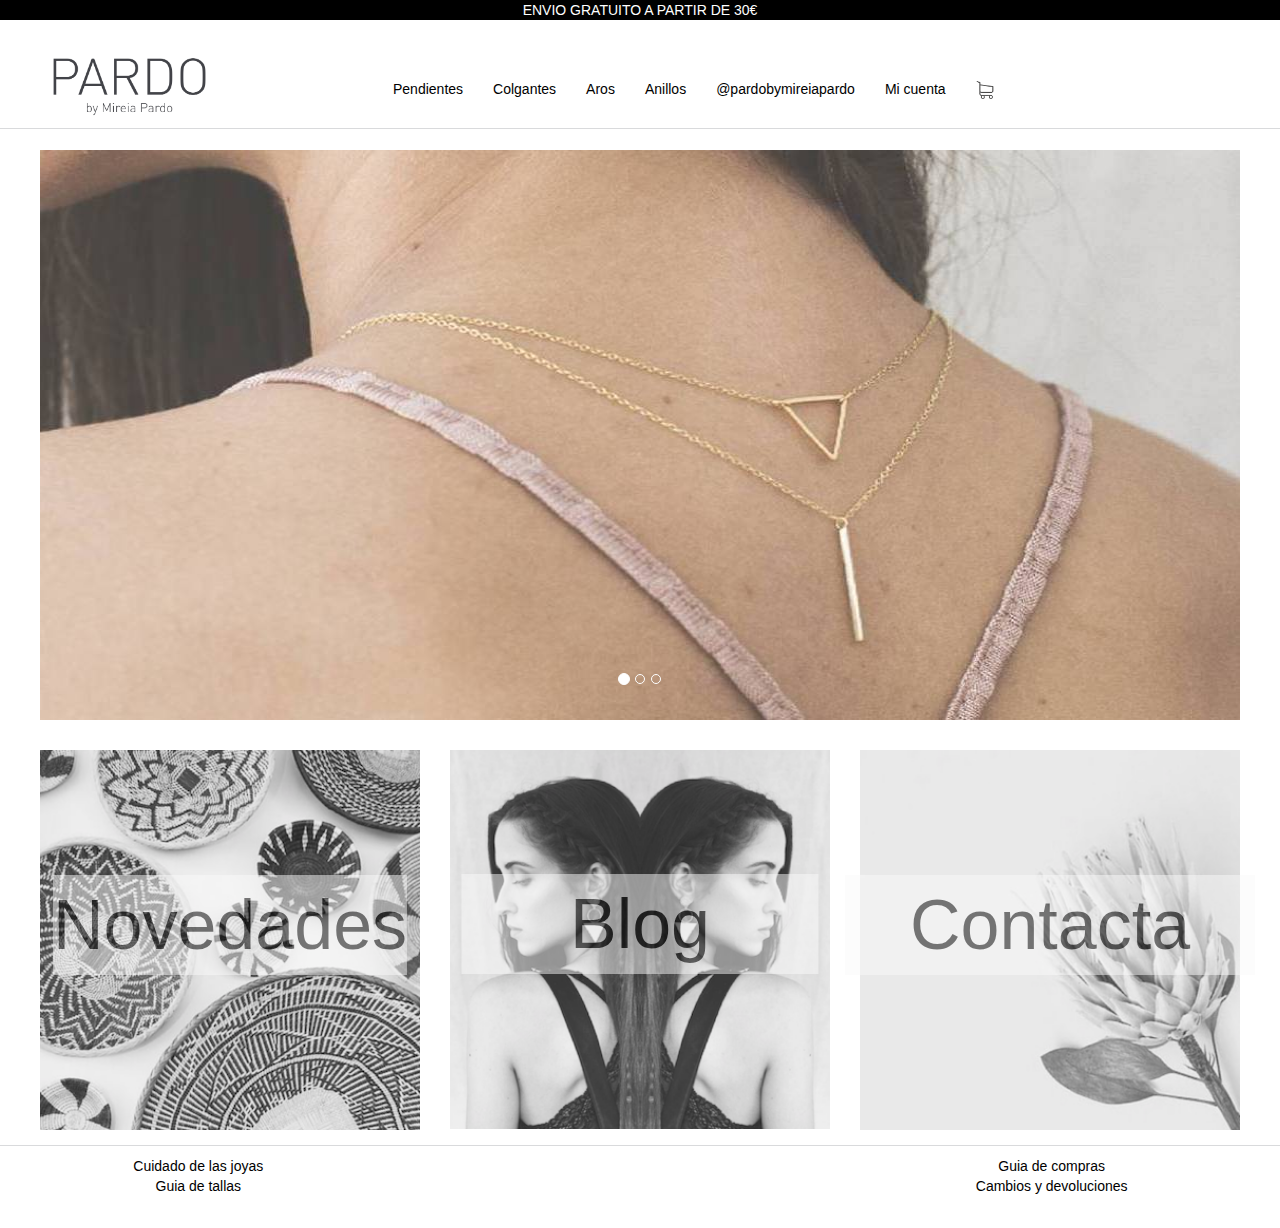
<file: index.html>
<!DOCTYPE html>
<html lang="en-us">

<head>
    <meta charset="UTF-8">
    <meta name="viewport" content="width=device-width, initial-scale=1.0">
    <meta http-equiv="X-UA-Compatible" content="ie=edge">
    <title>Pardo by Mireia</title>
    <link rel="stylesheet" href="dwcdn/css/bootstrap.min.css">
    <link rel="stylesheet" href="dwcdn/css/bootstrap-theme.min.css"> 
    <link rel="stylesheet" href="https://use.fontawesome.com/releases/v5.1.0/css/all.css" integrity="sha384-lKuwvrZot6UHsBSfcMvOkWwlCMgc0TaWr+30HWe3a4ltaBwTZhyTEggF5tJv8tbt" crossorigin="anonymous">
    <link rel="stylesheet" href="css/custom.css" type="text/css" />
</head>

<body>
    <div class="container body">
    <header id="header" class="navbar-fixed-top">
        <div class="banner ">
            <span>ENVIO GRATUITO A PARTIR DE 30€</span>
        </div>
        
        <div class="landing_navbar">
            <div class="row">
                <div class="col-sm-3 col-xs-3">
                    <div id="header_logo">
                            <a href="index.html" target="_self" class="has-category"><img class="logo img-responsive" src="images/logo/logo.png" alt="Pardo by Mireia Pardo" width="200" height="50"></a>
                    </div>
                </div>
                <ul class="nav navbar-nav megamenu">
                    <li class="part"><a href="pendientes.html" target="_self" class="has-category"><span class="menu-title">Pendientes</span></a></li>
                    <li class="part"><a href="colgantes.html" target="_self" class="has-category"><span class="menu-title">Colgantes</span></a></li>
                    <li class="part"><a href="aros.html" target="_self" class="has-category"><span class="menu-title">Aros</span></a></li>
                    <li class="part"><a href="anillos.html" target="_self" class="has-category"><span class="menu-title">Anillos</span></a></li>
                    <li class="part"><a href="shopinsta.html" target="_self" class="has-category"><span class="menu-title">@pardobymireiapardo</span></a></li>
                    <li class="part"><a href="micuenta.html" target="_self" class="has-category"><span class="menu-title"><i class="fas fa-user"></i> Mi cuenta</span></a></li>
                    <li class="part"><a href="cartex.html" target="_self" class="has-category"><span class="menu-title"><img class='cartmenu' src="images/cart/cart2.png" class='cartmenu' alt="carrito"></span></a></li>

                </ul>
                <div class="dropdown">
                    <button onclick="myFunction()" type="button" class="dropbtn navbar-toggle collapsed"
                    data-toggle="collapse"
                    data-target="#myCollapsingList">
                    <!--creates collapsed menu icon appearance-->
                    <span class="icon-bar"></span>
                    <span class="icon-bar"></span>
                    <span class="icon-bar"></span>
                </button>
                    <div id="myDropdown" class="dropdown-content">
                        <ul class="nav navbar-nav">
                                <li class="part"><a href="pendientes.html" target="_self" class="has-category"><span class="menu-title">Pendientes</span></a></li>
                                <li class="part"><a href="colgantes.html" target="_self" class="has-category"><span class="menu-title">Colgantes</span></a></li>
                                <li class="part"><a href="aros.html" target="_self" class="has-category"><span class="menu-title">Aros</span></a></li>
                                <li class="part"><a href="anillos.html" target="_self" class="has-category"><span class="menu-title">Anillos</span></a></li>
                                <li class="part"><a href="shopinsta.html" target="_self" class="has-category"><span class="menu-title">@pardobymireiapardo</span></a></li>
                                <li class="part"><a href="micuenta.html" target="_self" class="has-category"><span class="menu-title"><i class="fas fa-user"></i> Mi cuenta</span></a></li>
                                <li class="part"><a href="cartex.html" target="_self" class="has-category"><span class="menu-title"><img class='cartmenu' src="images/cart/cart2.png" alt="carrito"></span></a></li>

                        </ul>
                    </div>
                </div>
                <script>
                    /* When the user clicks on the button, 
                    toggle between hiding and showing the dropdown content */
                    function myFunction() {
                        document.getElementById("myDropdown").classList.toggle("show");
                    }
                    // Close the dropdown if the user clicks outside of it
                    window.onclick = function(event) {
                        if (!event.target.matches('.dropbtn')) {

                            var dropdowns = document.getElementsByClassName("dropdown-content");
                            var i;
                            for (i = 0; i < dropdowns.length; i++) {
                                var openDropdown = dropdowns[i];
                                if (openDropdown.classList.contains('show')) {
                                    openDropdown.classList.remove('show');
                                }
                            }
                        }
                    }
                </script>
            </div>
            <hr>
        </div>
    </header>
    <div class='navbar_adjust'></div>
    <div class="container main_content">
        <div class="row carousel_container">
            <div class="col-md-12">
                <!--SLIDING IMAGES-->
                <div id="carousel_id" class="carousel slide" data-ride="carousel">
                <!-- Indicators -->
                <ol class="carousel-indicators">
                    <li data-target="#carousel_id" data-slide-to="0" class="active"></li>
                    <li data-target="#carousel_id" data-slide-to="1"></li>
                    <li data-target="#carousel_id" data-slide-to="2"></li>
                </ol>
                <div class="carousel-inner" role="listbox">
                    <div class="item active">
                        <img src="images/carousel/carr1.jpg">
                    </div>
                    <div class="item">
                        <img src="images/carousel/carr2.jpg">
                    </div>
                    <div class="item">
                        <img src="images/carousel/carr3.jpg">
                    </div>
                </div>
            </div>
        </div>
        
        <div class="container b_w_img">
                <div class="row">
                    <div class="col-sm-4 bw" ><a href="novedades.html"><img id='bw1' src="images/bw_img/bw1.png" width='100%' alt=""><div class="bwtext">Novedades</div></a></div>
                    <div class="col-sm-4 bw" ><a href="blog.html"><img id='bw2' src="images/bw_img/bw2.png" width='100%' alt=""><div style='padding: 0px 1.55em;'class="bwtext">Blog</div></a></div>
                    <div class="col-sm-4 bw" ><a class='contact' href="#contactForm" target="_self" class="has-category"><img id='bw3' src="images/bw_img/bw3.png" width='100%' alt=""><div style='padding: 0px 1em;'class="bwtext">Contacta</div></a></div>
                </div>
        </div>
    </div>
    
</div>

<!--CONTACT FORM POP UP-->
<div class="container contactformbg">
    <div id="contactForm">
        <h1 class='cftitle'>¿Alguna duda?</h1>
        <h4 class='cftitle'>¡Escribenos!</h4>
            <form action='https://formspree.io/mboladop@gmail.com' method="POST">
                <input name="name" placeholder="Nombre" type="text" required />
                <input name="_replyto" placeholder="Email" type="email" required />
                <input name="message" placeholder="Tema" type="text" required />
                <textarea placeholder="Consulta"></textarea>
                <input class="btn btn-success formbtn" type="submit" />
                <input class="btn btn-success formbtn" type="reset" />
            </form>
    </div>
</div>
<!--END CONTACT FORM POP UP-->
    <footer>
        <div class="container footer">
                <hr>
        <div class="inside_footer row">
            <div class="col-sm-4">
                <a target="_blank" href="files/cuidado.pdf">Cuidado de las joyas</a> <br>
                <a target="_blank" href="files/tallas.pdf"> Guia de tallas</a>
            </div>
            <div class="col-sm-4">
                <a target="_blank" href="https://www.instagram.com/pardobymireiapardo" target="_self"><i class="fab fa-instagram fa-1x"></i></a>
                <a target="_blank" href="https://www.facebook.com/mireiapardo" target="_self"><i class="fab fa-facebook-f fa-1x"></i></a>
            </div>
            <div class="col-sm-4">
                <a target="_blank" href="files/compra.pdf"> Guia de compras</a> <br>
                <a target="_blank" href="files/cambios.pdf"> Cambios y devoluciones</a>
            </div>
        </div>
        </div>

    </footer>
</div>
<script type="text/javascript" src="dwcdn/js/jquery-3.3.1.min.js"></script>
<script type="text/javascript" src="dwcdn/js/bootstrap.min.js"></script>
<script>
$(document).ready(function(){
    $("#bw1").hover(
        function() {$(this).attr("src","images/bw_img/c1.png");},
        function() {$(this).attr("src","images/bw_img/bw1.png");
    });
    $("#bw2").hover(
        function() {$(this).attr("src","images/bw_img/c2.png");},
        function() {$(this).attr("src","images/bw_img/bw2.png");
    });
    $("#bw3").hover(
        function() {$(this).attr("src","images/bw_img/c3.png");},
        function() {$(this).attr("src","images/bw_img/bw3.png");
    });
    });

$(function() {

// contact form animations
$('.contact').click(function() {
    $('#contactForm').fadeToggle();
})
$(document).mouseup(function(e) {
    var container = $("#contactForm");

    if (!container.is(e.target) // if the target of the click isn't the container...
        &&
        container.has(e.target).length === 0) // ... nor a descendant of the container
    {
        container.fadeOut();
    }
});

});
</script>
</body>

</html>
</file>
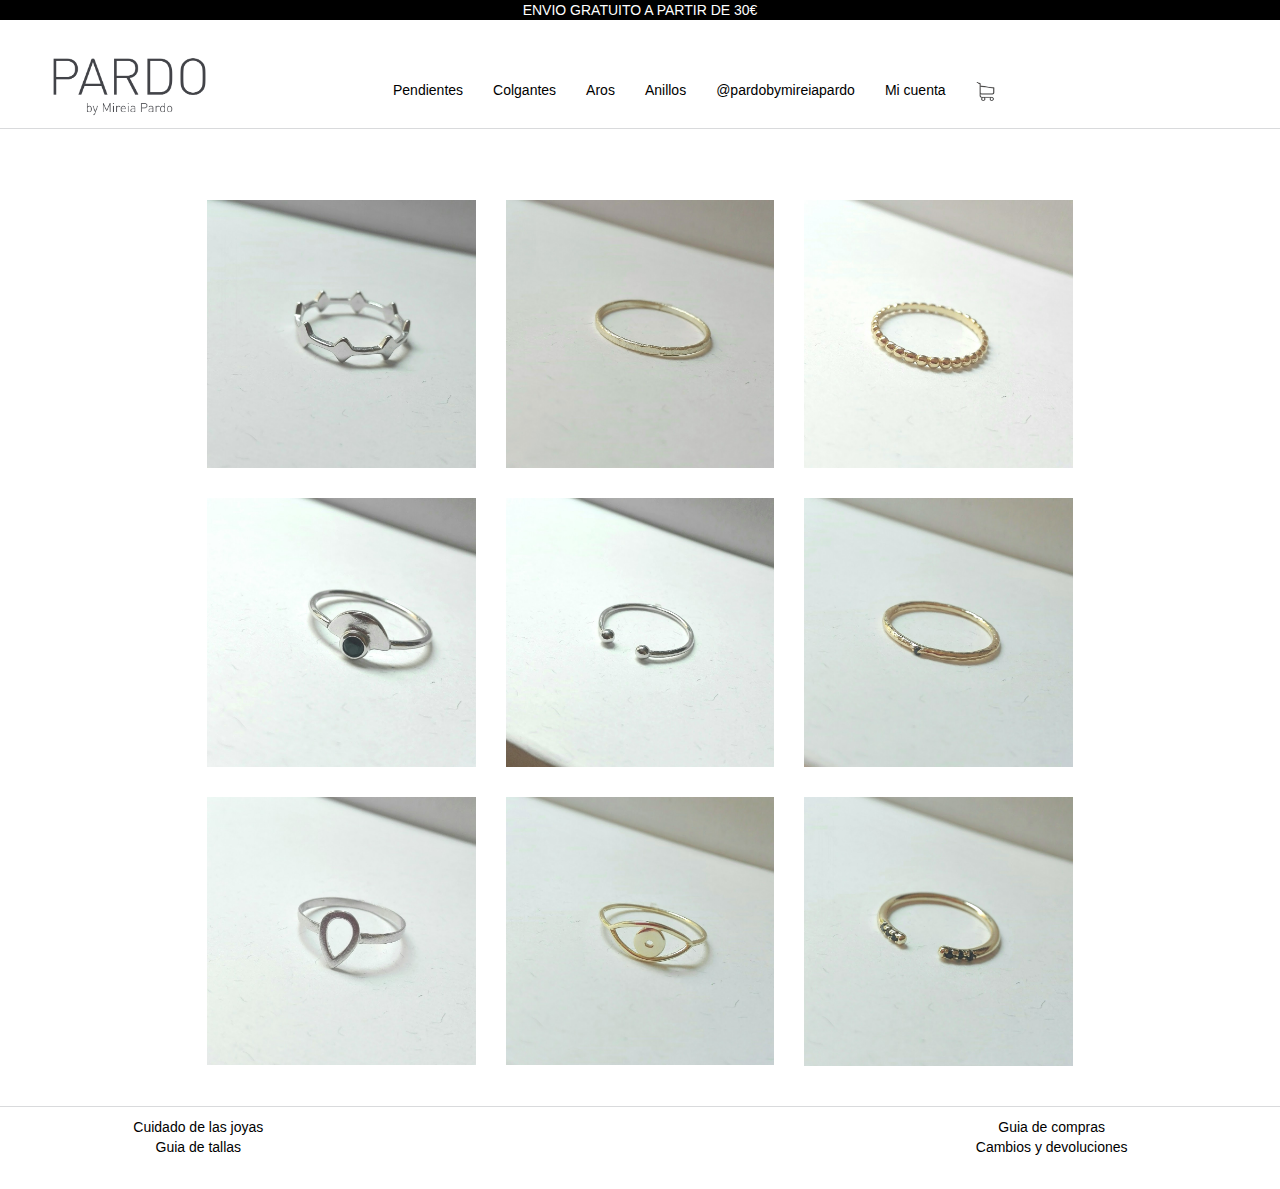
<file: anillos.html>
<!DOCTYPE html>
<html lang="en-us">

<head>
    <meta charset="UTF-8">
    <meta name="viewport" content="width=device-width, initial-scale=1.0">
    <meta http-equiv="X-UA-Compatible" content="ie=edge">
    <title>Pardo by Mireia</title>
    <link rel="stylesheet" href="dwcdn/css/bootstrap.min.css">
    <link rel="stylesheet" href="dwcdn/css/bootstrap-theme.min.css"> 
    <link rel="stylesheet" href="https://use.fontawesome.com/releases/v5.1.0/css/all.css" integrity="sha384-lKuwvrZot6UHsBSfcMvOkWwlCMgc0TaWr+30HWe3a4ltaBwTZhyTEggF5tJv8tbt" crossorigin="anonymous">
    <link rel="stylesheet" href="css/custom.css" type="text/css" />
</head>

<body>
    <div class="container body">
        <header id="header" class="navbar-fixed-top">
            <div class="banner hidden-xs hidden-sm">
                <span>ENVIO GRATUITO A PARTIR DE 30€</span>
            </div>
            <div class="landing_navbar">
                <div class="row">
                    <div class="col-sm-3 col-xs-3">
                        <div id="header_logo">
                            <a href="index.html" target="_self" class="has-category"><img class="logo img-responsive" src="images/logo/logo.png" alt="Pardo by Mireia Pardo" width="200" height="50"></a>
                        </div>
                        </div>
                    <ul class="nav navbar-nav megamenu">
                            <li class="part"><a href="pendientes.html" target="_self" class="has-category"><span class="menu-title">Pendientes</span></a></li>
                            <li class="part"><a href="colgantes.html" target="_self" class="has-category"><span class="menu-title">Colgantes</span></a></li>
                            <li class="part"><a href="aros.html" target="_self" class="has-category"><span class="menu-title">Aros</span></a></li>
                            <li class="part"><a href="anillos.html" target="_self" class="has-category"><span class="menu-title">Anillos</span></a></li>
                            <li class="part"><a href="shopinsta.html" target="_self" class="has-category"><span class="menu-title">@pardobymireiapardo</span></a></li>
                            <li class="part"><a href="micuenta.html" target="_self" class="has-category"><span class="menu-title"><i class="fas fa-user"></i> Mi cuenta</span></a></li>
                            <li class="part"><a href="cartex.html" target="_self" class="has-category"><span class="menu-title"><img   width="60%" src="images/cart/cart2.png" alt="carrito"></span></a></li>

                    </ul>
                    <div class="dropdown">
                        <button onclick="myFunction()" type="button" class="dropbtn navbar-toggle collapsed"
                        data-toggle="collapse"
                        data-target="#myCollapsingList">
                        <!--creates collapsed menu icon appearance-->
                        <span class="icon-bar"></span>
                        <span class="icon-bar"></span>
                        <span class="icon-bar"></span>
                    </button>
                        <div id="myDropdown" class="dropdown-content">
                            <ul class="nav navbar-nav">
                                    <li class="part"><a href="pendientes.html" target="_self" class="has-category"><span class="menu-title">Pendientes</span></a></li>
                                    <li class="part"><a href="colgantes.html" target="_self" class="has-category"><span class="menu-title">Colgantes</span></a></li>
                                    <li class="part"><a href="aros.html" target="_self" class="has-category"><span class="menu-title">Aros</span></a></li>
                                    <li class="part"><a href="anillos.html" target="_self" class="has-category"><span class="menu-title">Anillos</span></a></li>
                                    <li class="part"><a href="shopinsta.html" target="_self" class="has-category"><span class="menu-title">@pardobymireiapardo</span></a></li>
                                    <li class="part"><a href="micuenta.html" target="_self" class="has-category"><span class="menu-title"><i class="fas icons"></i> Mi cuenta</span></a></li>
                                    <li class="part"><a href="cartex.html" target="_self" class="has-category"><span class="menu-title"><img   width="60%" src="images/cart/cart2.png" alt="carrito"></span></a></li>

                            </ul>
                        </div>
                    </div>
                    <script>
                        /* When the user clicks on the button, 
                        toggle between hiding and showing the dropdown content */
                        function myFunction() {
                            document.getElementById("myDropdown").classList.toggle("show");
                        }
                        // Close the dropdown if the user clicks outside of it
                        window.onclick = function(event) {
                            if (!event.target.matches('.dropbtn')) {

                                var dropdowns = document.getElementsByClassName("dropdown-content");
                                var i;
                                for (i = 0; i < dropdowns.length; i++) {
                                    var openDropdown = dropdowns[i];
                                    if (openDropdown.classList.contains('show')) {
                                        openDropdown.classList.remove('show');
                                    }
                                }
                            }
                        }
                    </script>
                </div>
                <hr>
            </div>
        </header>
        <div class='navbar_adjust'></div>
        <div class="container instagram_layout">

        <div class="row top pend">
            <div class="col-sm-4 ig" >
                <div class="container yes">
                    <img src="images/anillos/1.jpg" width='100%' alt="">
                    <div class="overlay2">
                        <div class="icon">
                        <a href="#" title="Add to cart">
                            <img src="images/cart/prodcart2.png"  class="fa icons add" alt="Añadir al carrito">
                        </a>
                        <a href="product.html" title="Product Profile">
                            <img src="images/cart/note2.png"  class="fa icons" alt="">
                        </a>
                    </div>
                    </div>
                </div>
            </div>

            <div class="col-sm-4 ig">
                    <div class="container yes">
                        <img src="images/anillos/10.jpg" width='100%' alt="">
                        <div class="overlay2">
                            <div class="icon">
                            <a href="#" title="Add to cart">
                                <img src="images/cart/prodcart2.png"  class="fa icons add" alt="Añadir al carrito">
                            </a>
                            <a href="product.html" title="Product Profile">
                                <img src="images/cart/note2.png"  class="fa icons" alt="">
                            </a>
                        </div>
                        </div>
                    </div>
                </div>
        
            <div class="col-sm-4 ig">
                <div class="container yes">
                    <img src="images/anillos/3.jpg" width='100%' alt="">
                    <div class="overlay2">
                        <div class="icon">
                            <a href="#" title="Add to cart">
                                <img src="images/cart/prodcart2.png"  class="fa icons add" alt="Añadir al carrito">
                            </a>
                            <a href="product.html" title="Product Profile">
                                <img src="images/cart/note2.png"  class="fa icons" alt="">
                            </a>
                        </div>
                    </div>
                </div>
            </div>
        </div>

    <div class="row 2 pend">
            <div class="col-sm-4 ig">
                    <div class="container yes">
                        <img src="images/anillos/4.jpg" width='100%' alt="">
                        <div class="overlay2">
                            <div class="icon">
                            <a href="#" title="Add to cart">
                                <img src="images/cart/prodcart2.png"  class="fa icons add" alt="Añadir al carrito">
                            </a>
                            <a href="product.html" title="Product Profile">
                                <img src="images/cart/note2.png"  class="fa icons" alt="">
                            </a>
                        </div>
                        </div>
                    </div>
                </div>
            
        <div class="col-sm-4 ig">
                <div class="container yes">
                    <img src="images/anillos/5.jpg" width='100%' alt="">
                    <div class="overlay2">
                        <div class="icon">
                        <a href="#" title="Add to cart">
                            <img src="images/cart/prodcart2.png"  class="fa icons add" alt="Añadir al carrito">
                        </a>
                        <a href="product.html" title="Product Profile">
                            <img src="images/cart/note2.png"  class="fa icons" alt="">
                        </a>
                    </div>
                    </div>
                </div>
            </div>        
        <div class="col-sm-4 ig" >
            <div class="container yes">
                <img src="images/anillos/6.jpg" width='100%' alt="">
                <div class="overlay2">
                    <div class="icon">
                    <a href="#" title="Add to cart">
                        <img src="images/cart/prodcart2.png"  class="fa icons add" alt="Añadir al carrito">
                    </a>
                    <a href="product.html" title="Product Profile">
                        <img src="images/cart/note2.png"  class="fa icons" alt="">
                    </a>
                </div>
                </div>
            </div>
        </div>
    </div>
    
    <div class="row bottom pend">
            <div class="col-sm-4 ig">
                    <div class="container yes">
                        <img src="images/anillos/7.jpg" width='100%' alt="">
                        <div class="overlay2">
                            <div class="icon">
                            <a href="#" title="Add to cart">
                                <img src="images/cart/prodcart2.png"  class="fa icons add" alt="Añadir al carrito">
                            </a>
                            <a href="product.html" title="Product Profile">
                                <img src="images/cart/note2.png"  class="fa icons" alt="">
                            </a>
                        </div>
                        </div>
                    </div>
                </div>                
            <div class="col-sm-4 ig">
                <div class="container yes">
                    <img src="images/anillos/8.jpg" width='100%' alt="">
                    <div class="overlay2">
                        <div class="icon">
                        <a href="#" title="Add to cart">
                            <img src="images/cart/prodcart2.png"  class="fa icons add" alt="Añadir al carrito">
                        </a>
                        <a href="product.html" title="Product Profile">
                            <img src="images/cart/note2.png"  class="fa icons" alt="">
                        </a>
                    </div>
                    </div>
                </div>
            </div>
    
            <div class="col-sm-4 ig">
                    <div class="container yes">
                        <img src="images/anillos/9.jpg" width='100%' alt="">
                        <div class="overlay2">
                            <div class="icon">
                            <a href="#" title="Add to cart">
                                <img src="images/cart/prodcart2.png"  class="fa icons add" alt="Añadir al carrito">
                            </a>
                            <a href="product.html" title="Product Profile">
                                <img src="images/cart/note2.png"  class="fa icons" alt="">
                            </a>
                        </div>
                        </div>
                    </div>
                </div>    
            </div>
        </div>
        <footer>
        <div class="container footer">
                <hr>
        <div class="inside_footer row">
            <div class="col-sm-4">
                <a target="_blank" href="files/cuidado.pdf">Cuidado de las joyas</a> <br>
                <a target="_blank" href="files/tallas.pdf"> Guia de tallas</a>
            </div>
            <div class="col-sm-4">
                <a target="_blank" href="https://www.instagram.com/pardobymireiapardo" target="_self"><i class="fab fa-instagram fa-1x"></i></a>
                <a target="_blank" href="https://www.facebook.com/mireiapardo" target="_self"><i class="fab fa-facebook-f fa-1x"></i></a>
            </div>
            <div class="col-sm-4">
                <a target="_blank" href="files/compra.pdf"> Guia de compras</a> <br>
                <a target="_blank" href="files/cambios.pdf"> Cambios y devoluciones</a>
            </div>
        </div>
        </div>
    
        </footer>       
        
</div>
<script type="text/javascript" src="dwcdn/js/jquery-3.3.1.min.js"></script>
<script type="text/javascript" src="dwcdn/js/bootstrap.min.js"></script>
<script>
    $(document).ready(function(){
        $(".add").click(
            function() {$(this).attr("src","images/cart/prodcart2.png");},
            function() {$(this).attr("src","images/cart/cartadd2.png");
        });
    });
</script>
</body>
</html>
</file>
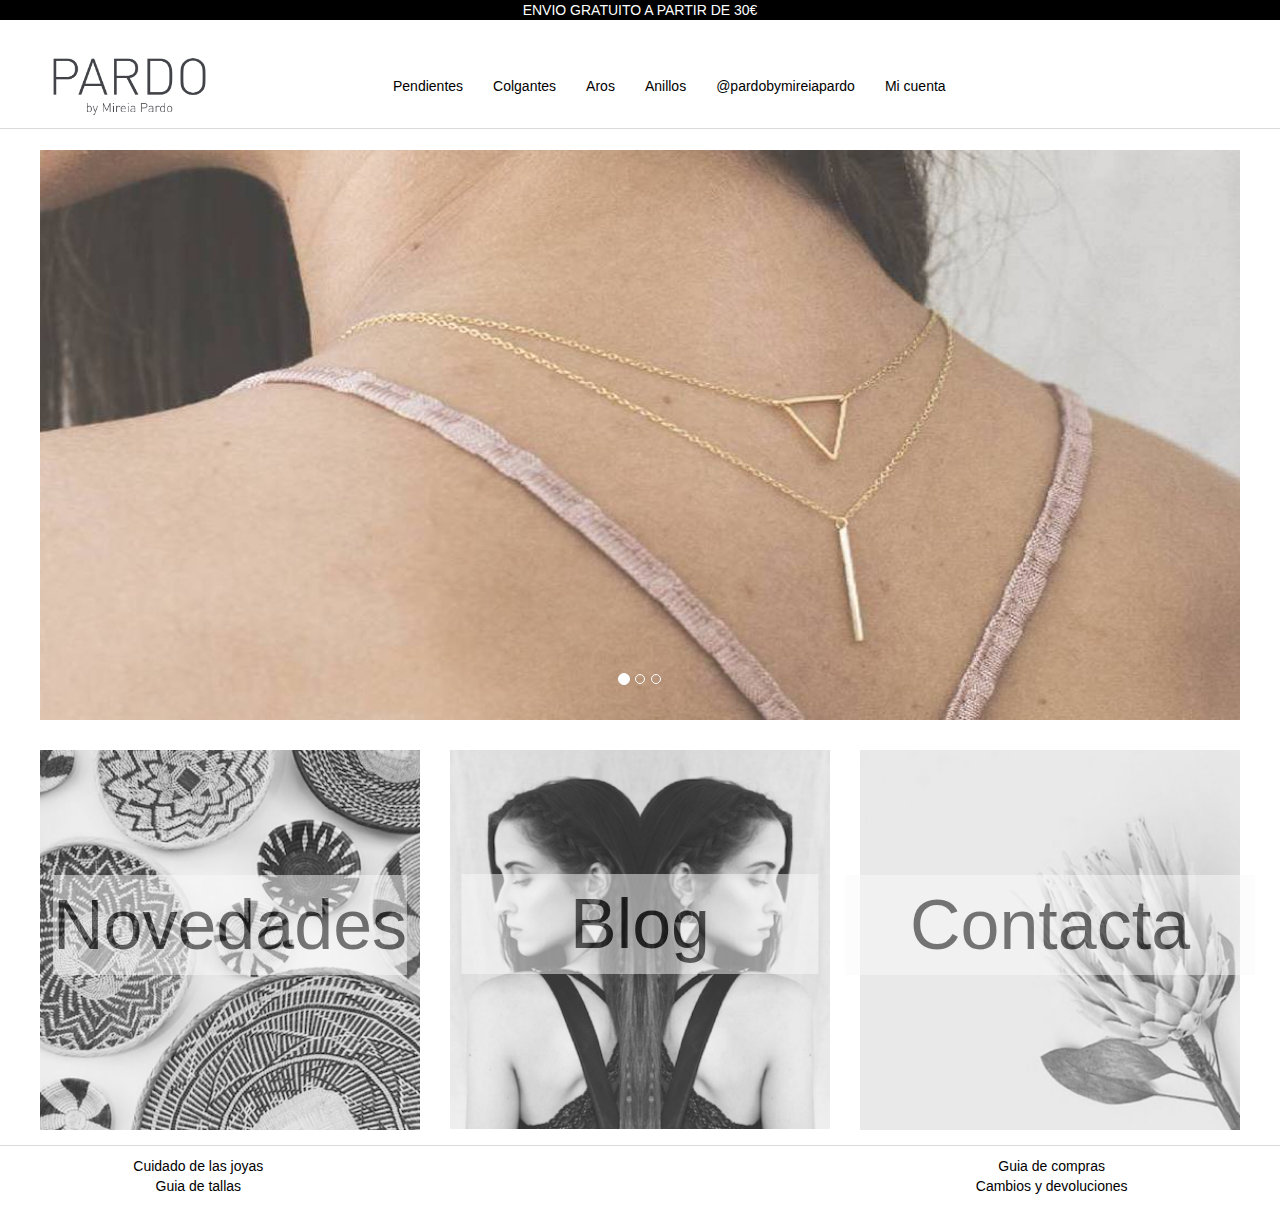
<file: base.html>
<!DOCTYPE html>
<html lang="en-us">

<head>
    <meta charset="UTF-8">
    <meta name="viewport" content="width=device-width, initial-scale=1.0">
    <meta http-equiv="X-UA-Compatible" content="ie=edge">
    <title>Pardo by Mireia</title>
    <link rel="stylesheet" href="dwcdn/css/bootstrap.min.css">
    <link rel="stylesheet" href="dwcdn/css/bootstrap-theme.min.css"> 
    <link rel="stylesheet" href="https://use.fontawesome.com/releases/v5.1.0/css/all.css" integrity="sha384-lKuwvrZot6UHsBSfcMvOkWwlCMgc0TaWr+30HWe3a4ltaBwTZhyTEggF5tJv8tbt" crossorigin="anonymous">
    <link rel="stylesheet" href="css/custom.css" type="text/css" />
</head>

<body>
    <div class="container body">
    <header id="header" class="navbar-fixed-top">
        <div class="banner ">
            <span>ENVIO GRATUITO A PARTIR DE 30€</span>
        </div>
        
        <div class="landing_navbar">
            <div class="row">
                <div class="col-sm-3 col-xs-3">
                    <div id="header_logo">
                            <a href="base.html" target="_self" class="has-category"><img class="logo img-responsive" src="images/logo/logo.png" alt="Pardo by Mireia Pardo" width="200" height="50"></a>
                    </div>
                </div>
                <ul class="nav navbar-nav megamenu">
                    <li class="part"><a href="pendientes.html" target="_self" class="has-category"><span class="menu-title">Pendientes</span></a></li>
                    <li class="part"><a href="colgantes.html" target="_self" class="has-category"><span class="menu-title">Colgantes</span></a></li>
                    <li class="part"><a href="aros.html" target="_self" class="has-category"><span class="menu-title">Aros</span></a></li>
                    <li class="part"><a href="anillos.html" target="_self" class="has-category"><span class="menu-title">Anillos</span></a></li>
                    <li class="part"><a href="shopinsta.html" target="_self" class="has-category"><span class="menu-title">@pardobymireiapardo</span></a></li>
                    <li class="part"><a href="micuenta.html" target="_self" class="has-category"><span class="menu-title"><i class="fas fa-user"></i> Mi cuenta</span></a></li>
                </ul>
                <div class="dropdown">
                    <button onclick="myFunction()" type="button" class="dropbtn navbar-toggle collapsed"
                    data-toggle="collapse"
                    data-target="#myCollapsingList">
                    <!--creates collapsed menu icon appearance-->
                    <span class="icon-bar"></span>
                    <span class="icon-bar"></span>
                    <span class="icon-bar"></span>
                </button>
                    <div id="myDropdown" class="dropdown-content">
                        <ul class="nav navbar-nav">
                                <li class="part"><a href="pendientes.html" target="_self" class="has-category"><span class="menu-title">Pendientes</span></a></li>
                                <li class="part"><a href="colgantes.html" target="_self" class="has-category"><span class="menu-title">Colgantes</span></a></li>
                                <li class="part"><a href="aros.html" target="_self" class="has-category"><span class="menu-title">Aros</span></a></li>
                                <li class="part"><a href="anillos.html" target="_self" class="has-category"><span class="menu-title">Anillos</span></a></li>
                                <li class="part"><a href="shopinsta.html" target="_self" class="has-category"><span class="menu-title">@pardobymireiapardo</span></a></li>
                                <li class="part"><a href="micuenta.html" target="_self" class="has-category"><span class="menu-title"><i class="fas fa-user"></i> Mi cuenta</span></a></li>
                        </ul>
                    </div>
                </div>
                <script>
                    /* When the user clicks on the button, 
                    toggle between hiding and showing the dropdown content */
                    function myFunction() {
                        document.getElementById("myDropdown").classList.toggle("show");
                    }
                    // Close the dropdown if the user clicks outside of it
                    window.onclick = function(event) {
                        if (!event.target.matches('.dropbtn')) {

                            var dropdowns = document.getElementsByClassName("dropdown-content");
                            var i;
                            for (i = 0; i < dropdowns.length; i++) {
                                var openDropdown = dropdowns[i];
                                if (openDropdown.classList.contains('show')) {
                                    openDropdown.classList.remove('show');
                                }
                            }
                        }
                    }
                </script>
            </div>
            <hr>
        </div>
    </header>
    <div class='navbar_adjust'></div>
    <div class="container main_content">
        <div class="row carousel_container">
            <div class="col-md-12">
                <!--SLIDING IMAGES-->
                <div id="carousel_id" class="carousel slide" data-ride="carousel">
                <!-- Indicators -->
                <ol class="carousel-indicators">
                    <li data-target="#carousel_id" data-slide-to="0" class="active"></li>
                    <li data-target="#carousel_id" data-slide-to="1"></li>
                    <li data-target="#carousel_id" data-slide-to="2"></li>
                </ol>
                <div class="carousel-inner" role="listbox">
                    <div class="item active">
                        <img src="images/carousel/carr1.jpg">
                    </div>
                    <div class="item">
                        <img src="images/carousel/carr2.jpg">
                    </div>
                    <div class="item">
                        <img src="images/carousel/carr3.jpg">
                    </div>
                </div>
                <!-- Controls -->
                <!-- <a class="left carousel-control" href="#carousel-example-generic" role="button" data-slide="prev">
                    <span class="glyphicon glyphicon-chevron-left" aria-hidden="true"></span>
                    <span class="sr-only">Previous</span>
                </a>
                <a class="right carousel-control" href="#carousel-example-generic" role="button" data-slide="next">
                    <span class="glyphicon glyphicon-chevron-right" aria-hidden="true"></span>
                    <span class="sr-only">Next</span>
                </a> -->
            </div>
        </div>
        
        <div class="container b_w_img">
                <div class="row">
                    <div class="col-sm-4 bw" ><a href="novedades.html"><img id='bw1' src="images/bw_img/bw1.png" width='100%' alt=""><div class="bwtext">Novedades</div></a></div>
                    <div class="col-sm-4 bw" ><a href="blog.html"><img id='bw2' src="images/bw_img/bw2.png" width='100%' alt=""><div style='padding: 0px 1.55em;'class="bwtext">Blog</div></a></div>
                    <div class="col-sm-4 bw" ><a href="#"><img id='bw3' src="images/bw_img/bw3.png" width='100%' alt=""><div style='padding: 0px 1em;'class="bwtext">Contacta</div></a></div>
                </div>
        </div>
    </div>
    
</div>


    <footer>
        <div class="container footer">
                <hr>
        <div class="inside_footer row">
            <div class="col-sm-4">
                <a target="_blank" href="files/cuidado.pdf">Cuidado de las joyas</a> <br>
                <a target="_blank" href="files/tallas.pdf"> Guia de tallas</a>
            </div>
            <div class="col-sm-4">
                <a target="_blank" href="https://www.instagram.com/pardobymireiapardo" target="_self"><i class="fab fa-instagram fa-1x"></i></a>
                <a target="_blank" href="https://www.facebook.com/mireiapardo" target="_self"><i class="fab fa-facebook-f fa-1x"></i></a>
            </div>
            <div class="col-sm-4">
                <a target="_blank" href="files/compra.pdf"> Guia de compras</a> <br>
                <a target="_blank" href="files/cambios.pdf"> Cambios y devoluciones</a>
            </div>
        </div>
        </div>

    </footer>
</div>
<script type="text/javascript" src="dwcdn/js/jquery-3.3.1.min.js"></script>
<script type="text/javascript" src="dwcdn/js/bootstrap.min.js"></script>
<script>
$(document).ready(function(){
    $("#bw1").hover(
        function() {$(this).attr("src","images/bw_img/c1.png");},
        function() {$(this).attr("src","images/bw_img/bw1.png");
    });
    $("#bw2").hover(
        function() {$(this).attr("src","images/bw_img/c2.png");},
        function() {$(this).attr("src","images/bw_img/bw2.png");
    });
    $("#bw3").hover(
        function() {$(this).attr("src","images/bw_img/c3.png");},
        function() {$(this).attr("src","images/bw_img/bw3.png");
    });
    });

</script>
</body>

</html>
</file>
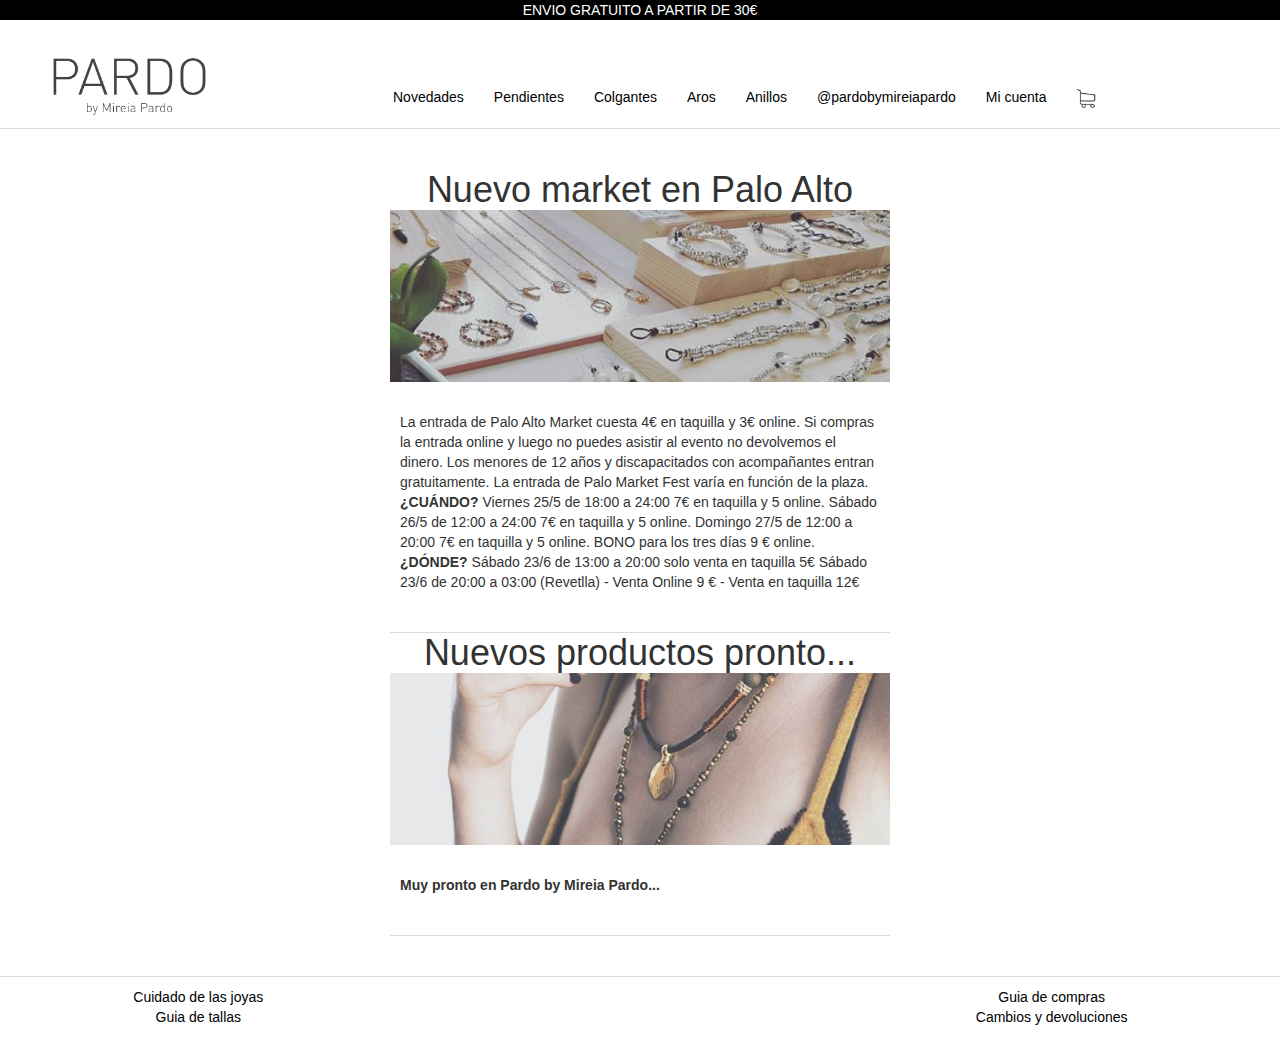
<file: blog.html>
<!DOCTYPE html>
<html lang="en-us">

<head>
    <meta charset="UTF-8">
    <meta name="viewport" content="width=device-width, initial-scale=1.0">
    <meta http-equiv="X-UA-Compatible" content="ie=edge">
    <title>Pardo by Mireia</title>
    <link rel="stylesheet" href="dwcdn/css/bootstrap.min.css">
    <link rel="stylesheet" href="dwcdn/css/bootstrap-theme.min.css"> 
    <link rel="stylesheet" href="https://use.fontawesome.com/releases/v5.1.0/css/all.css" integrity="sha384-lKuwvrZot6UHsBSfcMvOkWwlCMgc0TaWr+30HWe3a4ltaBwTZhyTEggF5tJv8tbt" crossorigin="anonymous">
    <link rel="stylesheet" href="css/custom.css" type="text/css" />
</head>

<body>
    <div class="container body">
    <header id="header" class="navbar-fixed-top">
        <div class="banner hidden-xs hidden-sm">
            <span>ENVIO GRATUITO A PARTIR DE 30€</span>
        </div>
        <div class="landing_navbar">
            <div class="row">
                <div class="col-sm-3 col-xs-3">
                    <div id="header_logo">
                        <a href="index.html" target="_self" class="has-category"><img class="logo img-responsive" src="images/logo/logo.png" alt="Pardo by Mireia Pardo" width="200" height="50"></a>                   
                    </div>
                </div>
                <ul class="nav navbar-nav megamenu">
                        <li class="part"><a href="novedades.html" target="_self" class="has-category"><span class="menu-title">Novedades</span></a></li>
                        <li class="part"><a href="pendientes.html" target="_self" class="has-category"><span class="menu-title">Pendientes</span></a></li>
                        <li class="part"><a href="colgantes.html" target="_self" class="has-category"><span class="menu-title">Colgantes</span></a></li>
                        <li class="part"><a href="aros.html" target="_self" class="has-category"><span class="menu-title">Aros</span></a></li>
                        <li class="part"><a href="anillos.html" target="_self" class="has-category"><span class="menu-title">Anillos</span></a></li>
                        <li class="part"><a href="shopinsta.html" target="_self" class="has-category"><span class="menu-title">@pardobymireiapardo</span></a></li>
                        <li class="part"><a href="micuenta.html" target="_self" class="has-category"><span class="menu-title"><i class="fas fa-user"></i> Mi cuenta</span></a></li>
                        <li class="part"><a href="cartex.html" target="_self" class="has-category"><span class="menu-title"><img   width="60%" src="images/cart/cart2.png" alt="carrito"></span></a></li>
                        
                </ul>
                <div class="dropdown">
                    <button onclick="myFunction()" type="button" class="dropbtn navbar-toggle collapsed"
                    data-toggle="collapse"
                    data-target="#myCollapsingList">
                    <!--creates collapsed menu icon appearance-->
                    <span class="icon-bar"></span>
                    <span class="icon-bar"></span>
                    <span class="icon-bar"></span>
                </button>
                    <div id="myDropdown" class="dropdown-content">
                        <ul class="nav navbar-nav">
                            <li class="part"><a href="novedades.html" target="_self" class="has-category"><span class="menu-title">Novedades</span></a></li>
                            <li class="part"><a href="pendientes.html" target="_self" class="has-category"><span class="menu-title">Pendientes</span></a></li>
                            <li class="part"><a href="colgantes.html" target="_self" class="has-category"><span class="menu-title">Colgantes</span></a></li>
                            <li class="part"><a href="aros.html" target="_self" class="has-category"><span class="menu-title">Aros</span></a></li>
                            <li class="part"><a href="anillos.html" target="_self" class="has-category"><span class="menu-title">Anillos</span></a></li>
                            <li class="part"><a href="shopinsta.html" target="_self" class="has-category"><span class="menu-title">@pardobymireiapardo</span></a></li>
                            <li class="part"><a href="micuenta.html" target="_self" class="has-category"><span class="menu-title"><i class="fas fa-user"></i> Mi cuenta</span></a></li>
                            <li class="part"><a href="cartex.html" target="_self" class="has-category"><span class="menu-title"><img   width="60%" src="images/cart/cart2.png" alt="carrito"></span></a></li>
                        </ul>
                    </div>
                </div>
                <script>
                    /* When the user clicks on the button, 
                    toggle between hiding and showing the dropdown content */
                    function myFunction() {
                        document.getElementById("myDropdown").classList.toggle("show");
                    }
                    // Close the dropdown if the user clicks outside of it
                    window.onclick = function(event) {
                        if (!event.target.matches('.dropbtn')) {

                            var dropdowns = document.getElementsByClassName("dropdown-content");
                            var i;
                            for (i = 0; i < dropdowns.length; i++) {
                                var openDropdown = dropdowns[i];
                                if (openDropdown.classList.contains('show')) {
                                    openDropdown.classList.remove('show');
                                }
                            }
                        }
                    }
                </script>
            </div>
            <hr>
        </div>
    </header>
    <div class='navbar_adjust'></div>
    <div class="container blog top bottom">
            
            <div class="post">
                <h1 class='title_blog'>Nuevo market en Palo Alto</h1>
                <img src="images/blog/market.png" class='postimg' alt="blogpost1">
                <p class='post_text'>
                        La entrada de Palo Alto Market cuesta 4€ en taquilla y 3€ online. Si compras la entrada online y luego no puedes asistir al evento no devolvemos el dinero. Los menores de 12 años y discapacitados con acompañantes entran gratuitamente. 
                        La entrada de Palo Market Fest varía en función de la plaza.
                        <br>
                        <strong>¿CUÁNDO?</strong>
                        Viernes 25/5 de 18:00 a 24:00 7€ en taquilla y 5 online.
                        Sábado 26/5 de 12:00 a 24:00 7€ en taquilla y 5 online.
                        Domingo 27/5 de 12:00 a 20:00 7€ en taquilla y 5 online.
                        BONO para los tres días 9 € online.
                        <br>
                        <strong>¿DÓNDE?</strong>
                        Sábado 23/6 de 13:00 a 20:00 solo venta en taquilla 5€
                        Sábado 23/6 de 20:00 a 03:00 (Revetlla) - Venta Online 9 € - Venta en taquilla 12€
                        </p>
                <hr>
            </div>
            
            <div class="post">
                <h1 class='title_blog'>Nuevos productos pronto...</h1>
                <img src="images/blog/laura.png" class='postimg' alt="blogpost2">
                <p class='post_text'><strong>Muy pronto en Pardo by Mireia Pardo...</strong></p>
                <hr>
            </div>
            
    </div>
    
    <footer>
        <div class="container footer">
                <hr>
        <div class="inside_footer row">
            <div class="col-sm-4">
                <a target="_blank" href="files/cuidado.pdf">Cuidado de las joyas</a> <br>
                <a target="_blank" href="files/tallas.pdf"> Guia de tallas</a>
            </div>
            <div class="col-sm-4">
                <a target="_blank" href="https://www.instagram.com/pardobymireiapardo" target="_self"><i class="fab fa-instagram fa-1x"></i></a>
                <a target="_blank" href="https://www.facebook.com/mireiapardo" target="_self"><i class="fab fa-facebook-f fa-1x"></i></a>
            </div>
            <div class="col-sm-4">
                <a target="_blank" href="files/compra.pdf"> Guia de compras</a> <br>
                <a target="_blank" href="files/cambios.pdf"> Cambios y devoluciones</a>
            </div>
        </div>
        </div>

    </footer>
</div>
<script type="text/javascript" src="dwcdn/js/jquery-3.3.1.min.js"></script>
<script type="text/javascript" src="dwcdn/js/bootstrap.min.js"></script>
</body>

</html>
</file>
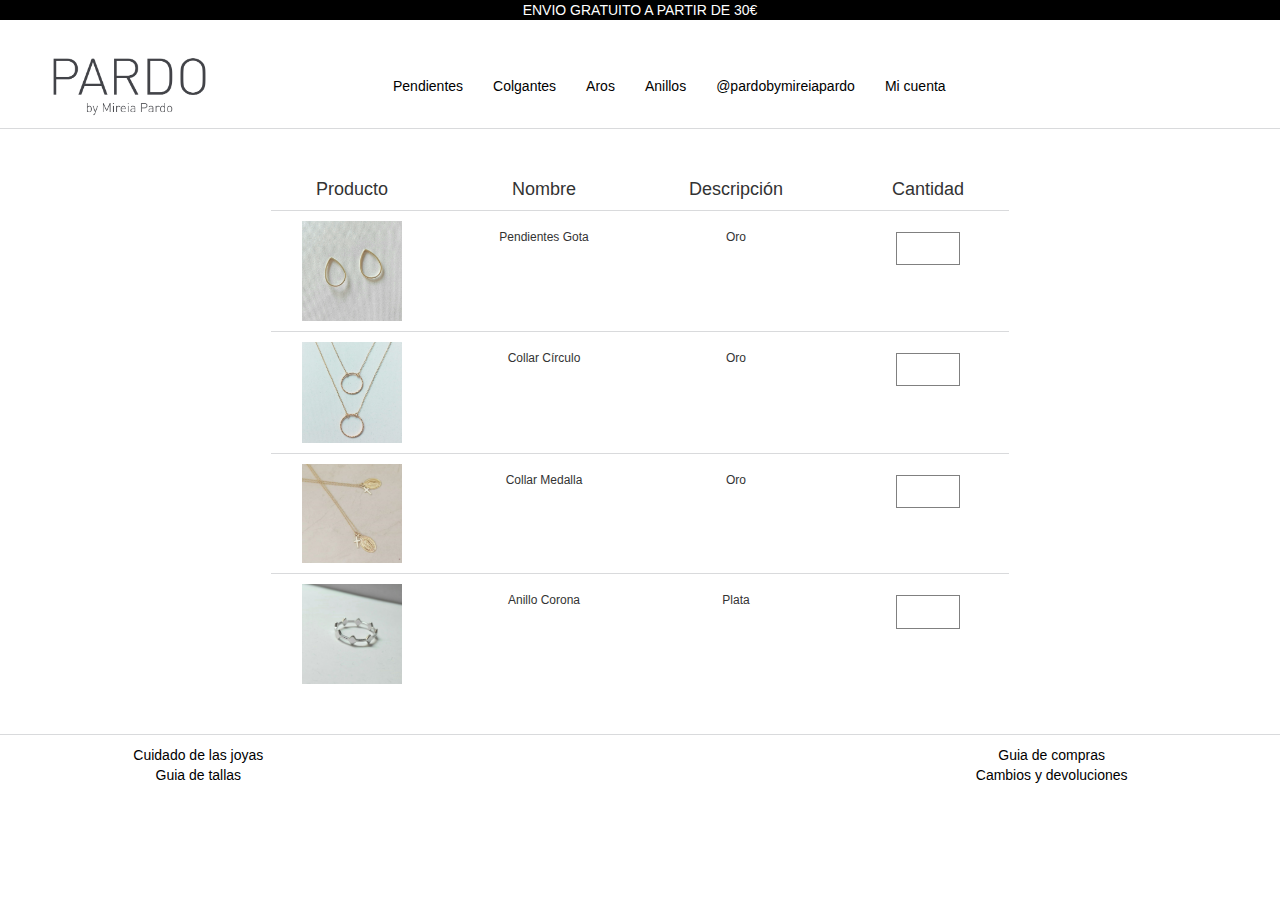
<file: cartex.html>
<!DOCTYPE html>
<html lang="en-us">

<head>
    <meta charset="UTF-8">
    <meta name="viewport" content="width=device-width, initial-scale=1.0">
    <meta http-equiv="X-UA-Compatible" content="ie=edge">
    <title>Pardo by Mireia</title>
    <link rel="stylesheet" href="dwcdn/css/bootstrap.min.css">
    <link rel="stylesheet" href="dwcdn/css/bootstrap-theme.min.css"> 
    <link rel="stylesheet" href="https://use.fontawesome.com/releases/v5.1.0/css/all.css" integrity="sha384-lKuwvrZot6UHsBSfcMvOkWwlCMgc0TaWr+30HWe3a4ltaBwTZhyTEggF5tJv8tbt" crossorigin="anonymous">
    <link rel="stylesheet" href="css/custom.css" type="text/css" />
</head>

<body>
    <div class="container body">
    <header id="header" class="navbar-fixed-top">
        <div class="banner ">
            <span>ENVIO GRATUITO A PARTIR DE 30€</span>
        </div>
        
        <div class="landing_navbar">
            <div class="row">
                <div class="col-sm-3 col-xs-3">
                    <div id="header_logo">
                            <a href="index.html" target="_self" class="has-category"><img class="logo img-responsive" src="images/logo/logo.png" alt="Pardo by Mireia Pardo" width="200" height="50"></a>
                    </div>
                </div>
                <ul class="nav navbar-nav megamenu">
                    <li class="part"><a href="pendientes.html" target="_self" class="has-category"><span class="menu-title">Pendientes</span></a></li>
                    <li class="part"><a href="colgantes.html" target="_self" class="has-category"><span class="menu-title">Colgantes</span></a></li>
                    <li class="part"><a href="aros.html" target="_self" class="has-category"><span class="menu-title">Aros</span></a></li>
                    <li class="part"><a href="anillos.html" target="_self" class="has-category"><span class="menu-title">Anillos</span></a></li>
                    <li class="part"><a href="shopinsta.html" target="_self" class="has-category"><span class="menu-title">@pardobymireiapardo</span></a></li>
                    <li class="part"><a href="micuenta.html" target="_self" class="has-category"><span class="menu-title"><i class="fas fa-user"></i> Mi cuenta</span></a></li>
                </ul>
                <div class="dropdown">
                    <button onclick="myFunction()" type="button" class="dropbtn navbar-toggle collapsed"
                    data-toggle="collapse"
                    data-target="#myCollapsingList">
                    <!--creates collapsed menu icon appearance-->
                    <span class="icon-bar"></span>
                    <span class="icon-bar"></span>
                    <span class="icon-bar"></span>
                </button>
                    <div id="myDropdown" class="dropdown-content">
                        <ul class="nav navbar-nav">
                                <li class="part"><a href="pendientes.html" target="_self" class="has-category"><span class="menu-title">Pendientes</span></a></li>
                                <li class="part"><a href="colgantes.html" target="_self" class="has-category"><span class="menu-title">Colgantes</span></a></li>
                                <li class="part"><a href="aros.html" target="_self" class="has-category"><span class="menu-title">Aros</span></a></li>
                                <li class="part"><a href="anillos.html" target="_self" class="has-category"><span class="menu-title">Anillos</span></a></li>
                                <li class="part"><a href="shopinsta.html" target="_self" class="has-category"><span class="menu-title">@pardobymireiapardo</span></a></li>
                                <li class="part"><a href="micuenta.html" target="_self" class="has-category"><span class="menu-title"><i class="fas fa-user"></i> Mi cuenta</span></a></li>
                        </ul>
                    </div>
                </div>
                <script>
                    /* When the user clicks on the button, 
                    toggle between hiding and showing the dropdown content */
                    function myFunction() {
                        document.getElementById("myDropdown").classList.toggle("show");
                    }
                    // Close the dropdown if the user clicks outside of it
                    window.onclick = function(event) {
                        if (!event.target.matches('.dropbtn')) {

                            var dropdowns = document.getElementsByClassName("dropdown-content");
                            var i;
                            for (i = 0; i < dropdowns.length; i++) {
                                var openDropdown = dropdowns[i];
                                if (openDropdown.classList.contains('show')) {
                                    openDropdown.classList.remove('show');
                                }
                            }
                        }
                    }
                </script>
            </div>
            <hr>
        </div>
    </header>
    <div class='navbar_adjust'></div>
    <div class="container p_in_cart">
           
            <div class="row incart top">
                    <div class="col-sm-3 col-xs-6">
                        <h4>Producto</h4>
                    </div>
                    <div class="col-sm-3 col-xs-3 cart_data">
                        <h4>Nombre</h4>
                    </div>
                    <div class="col-sm-3 col-xs-3 cart_data">
                        <h4>Descripción</h4>
                    </div>
                    <div class="col-sm-3 col-xs-6">
                        <h4>Cantidad</h4>
                    </div>
            </div>
            <hr>
            <div class="row p_in_cart">
                    <div class="col-sm-3 col-xs-6">
                        <img src="images/pendientes/1.jpeg" width='100px'alt="">
                    </div>
                    <div class="col-sm-3 ">
                        <h6 class ='cart_data'>Pendientes Gota</h6>
                    </div>
                    <div class="col-sm-3 ">
                        <h6 class ='cart_data'>Oro</h6>
                    </div>
                    <div class="col-sm-3 col-xs-6">
                        <input type="number" name="cantidad" class="qt_input" min="1" max="100"></input>
                    </div>
            </div>
            <hr>
            <div class="row p_in_cart">
                    <div class="col-sm-3 col-xs-6">
                        <img src="images/collares/1.png" width='100px'alt="">
                    </div>
                    <div class="col-sm-3">
                        <h6 class ='cart_data'>Collar Círculo</h6>
                    </div>
                    <div class="col-sm-3">
                        <h6 class ='cart_data'>Oro</h6>
                    </div>
                    <div class="col-sm-3 col-xs-6">
                        <input type="number" name="cantidad" class="qt_input" min="1" max="100"></input>
                    </div>
            </div>
            <hr>
            <div class="row p_in_cart">
                    <div class="col-sm-3 col-xs-6">
                        <img src="images/collares/5.png" width='100px'alt="">
                    </div>
                    <div class="col-sm-3 ">
                        <h6 class ='cart_data'>Collar Medalla</h6>
                    </div>
                    <div class="col-sm-3 ">
                        <h6 class ='cart_data'>Oro</h6>
                    </div>
                    <div class="col-sm-3 col-xs-6">
                        <input type="number" name="cantidad" class="qt_input" min="1" max="100"></input>
                    </div>
            </div>
            <hr>
            <div class="row p_in_cart bottom">
                    <div class="col-sm-3 col-xs-6">
                        <img src="images/anillos/1.jpg" width='100px'alt="">
                    </div>
                    <div class="col-sm-3 ">
                        <h6 class ='cart_data'>Anillo Corona</h6>
                    </div>
                    <div class="col-sm-3 ">
                        <h6 class ='cart_data'>Plata</h6>
                    </div>
                    <div class="col-sm-3 col-xs-6">
                        <input type="number" name="cantidad" class="qt_input" min="1" max="100"></input>
                    </div>
            </div>
    </div>


    <footer>
        <div class="container footer">
                <hr>
        <div class="inside_footer row">
            <div class="col-sm-4">
                <a target="_blank" href="files/cuidado.pdf">Cuidado de las joyas</a> <br>
                <a target="_blank" href="files/tallas.pdf"> Guia de tallas</a>
            </div>
            <div class="col-sm-4">
                <a target="_blank" href="https://www.instagram.com/pardobymireiapardo" target="_self"><i class="fab fa-instagram fa-1x"></i></a>
                <a target="_blank" href="https://www.facebook.com/mireiapardo" target="_self"><i class="fab fa-facebook-f fa-1x"></i></a>
            </div>
            <div class="col-sm-4">
                <a target="_blank" href="files/compra.pdf"> Guia de compras</a> <br>
                <a target="_blank" href="files/cambios.pdf"> Cambios y devoluciones</a>
            </div>
        </div>
        </div>

    </footer>
</div>
<script type="text/javascript" src="dwcdn/js/jquery-3.3.1.min.js"></script>
<script type="text/javascript" src="dwcdn/js/bootstrap.min.js"></script>
</body>

</html>
</file>
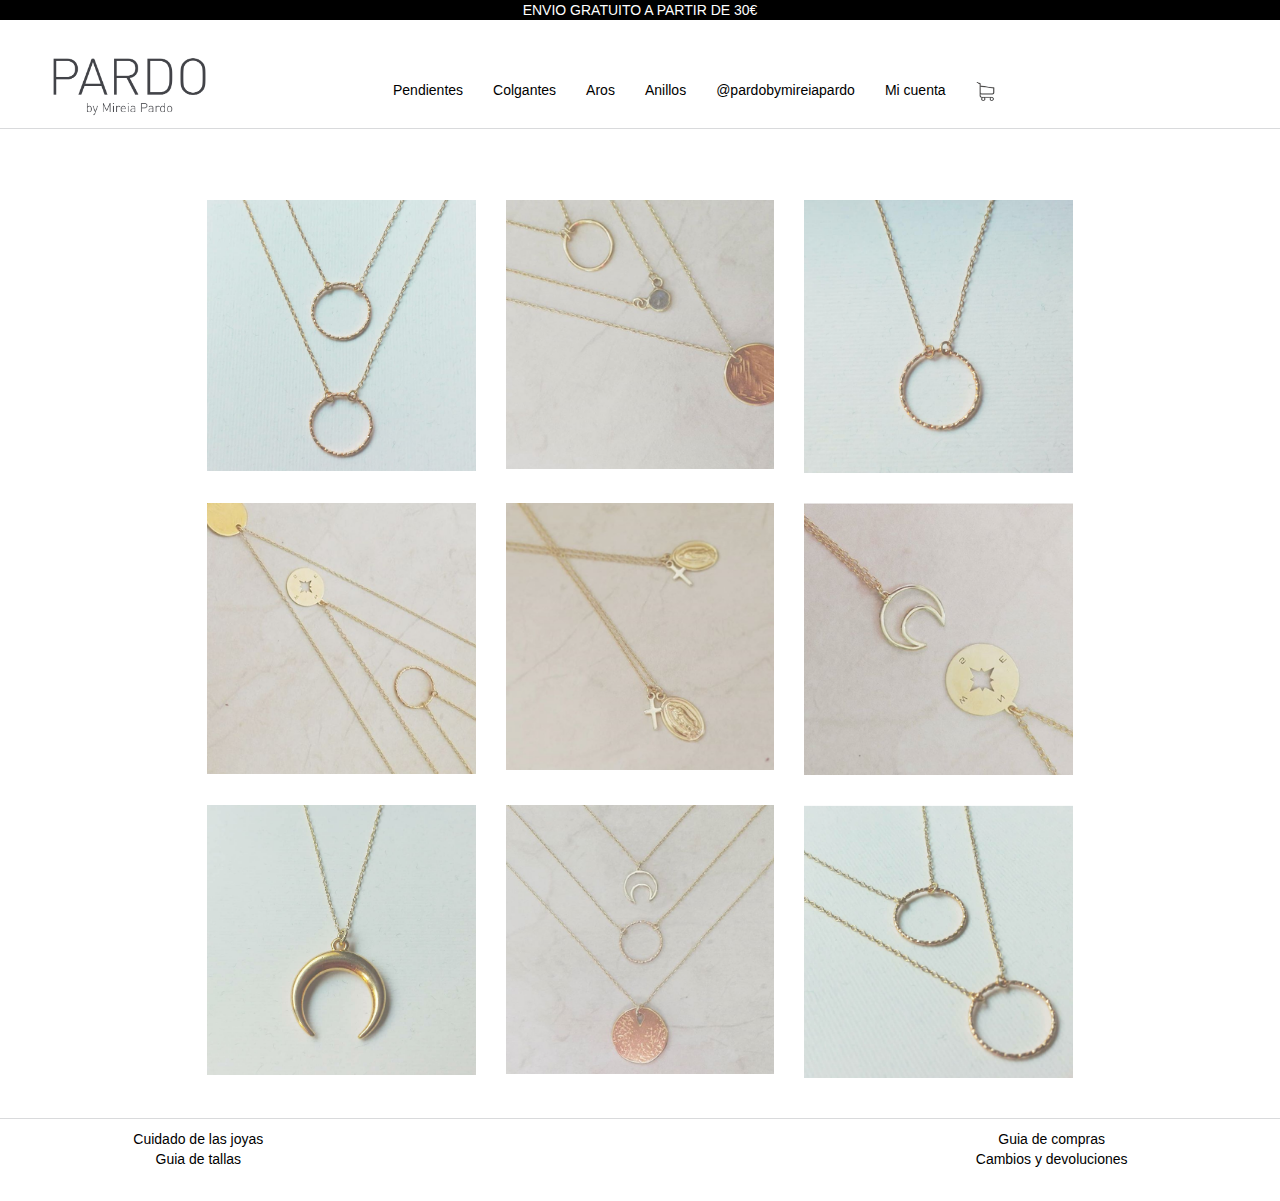
<file: colgantes.html>
<!DOCTYPE html>
<html lang="en-us">

<head>
    <meta charset="UTF-8">
    <meta name="viewport" content="width=device-width, initial-scale=1.0">
    <meta http-equiv="X-UA-Compatible" content="ie=edge">
    <title>Pardo by Mireia</title>
    <link rel="stylesheet" href="dwcdn/css/bootstrap.min.css">
    <link rel="stylesheet" href="dwcdn/css/bootstrap-theme.min.css"> 
    <link rel="stylesheet" href="https://use.fontawesome.com/releases/v5.1.0/css/all.css" integrity="sha384-lKuwvrZot6UHsBSfcMvOkWwlCMgc0TaWr+30HWe3a4ltaBwTZhyTEggF5tJv8tbt" crossorigin="anonymous">
    <link rel="stylesheet" href="css/custom.css" type="text/css" />
</head>

<body>
    <div class="container body">
    <header id="header" class="navbar-fixed-top">
        <div class="banner hidden-xs hidden-sm">
            <span>ENVIO GRATUITO A PARTIR DE 30€</span>
        </div>
        <div class="landing_navbar">
            <div class="row">
                <div class="col-sm-3 col-xs-3">
                    <div id="header_logo">
                        <a href="index.html" target="_self" class="has-category"><img class="logo img-responsive" src="images/logo/logo.png" alt="Pardo by Mireia Pardo" width="200" height="50"></a>                        
                    </div>
                </div>
                <ul class="nav navbar-nav megamenu">
                    <li class="part"><a href="pendientes.html" target="_self" class="has-category"><span class="menu-title">Pendientes</span></a></li>
                    <li class="part active"><a href="colgantes.html" target="_self" class="has-category"><span class="menu-title">Colgantes</span></a></li>
                    <li class="part"><a href="aros.html" target="_self" class="has-category"><span class="menu-title">Aros</span></a></li>
                    <li class="part"><a href="anillos.html" target="_self" class="has-category"><span class="menu-title">Anillos</span></a></li>
                    <li class="part"><a href="shopinsta.html" target="_self" class="has-category"><span class="menu-title">@pardobymireiapardo</span></a></li>
                    <li class="part"><a href="micuenta.html" target="_self" class="has-category"><span class="menu-title"><i class="fas fa-use"></i> Mi cuenta</span></a></li>
                    <li class="part"><a href="cartex.html" target="_self" class="has-category"><span class="menu-title"><img   width="60%" src="images/cart/cart2.png" alt="carrito"></span></a></li>

                </ul>
                <div class="dropdown">
                    <button onclick="myFunction()" type="button" class="dropbtn navbar-toggle collapsed"
                    data-toggle="collapse"
                    data-target="product.htmlmyCollapsingList">
                    <!--creates collapsed menu icon appearance-->
                    <span class="icon-bar"></span>
                    <span class="icon-bar"></span>
                    <span class="icon-bar"></span>
                </button>
                    <div id="myDropdown" class="dropdown-content">
                        <ul class="nav navbar-nav">
                            <li class="part"><a href="pendientes.html" target="_self" class="has-category"><span class="menu-title">Pendientes</span></a></li>
                            <li class="part active"><a href="colgantes.html" target="_self" class="has-category"><span class="menu-title">Colgantes</span></a></li>
                                    <li class="part"><a href="aros.html" target="_self" class="has-category"><span class="menu-title">Aros</span></a></li>
                            <li class="part"><a href="anillos.html" target="_self" class="has-category"><span class="menu-title">Anillos</span></a></li>
                            <li class="part"><a href="shopinsta.html" target="_self" class="has-category"><span class="menu-title">@pardobymireiapardo</span></a></li>
                            <li class="part"><a href="micuenta.html" target="_self" class="has-category"><span class="menu-title"><i class="fas fa-user"></i> Mi cuenta</span></a></li>
                            <li class="part"><a href="cartex.html" target="_self" class="has-category"><span class="menu-title"><img   width="60%" src="images/cart/cart2.png" alt="carrito"></span></a></li>

                        </ul>
                    </div>
                </div>
                <script>
                    /* When the user clicks on the button, 
                    toggle between hiding and showing the dropdown content */
                    function myFunction() {
                        document.getElementById("myDropdown").classList.toggle("show");
                    }
                    // Close the dropdown if the user clicks outside of it
                    window.onclick = function(event) {
                        if (!event.target.matches('.dropbtn')) {

                            var dropdowns = document.getElementsByClassName("dropdown-content");
                            var i;
                            for (i = 0; i < dropdowns.length; i++) {
                                var openDropdown = dropdowns[i];
                                if (openDropdown.classList.contains('show')) {
                                    openDropdown.classList.remove('show');
                                }
                            }
                        }
                    }
                </script>
            </div>
            <hr>
        </div>
    </header>
    <div class='navbar_adjust'></div>
    <div class="container instagram_layout">

        <div class="row top pend">
            <div class="col-sm-4 ig" >
                <div class="container yes">
                    <img src="images/collares/1.png" width='100%' alt="">
                    <div class="overlay2">
                        <div class="icon">
                        
                           <img src="images/cart/prodcart2.png"  class="fa icons add" alt="Añadir al carrito">
                        
                        <a href="product.html" title="Product Profile">
                            <img src="images/cart/note2.png"  class="fa icons" alt="">
                        </a>
                    </div>
                    </div>
                </div>
            </div>

            <div class="col-sm-4 ig">
                    <div class="container yes">
                        <img src="images/collares/2.png" width='100%' alt="">
                        <div class="overlay2">
                            <div class="icon">
                            
                               <img src="images/cart/prodcart2.png"  class="fa icons add" alt="Añadir al carrito">
                            
                            <a href="product.html" title="Product Profile">
                                <img src="images/cart/note2.png"  class="fa icons" alt="">
                            </a>
                            </div>
                        </div>
                    </div>
                </div>
        
            <div class="col-sm-4 ig">
                <div class="container yes">
                    <img src="images/collares/3.png" width='100%' alt="">
                    <div class="overlay2">
                        <div class="icon">
                            
                               <img src="images/cart/prodcart2.png"  class="fa icons add" alt="Añadir al carrito">
                            
                            <a href="product.html" title="Product Profile">
                                <img src="images/cart/note2.png"  class="fa icons" alt="">
                            </a>
                        </div>
                    </div>
                </div>
            </div>
        </div>
        <div class="row 2 pend">
                <div class="col-sm-4 ig" >
                    <div class="container yes">
                        <img src="images/collares/4.png" width='100%' alt="">
                        <div class="overlay2">
                            <div class="icon">
                            
                               <img src="images/cart/prodcart2.png"  class="fa icons add" alt="Añadir al carrito">
                            
                            <a href="product.html" title="Product Profile">
                                <img src="images/cart/note2.png"  class="fa icons" alt="">
                            </a>
                        </div>
                        </div>
                    </div>
                </div>
    
                <div class="col-sm-4 ig">
                        <div class="container yes">
                            <img src="images/collares/5.png" width='100%' alt="">
                            <div class="overlay2">
                                <div class="icon">
                                
                                   <img src="images/cart/prodcart2.png"  class="fa icons add" alt="Añadir al carrito">
                                
                                <a href="product.html" title="Product Profile">
                                    <img src="images/cart/note2.png"  class="fa icons" alt="">
                                </a>
                                </div>
                            </div>
                        </div>
                    </div>
            
                <div class="col-sm-4 ig">
                    <div class="container yes">
                        <img src="images/collares/6.png" width='100%' alt="">
                        <div class="overlay2">
                            <div class="icon">
                                
                                   <img src="images/cart/prodcart2.png"  class="fa icons add" alt="Añadir al carrito">
                                
                                <a href="product.html" title="Product Profile">
                                    <img src="images/cart/note2.png"  class="fa icons" alt="">
                                </a>
                            </div>
                        </div>
                    </div>
                </div>
            </div>
            <div class="row bottom pend">
                    <div class="col-sm-4 ig" >
                        <div class="container yes">
                            <img src="images/collares/7.png" width='100%' alt="">
                            <div class="overlay2">
                                <div class="icon">
                                
                                   <img src="images/cart/prodcart2.png"  class="fa icons add" alt="Añadir al carrito">
                                
                                <a href="product.html" title="Product Profile">
                                    <img src="images/cart/note2.png"  class="fa icons" alt="">
                                </a>
                            </div>
                            </div>
                        </div>
                    </div>
        
                    <div class="col-sm-4 ig">
                            <div class="container yes">
                                <img src="images/collares/8.png" width='100%' alt="">
                                <div class="overlay2">
                                    <div class="icon">
                                    
                                       <img src="images/cart/prodcart2.png"  class="fa icons add" alt="Añadir al carrito">
                                    
                                    <a href="product.html" title="Product Profile">
                                        <img src="images/cart/note2.png"  class="fa icons" alt="">
                                    </a>
                                    </div>
                                </div>
                            </div>
                        </div>
                
                    <div class="col-sm-4 ig">
                        <div class="container yes">
                            <img src="images/collares/9.png" width='100%' alt="">
                            <div class="overlay2">
                                <div class="icon">
                                    
                                       <img src="images/cart/prodcart2.png"  class="fa icons add" alt="Añadir al carrito">
                                    
                                    <a href="product.html" title="Product Profile">
                                        <img src="images/cart/note2.png"  class="fa icons" alt="">
                                    </a>
                                </div>
                            </div>
                        </div>
                    </div>
                </div>
    </div>


    <footer>
    <div class="container footer">
            <hr>
    <div class="inside_footer row">
        <div class="col-sm-4">
            <a target="_blank" href="files/cuidado.pdf">Cuidado de las joyas</a> <br>
            <a target="_blank" href="files/tallas.pdf"> Guia de tallas</a>
        </div>
        <div class="col-sm-4">
            <a target="_blank" href="https://www.instagram.com/pardobymireiapardo" target="_self"><i class="fab fa-instagram fa-1x"></i></a>
            <a target="_blank" href="https://www.facebook.com/mireiapardo" target="_self"><i class="fab fa-facebook-f fa-1x"></i></a>
        </div>
        <div class="col-sm-4">
            <a target="_blank" href="files/compra.pdf"> Guia de compras</a> <br>
            <a target="_blank" href="files/cambios.pdf"> Cambios y devoluciones</a>
        </div>
    </div>
    </div>

    </footer>      
</div>
<script type="text/javascript" src="dwcdn/js/jquery-3.3.1.min.js"></script>
<script type="text/javascript" src="dwcdn/js/bootstrap.min.js"></script>
<script>
        $(document).ready(function(){
            $(".add").click(
                function() {$(this).attr("src","images/cart/prodcart2.png");},
                function() {$(this).attr("src","images/cart/cartadd2.png");
            });
        });
    </script>
</body>

</html>
</file>
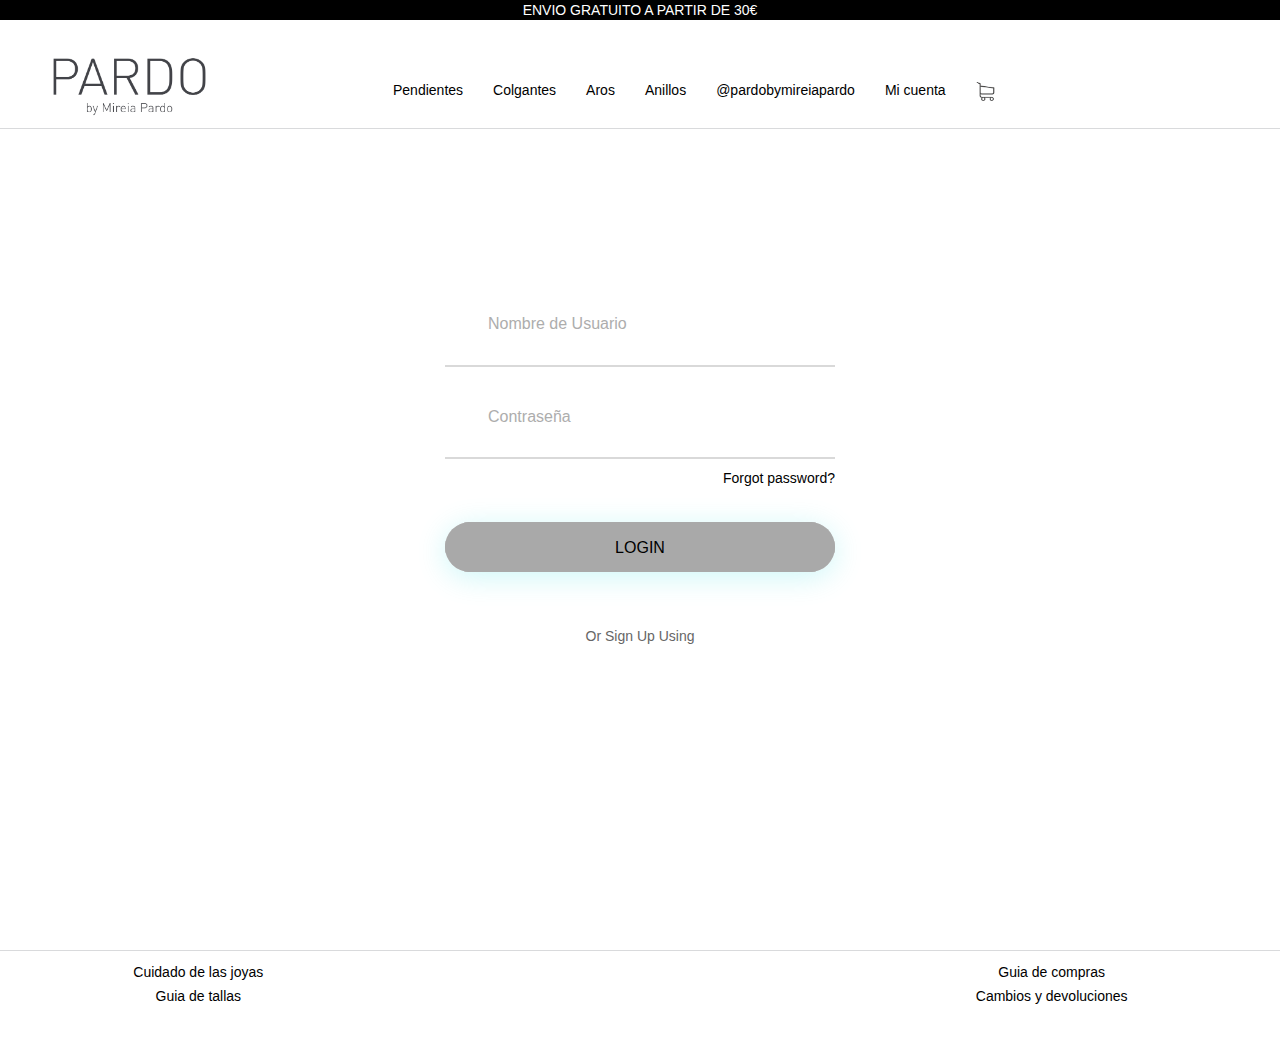
<file: micuenta.html>
<!DOCTYPE html>
<html lang="en-us">

<head>
    <meta charset="UTF-8">
    <meta name="viewport" content="width=device-width, initial-scale=1.0">
    <meta http-equiv="X-UA-Compatible" content="ie=edge">
    <title>Pardo by Mireia</title>
    <link rel="stylesheet" href="dwcdn/css/bootstrap.min.css">
    <link rel="stylesheet" href="dwcdn/css/bootstrap-theme.min.css"> 
    <link rel="stylesheet" href="https://use.fontawesome.com/releases/v5.1.0/css/all.css" integrity="sha384-lKuwvrZot6UHsBSfcMvOkWwlCMgc0TaWr+30HWe3a4ltaBwTZhyTEggF5tJv8tbt" crossorigin="anonymous">
    <link rel="stylesheet" type="text/css" href="css/login/util.css">
    <link rel="stylesheet" type="text/css" href="css/login/main.css">
    <link rel="stylesheet" href="css/custom.css" type="text/css" />
</head>

<body>
    <div class="container body">
    <header id="header" class="navbar-fixed-top">
        <div class="banner hidden-xs hidden-sm">
            <span>ENVIO GRATUITO A PARTIR DE 30€</span>
        </div>
        <div class="landing_navbar">
            <div class="row">
                <div class="col-sm-3 col-xs-3">
                    <div id="header_logo">
                        <a href="index.html" target="_self" class="has-category"><img class="logo img-responsive" src="images/logo/logo.png" alt="Pardo by Mireia Pardo" width="200" height="50"></a>                        
                    </div>
                </div>
                <ul class="nav navbar-nav megamenu micuenta_menu">
                        <li class="part"><a href="pendientes.html" target="_self" class="has-category"><span class="menu-title">Pendientes</span></a></li>
                        <li class="part"><a href="colgantes.html" target="_self" class="has-category"><span class="menu-title">Colgantes</span></a></li>
                        <li class="part"><a href="aros.html" target="_self" class="has-category"><span class="menu-title">Aros</span></a></li>
                        <li class="part"><a href="anillos.html" target="_self" class="has-category"><span class="menu-title">Anillos</span></a></li>
                        <li class="part"><a href="shopinsta.html" target="_self" class="has-category"><span class="menu-title">@pardobymireiapardo</span></a></li>
                        <li class="part active"><a href="micuenta.html" target="_self" class="has-category"><span class="menu-title"><i class="fas fa-user"></i> Mi cuenta</span></a></li>
                        <li class="part"><a href="cartex.html" target="_self" class="has-category"><span class="menu-title"><img   width="60%" src="images/cart/cart2.png" alt="carrito"></span></a></li>

                </ul>
                <div class="dropdown">
                    <button onclick="myFunction()" type="button" class="dropbtn navbar-toggle collapsed"
                    data-toggle="collapse"
                    data-target="#myCollapsingList">
                    <!--creates collapsed menu icon appearance-->
                    <span class="icon-bar"></span>
                    <span class="icon-bar"></span>
                    <span class="icon-bar"></span>
                </button>
                    <div id="myDropdown" class="dropdown-content">
                        <ul class="nav navbar-nav">
                                <li class="part"><a href="pendientes.html" target="_self" class="has-category"><span class="menu-title">Pendientes</span></a></li>
                                <li class="part"><a href="colgantes.html" target="_self" class="has-category"><span class="menu-title">Colgantes</span></a></li>
                                <li class="part"><a href="aros.html" target="_self" class="has-category"><span class="menu-title">Aros</span></a></li>
                                <li class="part"><a href="anillos.html" target="_self" class="has-category"><span class="menu-title">Anillos</span></a></li>
                                <li class="part"><a href="shopinsta.html" target="_self" class="has-category"><span class="menu-title">@pardobymireiapardo</span></a></li>
                                <li class="part active"><a href="micuenta.html" target="_self" class="has-category"><span class="menu-title"><i class="fas fa-user"></i> Mi cuenta</span></a></li>
                                <li class="part"><a href="cartex.html" target="_self" class="has-category"><span class="menu-title"><img   width="60%" src="images/cart/cart2.png" alt="carrito"></span></a></li>

                        </ul>
                    </div>
                </div>
                <script>
                    /* When the user clicks on the button, 
                    toggle between hiding and showing the dropdown content */
                    function myFunction() {
                        document.getElementById("myDropdown").classList.toggle("show");
                    }
                    // Close the dropdown if the user clicks outside of it
                    window.onclick = function(event) {
                        if (!event.target.matches('.dropbtn')) {

                            var dropdowns = document.getElementsByClassName("dropdown-content");
                            var i;
                            for (i = 0; i < dropdowns.length; i++) {
                                var openDropdown = dropdowns[i];
                                if (openDropdown.classList.contains('show')) {
                                    openDropdown.classList.remove('show');
                                }
                            }
                        }
                    }
                </script>
            </div>
            <hr>
        </div>
    </header>
    <div class='navbar_adjust_login'></div>
 <div class="container login">
    <div class="row">
        <div class="col-sm-6 col-sm-offset-3 col-xs-12">
            
                
                <div class="limiter">
                        <div class="container-login100">
                            <div class="wrap-login100 p-l-55 p-r-55 p-t-65 p-b-54">
                                <form class="login100-form validate-form">
                                    
                
                                    <div class="wrap-input100 validate-input m-b-23" data-validate = "Error!">
                                       
                                        <input class="input100" type="text" name="username" placeholder="Nombre de Usuario">
                                        <span class="focus-input100"></span>
                                    </div>
                
                                    <div class="wrap-input100 validate-input" data-validate="Error!">
                                        
                                        <input class="input100" type="password" name="pass" placeholder="Contraseña">
                                        <span class="focus-input100"></span>
                                    </div>
                                    
                                    <div class="text-right p-t-8 p-b-31">
                                        <a href="#">
                                            Forgot password?
                                        </a>
                                    </div>
                                    
                                    <div class="container-login100-form-btn">
                                        <div class="wrap-login100-form-btn">
                                            <div class="login100-form-bgbtn"></div>
                                            <button class="login100-form-btn">
                                                Login
                                            </button>
                                        </div>
                                    </div>
                
                                    <div class="txt1 text-center p-t-54 p-b-20">
                                        <span>
                                            Or Sign Up Using
                                        </span>
                                    </div>
                
                                    <div class="flex-c-m">
                                        <a href="#" class="login100-social-item">
                                            <i class="fab fa-facebook-f fa-1x"></i>
                                        </a>
                                    </div>
                                </form>
                            </div>
                        </div>
                    </div>
                    <div id="dropDownSelect1"></div>
        </div>
    </div>
</div>
    
<footer>
        <div class="container footer">
                <hr>
        <div class="inside_footer row">
            <div class="col-sm-4">
                <a target="_blank" href="files/cuidado.pdf">Cuidado de las joyas</a> <br>
                <a target="_blank" href="files/tallas.pdf"> Guia de tallas</a>
            </div>
            <div class="col-sm-4">
                <a target="_blank" href="https://www.instagram.com/pardobymireiapardo" target="_self"><i class="fab fa-instagram fa-1x"></i></a>
                <a target="_blank" href="https://www.facebook.com/mireiapardo" target="_self"><i class="fab fa-facebook-f fa-1x"></i></a>
            </div>
            <div class="col-sm-4">
                <a target="_blank" href="files/compra.pdf"> Guia de compras</a> <br>
                <a target="_blank" href="files/cambios.pdf"> Cambios y devoluciones</a>
            </div>
        </div>
        </div>

    </footer>
</div>
<script type="text/javascript" src="dwcdn/js/jquery-3.3.1.min.js"></script>
<script type="text/javascript" src="dwcdn/js/bootstrap.min.js"></script>
<script>
    
(function ($) {
    "use strict";


     /*==================================================================
    [ Focus input ]*/
    $('.input100').each(function(){
        $(this).on('blur', function(){
            if($(this).val().trim() != "") {
                $(this).addClass('has-val');
            }
            else {
                $(this).removeClass('has-val');
            }
        })    
    })
  
  
    /*==================================================================
    [ Validate ]*/
    var input = $('.validate-input .input100');

    $('.validate-form').on('submit',function(){
        var check = true;

        for(var i=0; i<input.length; i++) {
            if(validate(input[i]) == false){
                showValidate(input[i]);
                check=false;
            }
        }

        return check;
    });


    $('.validate-form .input100').each(function(){
        $(this).focus(function(){
           hideValidate(this);
        });
    });

    function validate (input) {
        if($(input).attr('type') == 'email' || $(input).attr('name') == 'email') {
            if($(input).val().trim().match(/^([a-zA-Z0-9_\-\.]+)@((\[[0-9]{1,3}\.[0-9]{1,3}\.[0-9]{1,3}\.)|(([a-zA-Z0-9\-]+\.)+))([a-zA-Z]{1,5}|[0-9]{1,3})(\]?)$/) == null) {
                return false;
            }
        }
        else {
            if($(input).val().trim() == ''){
                return false;
            }
        }
    }

    function showValidate(input) {
        var thisAlert = $(input).parent();

        $(thisAlert).addClass('alert-validate');
    }

    function hideValidate(input) {
        var thisAlert = $(input).parent();

        $(thisAlert).removeClass('alert-validate');
    }
    
    

})(jQuery);
</script>
</body>

</html>
</file>
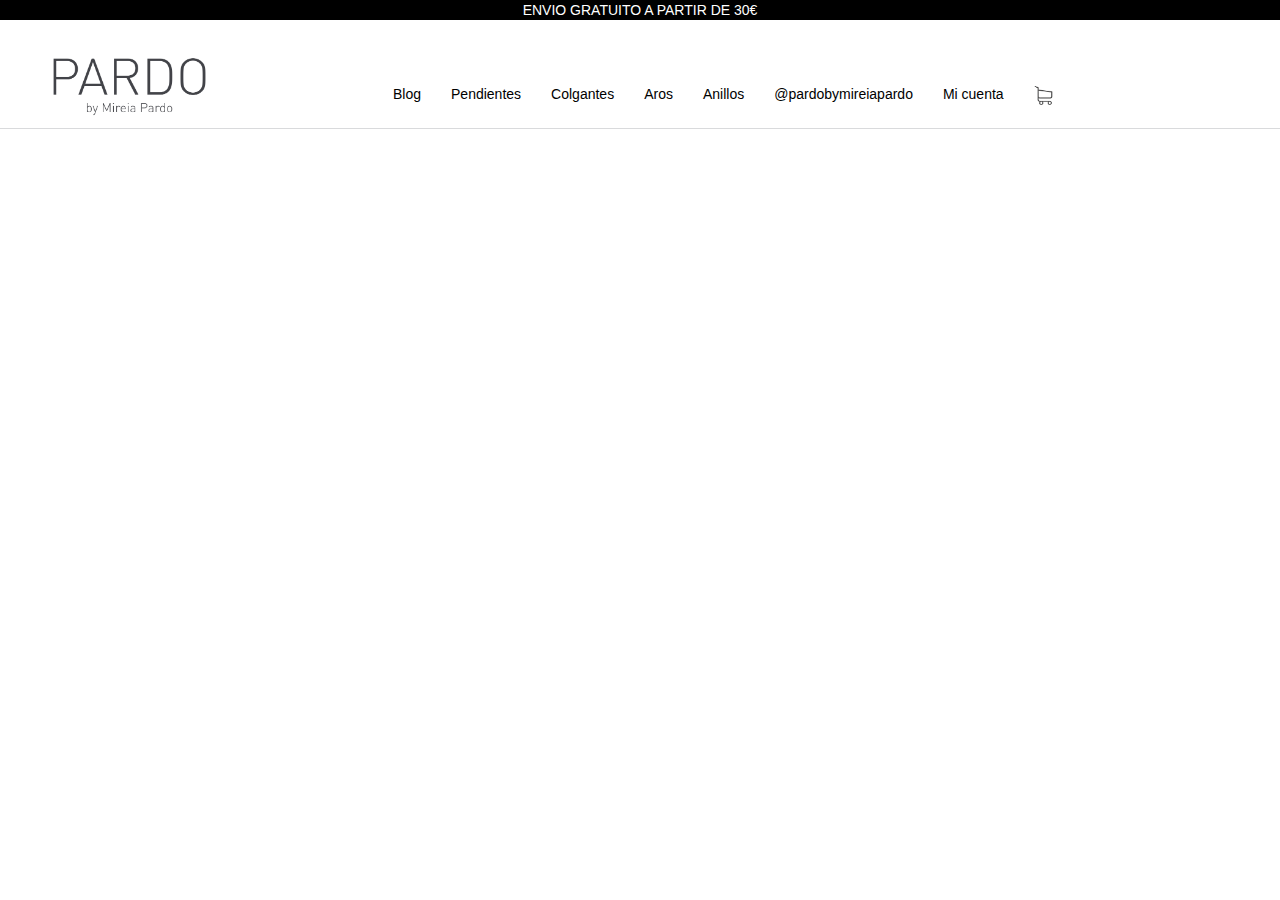
<file: novedades.html>
<!DOCTYPE html>
<html lang="en-us">

<head>
    <meta charset="UTF-8">
    <meta name="viewport" content="width=device-width, initial-scale=1.0">
    <meta http-equiv="X-UA-Compatible" content="ie=edge">
    <title>Pardo by Mireia</title>
    <link rel="stylesheet" href="dwcdn/css/bootstrap.min.css">
    <link rel="stylesheet" href="dwcdn/css/bootstrap-theme.min.css"> 
    <link rel="stylesheet" href="https://use.fontawesome.com/releases/v5.1.0/css/all.css" integrity="sha384-lKuwvrZot6UHsBSfcMvOkWwlCMgc0TaWr+30HWe3a4ltaBwTZhyTEggF5tJv8tbt" crossorigin="anonymous">
    <link rel="stylesheet" href="css/custom.css" type="text/css" />
</head>

<body>
    <div class="container body">
    <header id="header" class="navbar-fixed-top">
        <div class="banner hidden-xs hidden-sm">
            <span>ENVIO GRATUITO A PARTIR DE 30€</span>
        </div>
        <div class="landing_navbar">
            <div class="row">
                <div class="col-sm-3 col-xs-3">
                    <div id="header_logo">
                        <a href="index.html" target="_self" class="has-category"><img class="logo img-responsive" src="images/logo/logo.png" alt="Pardo by Mireia Pardo" width="200" height="50"></a>                        </div>
                    
                </div>
                <ul class="nav navbar-nav megamenu">
                        <li class="part"><a href="blog.html" target="_self" class="has-category"><span class="menu-title">Blog</span></a></li>
                        <li class="part"><a href="pendientes.html" target="_self" class="has-category"><span class="menu-title">Pendientes</span></a></li>
                        <li class="part"><a href="colgantes.html" target="_self" class="has-category"><span class="menu-title">Colgantes</span></a></li>
                        <li class="part"><a href="aros.html" target="_self" class="has-category"><span class="menu-title">Aros</span></a></li>
                        <li class="part"><a href="anillos.html" target="_self" class="has-category"><span class="menu-title">Anillos</span></a></li>
                        <li class="part"><a href="shopinsta.html" target="_self" class="has-category"><span class="menu-title">@pardobymireiapardo</span></a></li>
                        <li class="part"><a href="micuenta.html" target="_self" class="has-category"><span class="menu-title"><i class="fas fa-user"></i> Mi cuenta</span></a></li>
                        <li class="part"><a href="cartex.html" target="_self" class="has-category"><span class="menu-title"><img   width="60%" src="images/cart/cart2.png" alt="carrito"></span></a></li>

                </ul>
                <div class="dropdown">
                    <button onclick="myFunction()" type="button" class="dropbtn navbar-toggle collapsed"
                    data-toggle="collapse"
                    data-target="#myCollapsingList">
                    <!--creates collapsed menu icon appearance-->
                    <span class="icon-bar"></span>
                    <span class="icon-bar"></span>
                    <span class="icon-bar"></span>
                </button>
                    <div id="myDropdown" class="dropdown-content">
                        <ul class="nav navbar-nav">
                                <li class="part"><a href="blog.html" target="_self" class="has-category"><span class="menu-title">Blog</span></a></li>
                                <li class="part"><a href="pendientes.html" target="_self" class="has-category"><span class="menu-title">Pendientes</span></a></li>
                                <li class="part"><a href="colgantes.html" target="_self" class="has-category"><span class="menu-title">Colgantes</span></a></li>
                                <li class="part"><a href="aros.html" target="_self" class="has-category"><span class="menu-title">Aros</span></a></li>
                                <li class="part"><a href="anillos.html" target="_self" class="has-category"><span class="menu-title">Anillos</span></a></li>
                                <li class="part"><a href="shopinsta.html" target="_self" class="has-category"><span class="menu-title">@pardobymireiapardo</span></a></li>
                                <li class="part"><a href="micuenta.html" target="_self" class="has-category"><span class="menu-title"><i class="fas fa-user"></i> Mi cuenta</span></a></li>
                                <li class="part"><a href="cartex.html" target="_self" class="has-category"><span class="menu-title"><img   width="60%" src="images/cart/cart2.png" alt="carrito"></span></a></li>

                        </ul>
                    </div>
                </div>
                <script>
                    /* When the user clicks on the button, 
                    toggle between hiding and showing the dropdown content */
                    function myFunction() {
                        document.getElementById("myDropdown").classList.toggle("show");
                    }
                    // Close the dropdown if the user clicks outside of it
                    window.onclick = function(event) {
                        if (!event.target.matches('.dropbtn')) {

                            var dropdowns = document.getElementsByClassName("dropdown-content");
                            var i;
                            for (i = 0; i < dropdowns.length; i++) {
                                var openDropdown = dropdowns[i];
                                if (openDropdown.classList.contains('show')) {
                                    openDropdown.classList.remove('show');
                                }
                            }
                        }
                    }
                </script>
            </div>
            <hr>
        </div>
    </header>

    
    </footer>
</div>
<script type="text/javascript" src="dwcdn/js/jquery-3.3.1.min.js"></script>
<script type="text/javascript" src="dwcdn/js/bootstrap.min.js"></script>
</body>

</html>
</file>
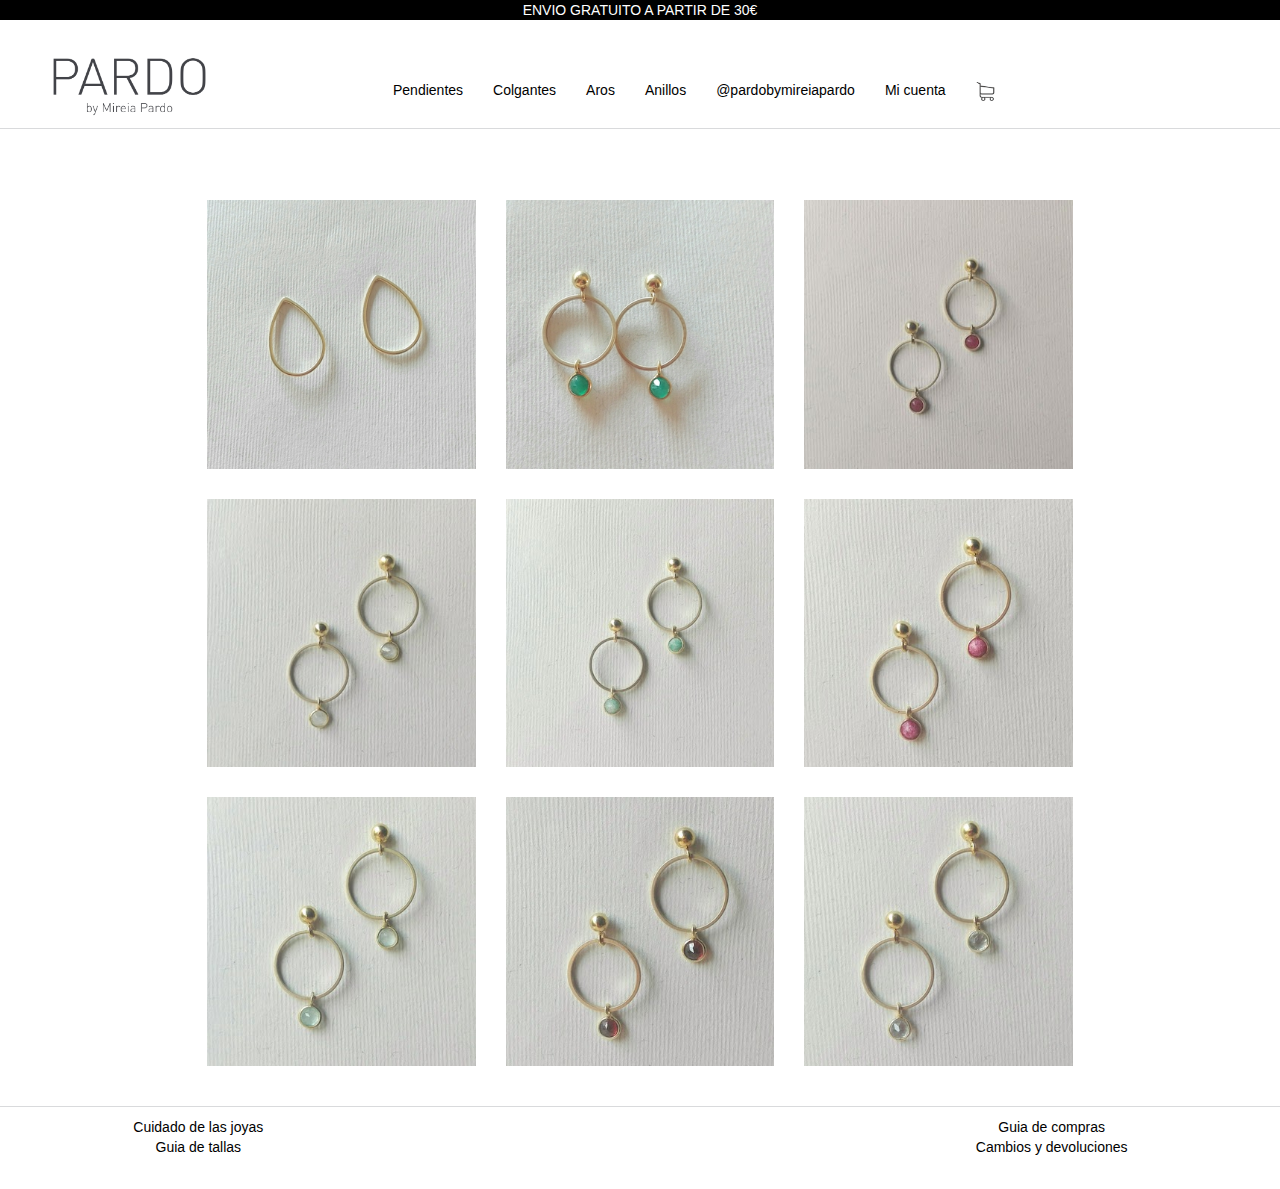
<file: pendientes.html>
<!DOCTYPE html>
<html lang="en-us">

<head>
    <meta charset="UTF-8">
    <meta name="viewport" content="width=device-width, initial-scale=1.0">
    <meta http-equiv="X-UA-Compatible" content="ie=edge">
    <title>Pardo by Mireia</title>
    <link rel="stylesheet" href="dwcdn/css/bootstrap.min.css">
    <link rel="stylesheet" href="dwcdn/css/bootstrap-theme.min.css"> 
    <link rel="stylesheet" href="https://use.fontawesome.com/releases/v5.1.0/css/all.css" integrity="sha384-lKuwvrZot6UHsBSfcMvOkWwlCMgc0TaWr+30HWe3a4ltaBwTZhyTEggF5tJv8tbt" crossorigin="anonymous">
    <link rel="stylesheet" href="css/custom.css" type="text/css" />
</head>

<body>
    <div class="container body">
        <header id="header" class="navbar-fixed-top">
            <div class="banner hidden-xs hidden-sm">
                <span>ENVIO GRATUITO A PARTIR DE 30€</span>
            </div>
            <div class="landing_navbar">
                <div class="row">
                    <div class="col-sm-3 col-xs-3">
                        <div id="header_logo">
                            <a href="index.html" target="_self" class="has-category"><img class="logo img-responsive" src="images/logo/logo.png" alt="Pardo by Mireia Pardo" width="200" height="50"></a>
                        </div>
                        </div>
                    <ul class="nav navbar-nav megamenu">
                            <li class="part active"><a href="pendientes.html" target="_self" class="has-category"><span class="menu-title">Pendientes</span></a></li>
                            <li class="part"><a href="colgantes.html" target="_self" class="has-category"><span class="menu-title">Colgantes</span></a></li>
                            <li class="part"><a href="aros.html" target="_self" class="has-category"><span class="menu-title">Aros</span></a></li>
                            <li class="part"><a href="anillos.html" target="_self" class="has-category"><span class="menu-title">Anillos</span></a></li>
                            <li class="part"><a href="shopinsta.html" target="_self" class="has-category"><span class="menu-title">@pardobymireiapardo</span></a></li>
                            <li class="part"><a href="micuenta.html" target="_self" class="has-category"><span class="menu-title"><i class="fas fa-user"></i> Mi cuenta</span></a></li>
                            <li class="part"><a href="cartex.html" target="_self" class="has-category"><span class="menu-title"><img   width="60%" src="images/cart/cart2.png" alt="carrito"></span></a></li>

                    </ul>
                    <div class="dropdown">
                        <button onclick="myFunction()" type="button" class="dropbtn navbar-toggle collapsed"
                        data-toggle="collapse"
                        data-target="#myCollapsingList">
                        <!--creates collapsed menu icon appearance-->
                        <span class="icon-bar"></span>
                        <span class="icon-bar"></span>
                        <span class="icon-bar"></span>
                    </button>
                        <div id="myDropdown" class="dropdown-content">
                            <ul class="nav navbar-nav">
                                    <li class="part active"><a href="pendientes.html" target="_self" class="has-category"><span class="menu-title">Pendientes</span></a></li>
                                    <li class="part"><a href="colgantes.html" target="_self" class="has-category"><span class="menu-title">Colgantes</span></a></li>
                                    <li class="part"><a href="aros.html" target="_self" class="has-category"><span class="menu-title">Aros</span></a></li>
                                    <li class="part"><a href="anillos.html" target="_self" class="has-category"><span class="menu-title">Anillos</span></a></li>
                                    <li class="part"><a href="shopinsta.html" target="_self" class="has-category"><span class="menu-title">@pardobymireiapardo</span></a></li>
                                    <li class="part"><a href="micuenta.html" target="_self" class="has-category"><span class="menu-title"><i class="fas icons"></i> Mi cuenta</span></a></li>
                                    <li class="part"><a href="cartex.html" target="_self" class="has-category"><span class="menu-title"><img   width="60%" src="images/cart/cart2.png" alt="carrito"></span></a></li>

                            </ul>
                        </div>
                    </div>
                    <script>
                        /* When the user clicks on the button, 
                        toggle between hiding and showing the dropdown content */
                        function myFunction() {
                            document.getElementById("myDropdown").classList.toggle("show");
                        }
                        // Close the dropdown if the user clicks outside of it
                        window.onclick = function(event) {
                            if (!event.target.matches('.dropbtn')) {

                                var dropdowns = document.getElementsByClassName("dropdown-content");
                                var i;
                                for (i = 0; i < dropdowns.length; i++) {
                                    var openDropdown = dropdowns[i];
                                    if (openDropdown.classList.contains('show')) {
                                        openDropdown.classList.remove('show');
                                    }
                                }
                            }
                        }
                    </script>
                </div>
                <hr>
            </div>
        </header>
        <div class='navbar_adjust'></div>
        <div class="container instagram_layout">

        <div class="row top pend">
            <div class="col-sm-4 ig" >
                <div class="container yes">
                    <img src="images/pendientes/1.jpeg" width='100%' alt="">
                    <div class="overlay2">
                        <div class="icon">
                        <a href="#" title="Add to cart">
                            <img src="images/cart/prodcart2.png" class="fa icons" alt="">
                        </a>
                        <a href="product.html" title="Product Profile">
                            <img src="images/cart/note2.png"  class="fa icons" alt="">
                        </a>
                    </div>
                    </div>
                </div>
            </div>

            <div class="col-sm-4 ig">
                    <div class="container yes">
                        <img src="images/pendientes/2.jpeg" width='100%' alt="">
                        <div class="overlay2">
                            <div class="icon">
                            <a href="#" title="Add to cart">
                                <img src="images/cart/prodcart2.png" class="fa icons" alt="">
                            </a>
                            <a href="product.html" title="Product Profile">
                                <img src="images/cart/note2.png"  class="fa icons" alt="">
                            </a>
                        </div>
                        </div>
                    </div>
                </div>
        
            <div class="col-sm-4 ig">
                <div class="container yes">
                    <img src="images/pendientes/3.jpeg" width='100%' alt="">
                    <div class="overlay2">
                        <div class="icon">
                            <a href="#" title="Add to cart">
                                <img src="images/cart/prodcart2.png" class="fa icons" alt="">
                            </a>
                            <a href="product.html" title="Product Profile">
                                <img src="images/cart/note2.png"  class="fa icons" alt="">
                            </a>
                        </div>
                    </div>
                </div>
            </div>
        </div>

    <div class="row 2 pend">
            <div class="col-sm-4 ig">
                    <div class="container yes">
                        <img src="images/pendientes/4.jpeg" width='100%' alt="">
                        <div class="overlay2">
                            <div class="icon">
                            <a href="#" title="Add to cart">
                                <img src="images/cart/prodcart2.png" class="fa icons" alt="">
                            </a>
                            <a href="product.html" title="Product Profile">
                                <img src="images/cart/note2.png"  class="fa icons" alt="">
                            </a>
                        </div>
                        </div>
                    </div>
                </div>
            
        <div class="col-sm-4 ig">
                <div class="container yes">
                    <img src="images/pendientes/5.jpeg" width='100%' alt="">
                    <div class="overlay2">
                        <div class="icon">
                        <a href="#" title="Add to cart">
                            <img src="images/cart/prodcart2.png" class="fa icons" alt="">
                        </a>
                        <a href="product.html" title="Product Profile">
                            <img src="images/cart/note2.png"  class="fa icons" alt="">
                        </a>
                    </div>
                    </div>
                </div>
            </div>        
        <div class="col-sm-4 ig" >
            <div class="container yes">
                <img src="images/pendientes/6.jpeg" width='100%' alt="">
                <div class="overlay2">
                    <div class="icon">
                    <a href="#" title="Add to cart">
                        <img src="images/cart/prodcart2.png" class="fa icons" alt="">
                    </a>
                    <a href="#" title="Product Profile">
                        <img src="images/cart/note2.png"  class="fa icons" alt="">
                    </a>
                </div>
                </div>
            </div>
        </div>
    </div>
    
    <div class="row bottom pend">
            <div class="col-sm-4 ig">
                    <div class="container yes">
                        <img src="images/pendientes/7.jpeg" width='100%' alt="">
                        <div class="overlay2">
                            <div class="icon">
                            <a href="#" title="Add to cart">
                                <img src="images/cart/prodcart2.png" class="fa icons" alt="">
                            </a>
                            <a href="product.html" title="Product Profile">
                                <img src="images/cart/note2.png"  class="fa icons" alt="">
                            </a>
                        </div>
                        </div>
                    </div>
                </div>                
            <div class="col-sm-4 ig">
                <div class="container yes">
                    <img src="images/pendientes/8.jpeg" width='100%' alt="">
                    <div class="overlay2">
                        <div class="icon">
                        <a href="#" title="Add to cart">
                            <img src="images/cart/prodcart2.png" class="fa icons" alt="">
                        </a>
                        <a href="product.html" title="Product Profile">
                            <img src="images/cart/note2.png"  class="fa icons" alt="">
                        </a>
                    </div>
                    </div>
                </div>
            </div>
    
            <div class="col-sm-4 ig">
                    <div class="container yes">
                        <img src="images/pendientes/9.jpeg" width='100%' alt="">
                        <div class="overlay2">
                            <div class="icon">
                            <a href="#" title="Add to cart">
                                <img src="images/cart/prodcart2.png" class="fa icons" alt="">
                            </a>
                            <a href="product.html" title="Product Profile">
                                <img src="images/cart/note2.png"  class="fa icons" alt="">
                            </a>
                        </div>
                        </div>
                    </div>
                </div>    
            </div>
        </div>
        <footer>
        <div class="container footer">
                <hr>
        <div class="inside_footer row">
            <div class="col-sm-4">
                <a target="_blank" href="files/cuidado.pdf">Cuidado de las joyas</a> <br>
                <a target="_blank" href="files/tallas.pdf"> Guia de tallas</a>
            </div>
            <div class="col-sm-4">
                <a target="_blank" href="https://www.instagram.com/pardobymireiapardo" target="_self"><i class="fab fa-instagram fa-1x"></i></a>
                <a target="_blank" href="https://www.facebook.com/mireiapardo" target="_self"><i class="fab fa-facebook-f fa-1x"></i></a>
            </div>
            <div class="col-sm-4">
                <a target="_blank" href="files/compra.pdf"> Guia de compras</a> <br>
                <a target="_blank" href="files/cambios.pdf"> Cambios y devoluciones</a>
            </div>
        </div>
        </div>
    
        </footer>       
        
</div>
<script type="text/javascript" src="dwcdn/js/jquery-3.3.1.min.js"></script>
<script type="text/javascript" src="dwcdn/js/bootstrap.min.js"></script>
</body>

</html>
</file>
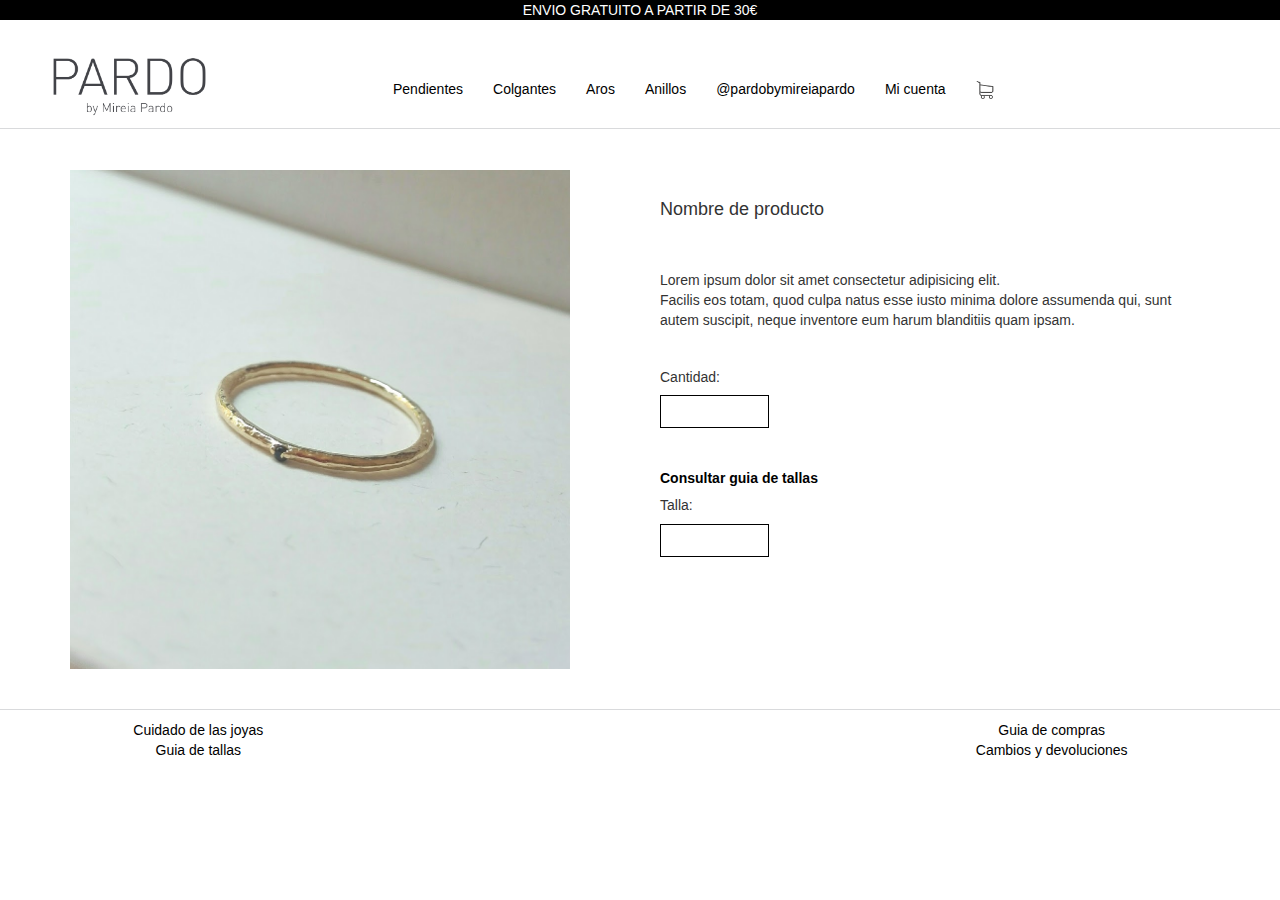
<file: product.html>
<!DOCTYPE html>
<html lang="en-us">

<head>
    <meta charset="UTF-8">
    <meta name="viewport" content="width=device-width, initial-scale=1.0">
    <meta http-equiv="X-UA-Compatible" content="ie=edge">
    <title>Pardo by Mireia</title>
    <link rel="stylesheet" href="dwcdn/css/bootstrap.min.css">
    <link rel="stylesheet" href="dwcdn/css/bootstrap-theme.min.css"> 
    <link rel="stylesheet" href="https://use.fontawesome.com/releases/v5.1.0/css/all.css" integrity="sha384-lKuwvrZot6UHsBSfcMvOkWwlCMgc0TaWr+30HWe3a4ltaBwTZhyTEggF5tJv8tbt" crossorigin="anonymous">
    <link rel="stylesheet" href="css/custom.css" type="text/css" />
</head>

<body>
    <div class="container body">
    <header id="header" class="navbar-fixed-top">
        <div class="banner ">
            <span>ENVIO GRATUITO A PARTIR DE 30€</span>
        </div>
        
        <div class="landing_navbar">
            <div class="row">
                <div class="col-sm-3 col-xs-3">
                    <div id="header_logo">
                            <a href="index.html" target="_self" class="has-category"><img class="logo img-responsive" src="images/logo/logo.png" alt="Pardo by Mireia Pardo" width="200" height="50"></a>
                    </div>
                </div>
                <ul class="nav navbar-nav megamenu">
                    <li class="part"><a href="pendientes.html" target="_self" class="has-category"><span class="menu-title">Pendientes</span></a></li>
                    <li class="part"><a href="colgantes.html" target="_self" class="has-category"><span class="menu-title">Colgantes</span></a></li>
                    <li class="part"><a href="aros.html" target="_self" class="has-category"><span class="menu-title">Aros</span></a></li>
                    <li class="part"><a href="anillos.html" target="_self" class="has-category"><span class="menu-title">Anillos</span></a></li>
                    <li class="part"><a href="shopinsta.html" target="_self" class="has-category"><span class="menu-title">@pardobymireiapardo</span></a></li>
                    <li class="part"><a href="micuenta.html" target="_self" class="has-category"><span class="menu-title"><i class="fas fa-user"></i> Mi cuenta</span></a></li>
                    <li class="part"><a href="cartex.html" target="_self" class="has-category"><span class="menu-title"><img class='cartmenu' src="images/cart/cart2.png" alt="carrito"></span></a></li>

                </ul>
                <div class="dropdown">
                    <button onclick="myFunction()" type="button" class="dropbtn navbar-toggle collapsed"
                    data-toggle="collapse"
                    data-target="#myCollapsingList">
                    <!--creates collapsed menu icon appearance-->
                    <span class="icon-bar"></span>
                    <span class="icon-bar"></span>
                    <span class="icon-bar"></span>
                </button>
                    <div id="myDropdown" class="dropdown-content">
                        <ul class="nav navbar-nav">
                                <li class="part"><a href="pendientes.html" target="_self" class="has-category"><span class="menu-title">Pendientes</span></a></li>
                                <li class="part"><a href="colgantes.html" target="_self" class="has-category"><span class="menu-title">Colgantes</span></a></li>
                                <li class="part"><a href="aros.html" target="_self" class="has-category"><span class="menu-title">Aros</span></a></li>
                                <li class="part"><a href="anillos.html" target="_self" class="has-category"><span class="menu-title">Anillos</span></a></li>
                                <li class="part"><a href="shopinsta.html" target="_self" class="has-category"><span class="menu-title">@pardobymireiapardo</span></a></li>
                                <li class="part"><a href="micuenta.html" target="_self" class="has-category"><span class="menu-title"><i class="fas fa-user"></i> Mi cuenta</span></a></li>
                                <li class="part"><a href="cartex.html" target="_self" class="has-category"><span class="menu-title"><img class='cartmenu' src="images/cart/cart2.png" alt="carrito"></span></a></li>

                        </ul>
                    </div>
                </div>
                <script>
                    /* When the user clicks on the button, 
                    toggle between hiding and showing the dropdown content */
                    function myFunction() {
                        document.getElementById("myDropdown").classList.toggle("show");
                    }
                    // Close the dropdown if the user clicks outside of it
                    window.onclick = function(event) {
                        if (!event.target.matches('.dropbtn')) {

                            var dropdowns = document.getElementsByClassName("dropdown-content");
                            var i;
                            for (i = 0; i < dropdowns.length; i++) {
                                var openDropdown = dropdowns[i];
                                if (openDropdown.classList.contains('show')) {
                                    openDropdown.classList.remove('show');
                                }
                            }
                        }
                    }
                </script>
            </div>
            <hr>
        </div>
    </header>
    <div class='navbar_adjust'></div>
    <div class="container">
            <div class="row bottom top">
                <div class="col-sm-6 col-xs-6">
                    <img src="images/anillos/6.jpg" width='90%' alt="">
                </div>
                <div class="col-sm-6 col-xs-6 product_description">
                    <h4>Nombre de producto</h4><br><br>
                    <p>Lorem ipsum dolor sit amet consectetur adipisicing elit. <br>
                        Facilis eos totam, quod culpa natus esse iusto minima dolore assumenda qui, sunt autem suscipit, neque inventore eum harum blanditiis quam ipsam.</p>
                        <br>
                    <h5>Cantidad:</h5>
                    <input type="number" name="cantidad" class="qt_input_porduct_profile" min="1" max="100"></input><br><br>
                    <a target="_blank" href="files/tallas.pdf"><strong>Consultar guia de tallas</strong></a>
                    <h5>Talla:</h5>
                    <input type="number" name="cantidad" class="qt_input_porduct_profile" min="1" max="6"></input><br>
                </div>
            </div>
    </div>

    <footer>
        <div class="container footer">
                <hr>
        <div class="inside_footer row">
            <div class="col-sm-4">
                <a target="_blank" href="files/cuidado.pdf">Cuidado de las joyas</a> <br>
                <a target="_blank" href="files/tallas.pdf"> Guia de tallas</a>
            </div>
            <div class="col-sm-4">
                <a target="_blank" href="https://www.instagram.com/pardobymireiapardo" target="_self"><i class="fab fa-instagram fa-1x"></i></a>
                <a target="_blank" href="https://www.facebook.com/mireiapardo" target="_self"><i class="fab fa-facebook-f fa-1x"></i></a>
            </div>
            <div class="col-sm-4">
                <a target="_blank" href="files/compra.pdf"> Guia de compras</a> <br>
                <a target="_blank" href="files/cambios.pdf"> Cambios y devoluciones</a>
            </div>
        </div>
        </div>

    </footer>
</div>
<script type="text/javascript" src="dwcdn/js/jquery-3.3.1.min.js"></script>
<script type="text/javascript" src="dwcdn/js/bootstrap.min.js"></script>
</body>

</html>
</file>
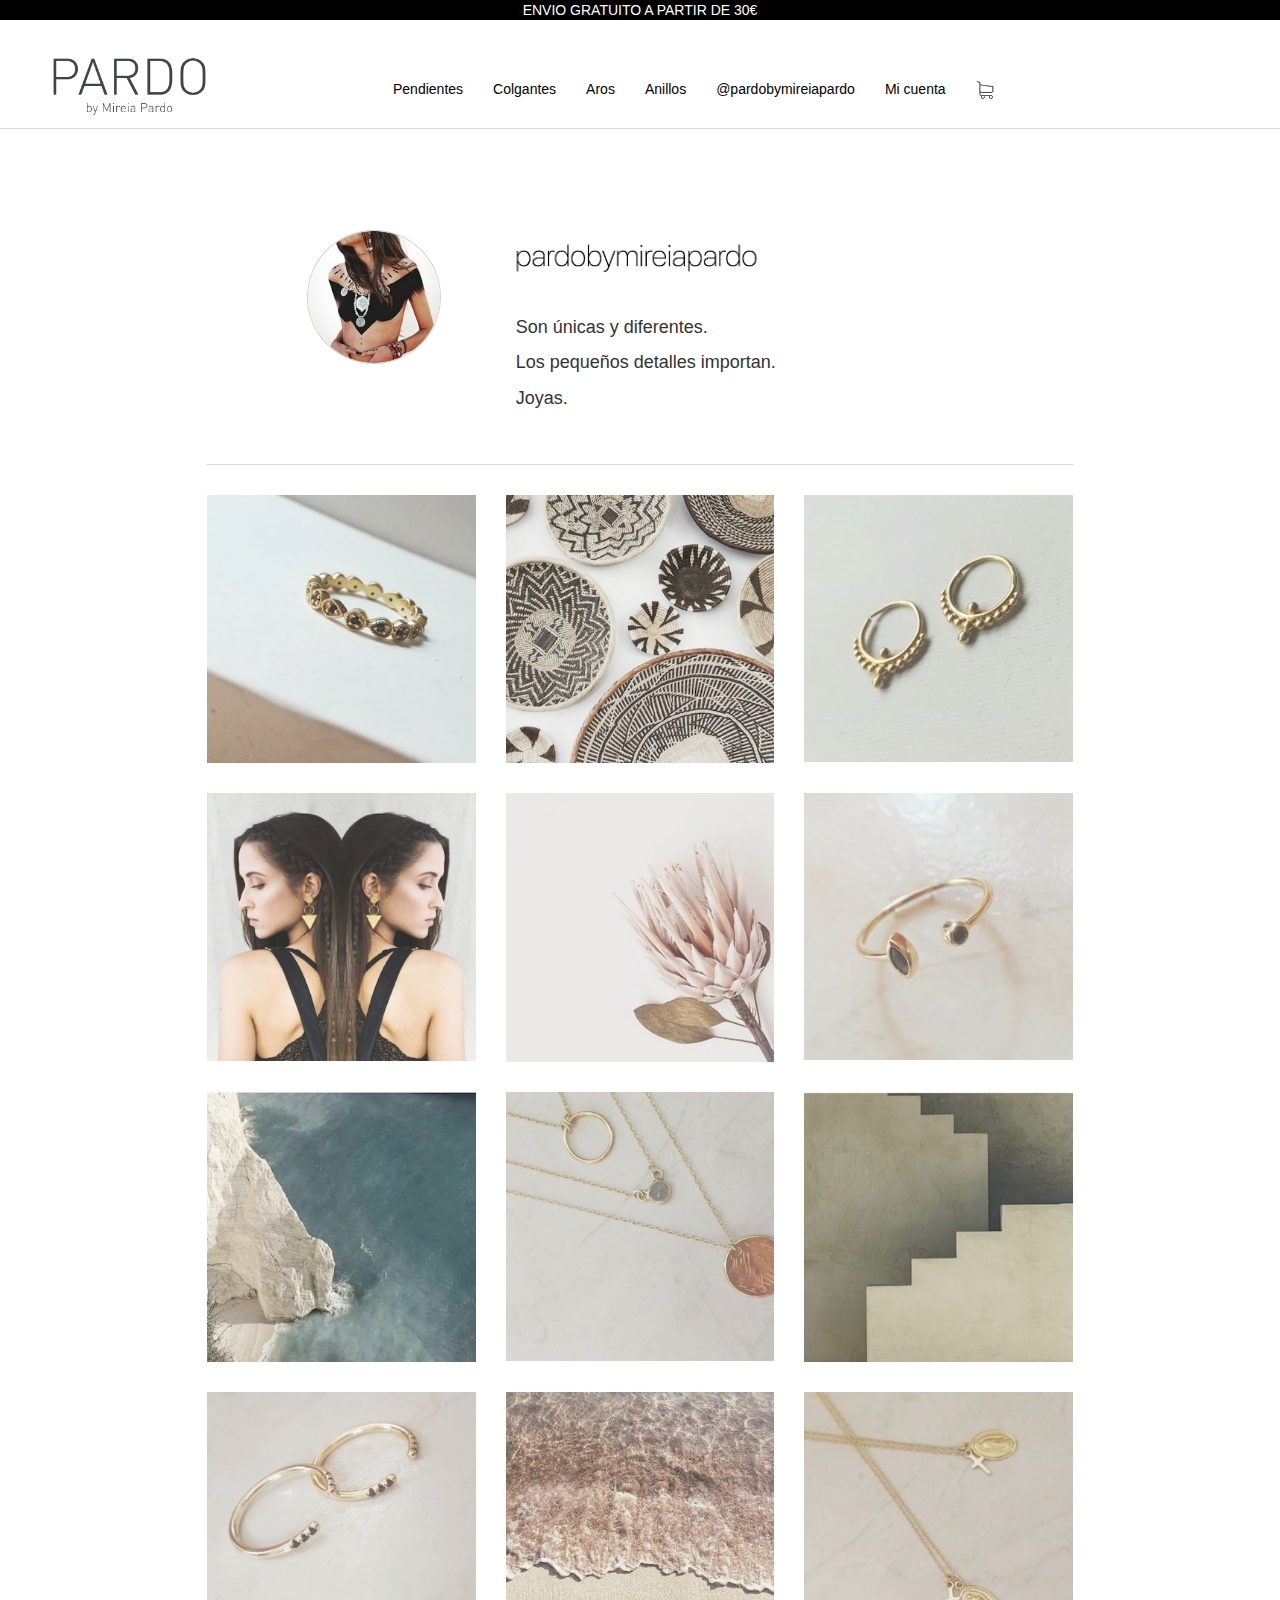
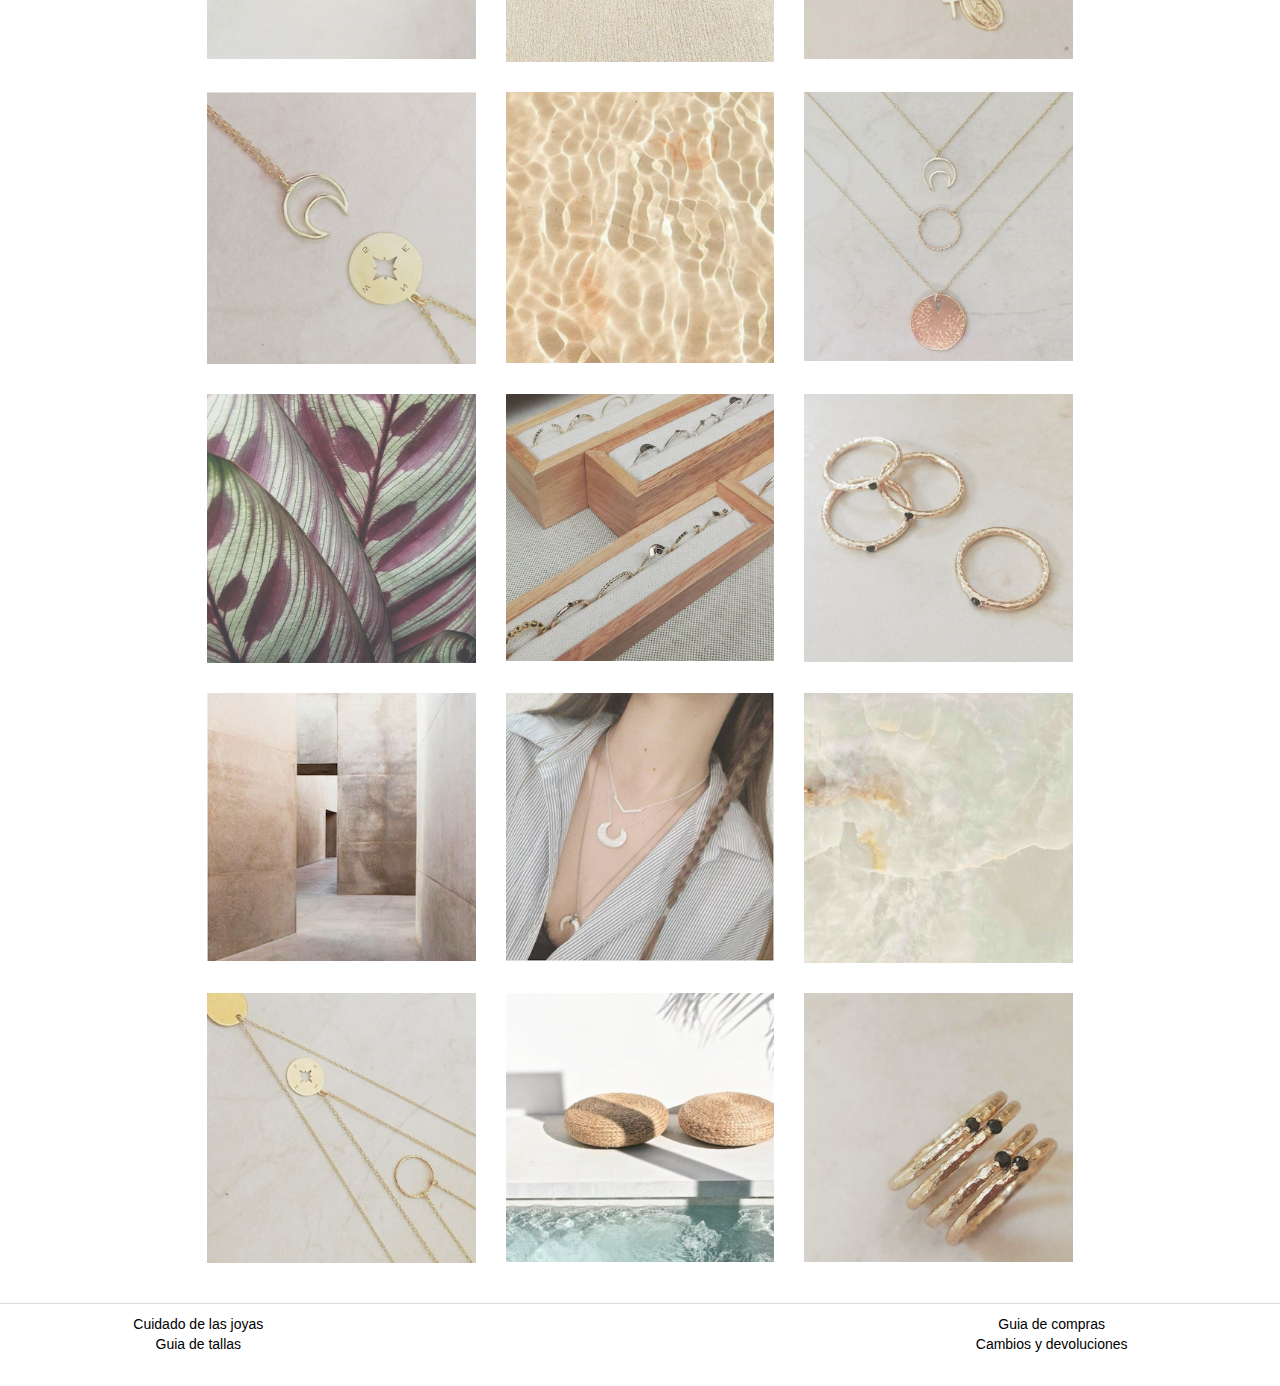
<file: shopinsta.html>
<!DOCTYPE html>
<html lang="en-us">

<head>
    <meta charset="UTF-8">
    <meta name="viewport" content="width=device-width, initial-scale=1.0">
    <meta http-equiv="X-UA-Compatible" content="ie=edge">
    <title>Pardo by Mireia</title>
    <link rel="stylesheet" href="dwcdn/css/bootstrap.min.css">
    <link rel="stylesheet" href="dwcdn/css/bootstrap-theme.min.css"> 
    <link rel="stylesheet" href="https://use.fontawesome.com/releases/v5.1.0/css/all.css" integrity="sha384-lKuwvrZot6UHsBSfcMvOkWwlCMgc0TaWr+30HWe3a4ltaBwTZhyTEggF5tJv8tbt" crossorigin="anonymous">
    <link rel="stylesheet" href="css/custom.css" type="text/css" />
</head>

<body>
    <div class="container body">
    <header id="header" class="navbar-fixed-top">
        <div class="banner hidden-xs hidden-sm">
            <span>ENVIO GRATUITO A PARTIR DE 30€</span>
        </div>
        <div class="landing_navbar">
            <div class="row">
                <div class="col-sm-3 col-xs-3">
                    <div id="header_logo">
                        <a href="index.html" target="_self" class="has-category"><img class="logo img-responsive" src="images/logo/logo.png" alt="Pardo by Mireia Pardo" width="200" height="50"></a>
                    </div>
                </div>
                <ul class="nav navbar-nav megamenu">
                        <li class="part"><a href="pendientes.html" target="_self" class="has-category"><span class="menu-title">Pendientes</span></a></li>
                        <li class="part"><a href="colgantes.html" target="_self" class="has-category"><span class="menu-title">Colgantes</span></a></li>
                        <li class="part"><a href="aros.html" target="_self" class="has-category"><span class="menu-title">Aros</span></a></li>
                        <li class="part"><a href="anillos.html" target="_self" class="has-category"><span class="menu-title">Anillos</span></a></li>
                        <li class="part active"><a href="shopinsta.html" target="_self" class="has-category"><span class="menu-title">@pardobymireiapardo</span></a></li>
                        <li class="part"><a href="micuenta.html" target="_self" class="has-category"><span class="menu-title"><i class="fas fa-user"></i> Mi cuenta</span></a></li>
                        <li class="part"><a href="cartex.html" target="_self" class="has-category"><span class="menu-title"><img class='cartmenu' src="images/cart/cart2.png" alt="carrito"></span></a></li>

                </ul>
                <div class="dropdown">
                    <button onclick="myFunction()" type="button" class="dropbtn navbar-toggle collapsed"
                    data-toggle="collapse"
                    data-target="#myCollapsingList">
                    <!--creates collapsed menu icon appearance-->
                    <span class="icon-bar"></span>
                    <span class="icon-bar"></span>
                    <span class="icon-bar"></span>
                </button>
                    <div id="myDropdown" class="dropdown-content">
                        <ul class="nav navbar-nav">
                                <li class="part"><a href="pendientes.html" target="_self" class="has-category"><span class="menu-title">Pendientes</span></a></li>
                                <li class="part"><a href="colgantes.html" target="_self" class="has-category"><span class="menu-title">Colgantes</span></a></li>
                                <li class="part"><a href="aros.html" target="_self" class="has-category"><span class="menu-title">Aros</span></a></li>
                                <li class="part"><a href="anillos.html" target="_self" class="has-category"><span class="menu-title">Anillos</span></a></li>
                                <li class="part active"><a href="shopinsta.html" target="_self" class="has-category"><span class="menu-title">@pardobymireiapardo</span></a></li>
                                <li class="part"><a href="micuenta.html" target="_self" class="has-category"><span class="menu-title"><i class="fas fa-user"></i> Mi cuenta</span></a></li>
                                <li class="part"><a href="cartex.html" target="_self" class="has-category"><span class="menu-title"><img  class='cartmenu' src="images/cart/cart2.png" alt="carrito"></span></a></li>

                        </ul>
                    </div>
                </div>
                <script>
                    /* When the user clicks on the button, 
                    toggle between hiding and showing the dropdown content */
                    function myFunction() {
                        document.getElementById("myDropdown").classList.toggle("show");
                    }
                    // Close the dropdown if the user clicks outside of it
                    window.onclick = function(event) {
                        if (!event.target.matches('.dropbtn')) {

                            var dropdowns = document.getElementsByClassName("dropdown-content");
                            var i;
                            for (i = 0; i < dropdowns.length; i++) {
                                var openDropdown = dropdowns[i];
                                if (openDropdown.classList.contains('show')) {
                                    openDropdown.classList.remove('show');
                                }
                            }
                        }
                    }
                </script>
            </div>
            <hr>
        </div>
    </header>
    <div class='navbar_adjust'></div>
    <div class="container instagram_layout">
        
        <div class="row 1">
                <div class="col-sm-4 col-xs-12 ig imgig" ><img id='imgig' src="images/ig/imgig.png" width='50%' alt="instagram images"></div>
                <div class="col-sm-8 ig nameig" ><img id='nameig' src="images/ig/nameig.png" alt=""><p style="padding-left: 10px; padding-top: 30px;">Son únicas y diferentes.</p><p style="padding-left: 10px;">Los pequeños detalles importan.</p><p style="padding-left: 10px;"> Joyas.</p></div>
        </div>

        <hr>

        <div class="row 2">
            <div class="col-sm-4 ig" >
                <div class="container igyes">
                    <img src="images/ig/1.png" width='100%' alt="">
                    <div class="overlay">
                        <div class="icon">
                            <img src="images/cart/prodcart.png"  class="fa icons add" alt="Añadir al carrito">
                            <a href="product.html" title="Product Profile">
                                <img src="images/cart/note.png"  class="fa icons" alt="Perfil de producto">
                            </a>
                        </div>
                    </div>
                </div>
            </div>

            <div class="col-sm-4 ig" > <div class='container igno'><img  src="images/ig/2.png" width='100%' alt="instagram images"></div></div>
        
            <div class="col-sm-4 ig">
                <div class="container igyes">
                    <img src="images/ig/3.png" width='100%' alt="">
                    <div class="overlay">
                            <div class="icon">
                                <img src="images/cart/prodcart.png"  class="fa icons add" alt="Añadir al carrito">
                                <a href="product.html" title="Product Profile">
                                    <img src="images/cart/note.png"  class="fa icons" alt="Perfil de producto">
                                </a>
                            </div>
                        </div>
                </div>
            </div>
        </div>

        <div class="row 3">
            <div class="col-sm-4 ig" >
                <div class="container igyes">
                    <img src="images/ig/4.png" width='100%' alt="">
                    <div class="overlay">
                            <div class="icon">
                                <img src="images/cart/prodcart.png"  class="fa icons add" alt="Añadir al carrito">
                                <a href="product.html" title="Product Profile">
                                    <img src="images/cart/note.png"  class="fa icons" alt="Perfil de producto">
                                </a>
                            </div>
                        </div>
                </div>
            </div>
                
            <div class="col-sm-4 ig" > <div class='container igno'><img  src="images/ig/5.png" width='100%' alt="instagram images"></div></div>
            
            <div class="col-sm-4 ig" >
                <div class="container igyes">
                    <img src="images/ig/6.png" width='100%' alt="">
                    <div class="overlay">
                            <div class="icon">
                                <img src="images/cart/prodcart.png"  class="fa icons add" alt="Añadir al carrito">
                                <a href="product.html" title="Product Profile">
                                    <img src="images/cart/note.png"  class="fa icons" alt="Perfil de producto">
                                </a>
                            </div>
                        </div>
                </div>
            </div>
        </div>
    

        <div class="row 4">
            <div class="col-sm-4 ig"><div class='container igno'><img  src="images/ig/7.png" width='100%' alt="instagram images"></div></div>
                
            <div class="col-sm-4 ig">
                <div class="container igyes">
                    <img src="images/ig/8.png" width='100%' alt="">
                    <div class="overlay">
                            <div class="icon">
                                <img src="images/cart/prodcart.png"  class="fa icons add" alt="Añadir al carrito">
                                <a href="product.html" title="Product Profile">
                                    <img src="images/cart/note.png"  class="fa icons" alt="Perfil de producto">
                                </a>
                            </div>
                        </div>
                </div>
            </div>

            <div class="col-sm-4 ig"> <div class='container igno'><img  src="images/ig/9.png" width='100%' alt="instagram images"></div></div>
        </div>

        <div class="row 5">
            <div class="col-sm-4 ig" >
                <div class="container igyes">
                    <img src="images/ig/10.png" width='100%' alt="">
                    <div class="overlay">
                            <div class="icon">
                                <img src="images/cart/prodcart.png"  class="fa icons add" alt="Añadir al carrito">
                                <a href="product.html" title="Product Profile">
                                    <img src="images/cart/note.png"  class="fa icons" alt="Perfil de producto">
                                </a>
                            </div>
                        </div>
                </div>
            </div>
            
            <div class="col-sm-4 ig" > <div class='container igno'><img  src="images/ig/11.png" width='100%' alt="instagram images"></div></div>
            
            <div class="col-sm-4 ig" >
                <div class="container igyes">
                    <img src="images/ig/12.png" width='100%' alt="">
                    <div class="overlay">
                        <div class="icon">
                            <img src="images/cart/prodcart.png"  class="fa icons add" alt="Añadir al carrito">
                            <a href="product.html" title="Product Profile">
                                <img src="images/cart/note.png"  class="fa icons" alt="Perfil de producto">
                            </a>
                        </div>
                    </div>
                </div>
            </div>
        </div>

        <div class="row 6">
            <div class="col-sm-4 ig" >
                <div class="container igyes">
                    <img src="images/ig/13.png" width='100%' alt="">
                    <div class="overlay">
                        <div class="icon">
                            <img src="images/cart/prodcart.png"  class="fa icons add" alt="Añadir al carrito">
                            <a href="product.html" title="Product Profile">
                                <img src="images/cart/note.png"  class="fa icons" alt="Perfil de producto">
                            </a>
                        </div>
                    </div>
                </div>
            </div>
            
            <div class="col-sm-4 ig"><div class='container igno'><img  src="images/ig/14.png" width='100%' alt="instagram images"></div></div>
            
            <div class="col-sm-4 ig">
                <div class="container igyes">
                    <img src="images/ig/15.png" width='100%' alt="">
                    <div class="overlay">
                        <div class="icon">
                            <img src="images/cart/prodcart.png"  class="fa icons add" alt="Añadir al carrito">
                            <a href="product.html" title="Product Profile">
                                <img src="images/cart/note.png"  class="fa icons" alt="Perfil de producto">
                            </a>
                        </div>
                    </div>
                </div>
            </div>
        </div>
        <div class="row 7">
            <div class="col-sm-4 ig"><div class='container igno'><img  src="images/ig/16.png" width='100%' alt="instagram images"></div></div>
                        
            <div class="col-sm-4 ig">
                <div class="container igyes">
                    <img src="images/ig/17.png" width='100%' alt="">
                    <div class="overlay">
                        <div class="icon">
                            <img src="images/cart/prodcart.png"  class="fa icons add" alt="Añadir al carrito">
                            <a href="product.html" title="Product Profile">
                                <img src="images/cart/note.png"  class="fa icons" alt="Perfil de producto">
                            </a>
                        </div>
                    </div>
                </div>
            </div>
                        
            <div class="col-sm-4 ig">
                <div class="container igyes">
                    <img src="images/ig/18.png" width='100%' alt="">
                    <div class="overlay">
                        <div class="icon">
                            <img src="images/cart/prodcart.png"  class="fa icons add" alt="Añadir al carrito">
                            <a href="product.html" title="Product Profile">
                                <img src="images/cart/note.png"  class="fa icons" alt="Perfil de producto">
                            </a>
                        </div>
                    </div>
                </div>
            </div>
        </div>

        <div class="row 8">
            <div class="col-sm-4 ig"><div class='container igno'><img  src="images/ig/19.png" width='100%' alt="instagram images"></div></div>
                    
            <div class="col-sm-4 ig">
                <div class="container igyes">
                    <img src="images/ig/20.png" width='100%' alt="">
                    <div class="overlay">
                        <div class="icon">
                            <img src="images/cart/prodcart.png"  class="fa icons add" alt="Añadir al carrito">
                            <a href="product.html" title="Product Profile">
                                <img src="images/cart/note.png"  class="fa icons" alt="Perfil de producto">
                            </a>
                        </div>
                    </div>
                </div>
            </div>
            <div class="col-sm-4 ig"><div class='container igno'><img  src="images/ig/21.png" width='100%' alt="instagram images"></div></div>
        </div>
        
        <div class="row 9 bottom pend">    
            <div class="col-sm-4 ig">
                <div class="container igyes">
                    <img src="images/ig/22.png" width='100%' alt="">
                    <div class="overlay">
                        <div class="icon">
                            <img src="images/cart/prodcart.png"  class="fa icons add" alt="Añadir al carrito">
                            <a href="product.html" title="Product Profile">
                                <img src="images/cart/note.png"  class="fa icons" alt="Perfil de producto">
                            </a>
                        </div>
                    </div>
                </div>
            </div>
            <div class="col-sm-4 ig"><div class='container igno'><img  src="images/ig/23.png" width='100%' alt="instagram images"></div></div>
                    
            <div class="col-sm-4 ig">
                <div class="container igyes">
                    <img src="images/ig/24.png" width='100%' alt="">
                    <div class="overlay">
                        <div class="icon">
                            <img src="images/cart/prodcart.png"  class="fa icons add" alt="Añadir al carrito">
                            <a href="product.html" title="Product Profile">
                                <img src="images/cart/note.png"  class="fa icons" alt="Perfil de producto">
                            </a>
                        </div>
                    </div>
                </div>
            </div>
        </div>
    </div>
    
    <footer>
        <div class="container footer">
                <hr>
            <div class="inside_footer row">
                <div class="col-sm-4">
                    <a target="_blank" href="files/cuidado.pdf">Cuidado de las joyas</a> <br>
                    <a target="_blank" href="files/tallas.pdf"> Guia de tallas</a>
                </div>
                <div class="col-sm-4">
                    <a target="_blank" href="https://www.instagram.com/pardobymireiapardo" target="_self"><i class="fab fa-instagram fa-1x"></i></a>
                    <a target="_blank" href="https://www.facebook.com/mireiapardo" target="_self"><i class="fab fa-facebook-f fa-1x"></i></a>
                </div>
                <div class="col-sm-4">
                    <a target="_blank" href="files/compra.pdf"> Guia de compras</a> <br>
                    <a target="_blank" href="files/cambios.pdf"> Cambios y devoluciones</a>
                </div>
            </div>
        </div>
    </footer>

</div>
<script type="text/javascript" src="dwcdn/js/jquery-3.3.1.min.js"></script>
<script type="text/javascript" src="dwcdn/js/bootstrap.min.js"></script>
<script>
    $(document).ready(function(){
        $(".add").click(
            function() {$(this).attr("src","images/cart/prodcart.png");},
            function() {$(this).attr("src","images/cart/cartadd.png");
        });
    });
</script>
</body>
</html>
</file>
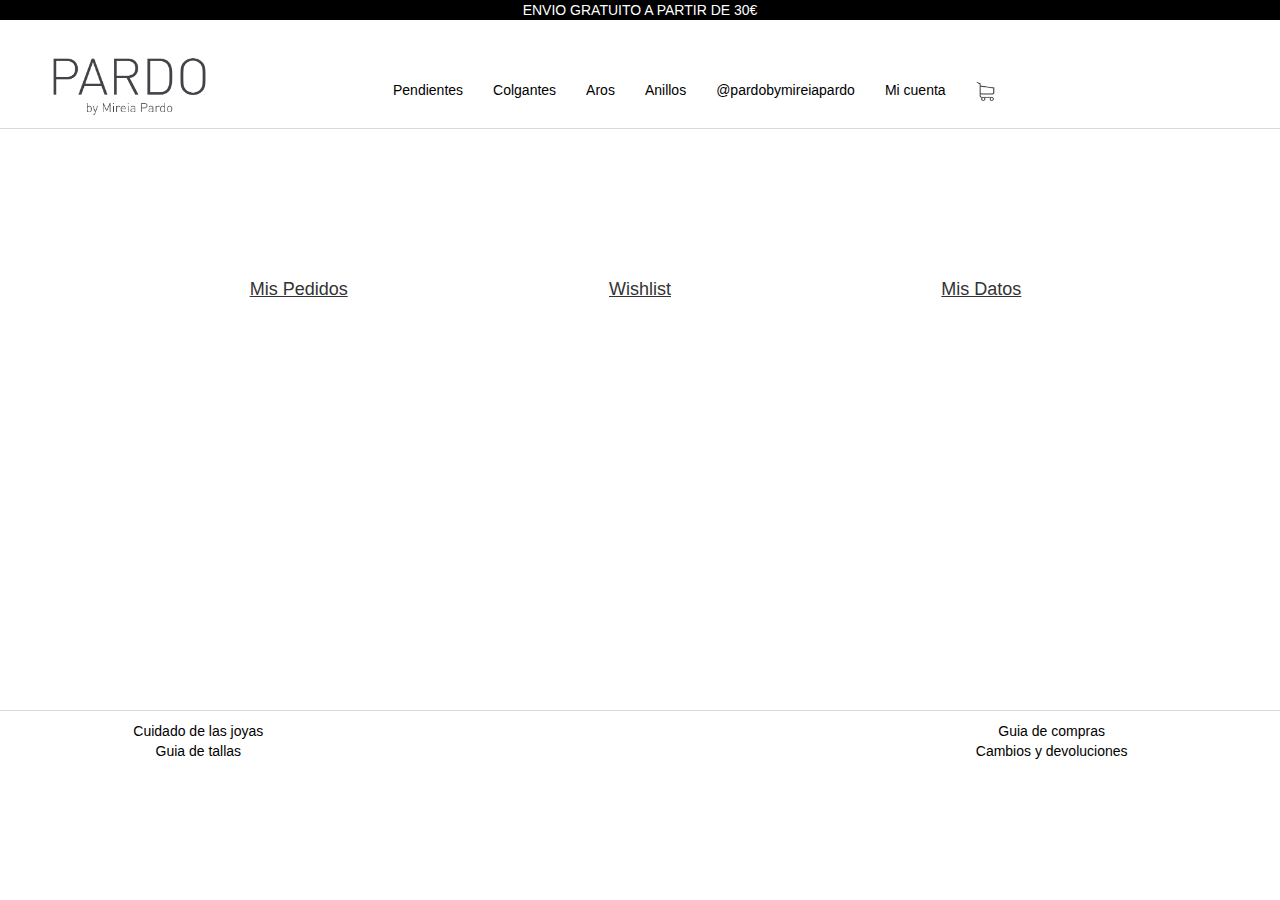
<file: userpanelex.html>
<!DOCTYPE html>
<html lang="en-us">

<head>
    <meta charset="UTF-8">
    <meta name="viewport" content="width=device-width, initial-scale=1.0">
    <meta http-equiv="X-UA-Compatible" content="ie=edge">
    <title>Pardo by Mireia</title>
    <link rel="stylesheet" href="dwcdn/css/bootstrap.min.css">
    <link rel="stylesheet" href="dwcdn/css/bootstrap-theme.min.css"> 
    <link rel="stylesheet" href="https://use.fontawesome.com/releases/v5.1.0/css/all.css" integrity="sha384-lKuwvrZot6UHsBSfcMvOkWwlCMgc0TaWr+30HWe3a4ltaBwTZhyTEggF5tJv8tbt" crossorigin="anonymous">
    <link rel="stylesheet" href="css/custom.css" type="text/css" />
</head>

<body>
    <div class="container body">
    <header id="header" class="navbar-fixed-top">
        <div class="banner ">
            <span>ENVIO GRATUITO A PARTIR DE 30€</span>
        </div>
        
        <div class="landing_navbar">
            <div class="row">
                <div class="col-sm-3 col-xs-3">
                    <div id="header_logo">
                            <a href="index.html" target="_self" class="has-category"><img class="logo img-responsive" src="images/logo/logo.png" alt="Pardo by Mireia Pardo" width="200" height="50"></a>
                    </div>
                </div>
                <ul class="nav navbar-nav megamenu">
                    <li class="part"><a href="pendientes.html" target="_self" class="has-category"><span class="menu-title">Pendientes</span></a></li>
                    <li class="part"><a href="colgantes.html" target="_self" class="has-category"><span class="menu-title">Colgantes</span></a></li>
                    <li class="part"><a href="aros.html" target="_self" class="has-category"><span class="menu-title">Aros</span></a></li>
                    <li class="part"><a href="anillos.html" target="_self" class="has-category"><span class="menu-title">Anillos</span></a></li>
                    <li class="part"><a href="shopinsta.html" target="_self" class="has-category"><span class="menu-title">@pardobymireiapardo</span></a></li>
                    <li class="part"><a href="micuenta.html" target="_self" class="has-category"><span class="menu-title"><i class="fas fa-user"></i> Mi cuenta</span></a></li>
                    <li class="part"><a href="cartex.html" target="_self" class="has-category"><span class="menu-title"><img   width="60%" src="images/cart/cart2.png" alt="carrito"></span></a></li>

                </ul>
                <div class="dropdown">
                    <button onclick="myFunction()" type="button" class="dropbtn navbar-toggle collapsed"
                    data-toggle="collapse"
                    data-target="#myCollapsingList">
                    <!--creates collapsed menu icon appearance-->
                    <span class="icon-bar"></span>
                    <span class="icon-bar"></span>
                    <span class="icon-bar"></span>
                </button>
                    <div id="myDropdown" class="dropdown-content">
                        <ul class="nav navbar-nav">
                                <li class="part"><a href="pendientes.html" target="_self" class="has-category"><span class="menu-title">Pendientes</span></a></li>
                                <li class="part"><a href="colgantes.html" target="_self" class="has-category"><span class="menu-title">Colgantes</span></a></li>
                                <li class="part"><a href="aros.html" target="_self" class="has-category"><span class="menu-title">Aros</span></a></li>
                                <li class="part"><a href="anillos.html" target="_self" class="has-category"><span class="menu-title">Anillos</span></a></li>
                                <li class="part"><a href="shopinsta.html" target="_self" class="has-category"><span class="menu-title">@pardobymireiapardo</span></a></li>
                                <li class="part"><a href="micuenta.html" target="_self" class="has-category"><span class="menu-title"><i class="fas fa-user"></i> Mi cuenta</span></a></li>
                                <li class="part"><a href="cartex.html" target="_self" class="has-category"><span class="menu-title"><img   width="60%" src="images/cart/cart2.png" alt="carrito"></span></a></li>

                        </ul>
                    </div>
                </div>
                <script>
                    /* When the user clicks on the button, 
                    toggle between hiding and showing the dropdown content */
                    function myFunction() {
                        document.getElementById("myDropdown").classList.toggle("show");
                    }
                    // Close the dropdown if the user clicks outside of it
                    window.onclick = function(event) {
                        if (!event.target.matches('.dropbtn')) {

                            var dropdowns = document.getElementsByClassName("dropdown-content");
                            var i;
                            for (i = 0; i < dropdowns.length; i++) {
                                var openDropdown = dropdowns[i];
                                if (openDropdown.classList.contains('show')) {
                                    openDropdown.classList.remove('show');
                                }
                            }
                        }
                    }
                </script>
            </div>
            <hr>
        </div>
    </header>
    <div class='navbar_adjust'></div>
    <div class="container user_panel">
            <div class="row top">
                <div class="col-sm-4 col-xs-4">
                    <h4 class='userp_ex'>Mis Pedidos</h4>
                </div>
                <div class="col-sm-4 col-xs-4">
                    <h4 class='userp_ex'>Wishlist</h4>
                </div>
                <div class="col-sm-4 col-xs-4">
                    <h4 class='userp_ex'>Mis Datos</h4>
                </div>
            </div>
    </div>

    <footer>
        <div class="container footer">
                <hr>
        <div class="inside_footer row">
            <div class="col-sm-4">
                <a target="_blank" href="files/cuidado.pdf">Cuidado de las joyas</a> <br>
                <a target="_blank" href="files/tallas.pdf"> Guia de tallas</a>
            </div>
            <div class="col-sm-4">
                <a target="_blank" href="https://www.instagram.com/pardobymireiapardo" target="_self"><i class="fab fa-instagram fa-1x"></i></a>
                <a target="_blank" href="https://www.facebook.com/mireiapardo" target="_self"><i class="fab fa-facebook-f fa-1x"></i></a>
            </div>
            <div class="col-sm-4">
                <a target="_blank" href="files/compra.pdf"> Guia de compras</a> <br>
                <a target="_blank" href="files/cambios.pdf"> Cambios y devoluciones</a>
            </div>
        </div>
        </div>

    </footer>
</div>
<script type="text/javascript" src="dwcdn/js/jquery-3.3.1.min.js"></script>
<script type="text/javascript" src="dwcdn/js/bootstrap.min.js"></script>
</body>

</html>
</file>
<file: css/custom.css>
body, a, p, h1, h2, h3, h4, h5, h6, pre {
    font-family: 'Avenir-Book', sans-serif !important;
}
.container.body{
    width: 100vw;
    height: 100vh;
    margin: 0;
    padding: 0;
}
a {
  color: black;  
}  
.banner {
    text-align: center;
    background-color: black;
    width: 100%;
    height: 10%;
}
.navbar_adjust{
    height:150px;
}
.landing_navbar{
    background-color: white;
}
.navbar {
    background-color: white;
    color: black;
}
.dropdown {
    display: none;
}

#header_logo{
    margin-left: 10%;
    padding-top: 5%;
}
header {
    position: fixed;
    display: block;
    color: white;
}
hr {
    height: 1px;
    border: none;
    color: #D9DADC;
    background-color: #D9DADC;
    margin: 0;
}
.megamenu {
    padding-left: 5%;
    color: black;
}
.cartmenu{
    width: 18px;
}
.part {
    padding-top: 7%;
}
.b_w_img{
    width: 100%;
    padding: 15px;
}
.bw{
    padding-top: 30px;
    overflow: hidden;
}
.bwtext{
    font-family: 'Avenir-Book', sans-serif;
    font-size: 5em;
    color:#000000;
    /* font-weight: bold; */
    background: #fafafa;
    opacity: 0.5;
    position: absolute;
    top: 50%;
    left: 50%;
    transform: translate(-50%, -50%);
}
.instagram_layout{
    width: 70%;
}
.main_content {
    margin: 0px;
    padding: 0px;
    width: 100%;
}

/*------CAROUSEL-----*/
.carousel_container{
    position: relative;
    padding:0px 40px;
}
.carousel-inner img{
    text-align: center;
    margin-left: auto;
    margin-right: auto;
    width: 100%;
    max-height: 570px;
}

/*------FOOTER-----*/
.container.footer{
    background-color: white;
    width: 100%;
    margin: 0;
    padding: 0;
}
footer {
    bottom: 0;
    width: 100vw;
}
.inside_footer{
    margin-top: 10px;
    margin-bottom: 2.5%;
    text-align: center;
    width:100%;
    background-color: white;
}
/*-------------------------------------Novedades------------------------------------*/
.titlenovedades{
    text-align: center;
    padding: 20px 0px;
}
.novedades{
    width: 100%;
}
/*----------------------------------------BLOG--------------------------------------*/
.container.blog{
    width: 50vw;
    padding: 0em 5em;
}
.blog{
    width: 35em;
}
.post_text {
    padding: 30px 10px;

}
.title_blog{
    max-width: 100%;
    text-align: center;
    font-weight: 520;
}
.postimg{
    max-width: 100%;
}
/*------------------------------------USER PANEL EX----------------------------*/
.userp_ex{
    text-align: center;
    font-weight: 400;
    text-decoration: underline;
}
.container.user_panel{
    padding-top: 100px;
    padding-bottom:400px; 
    width: 80%;
}
/*------------------------------------REST OF PROD HOVER----------------------------*/
.yes {
    position: relative;
    width: 100%;
    max-width: 400px;
    padding: 0px;
}

/*------------------------------------PENDIENTES----------------------------*/
.top{
    margin-top:20px;
}
.bottom{
    margin-bottom: 40px;
}
.overlay2 {
    position: absolute;
    top: 0em;
    bottom: 0em;
    left: 0em;
    right: 0em;
    width: auto;
    opacity: 0;
    transition: .3s ease;
    background-color: #fafafa
  }
  
  .yes:hover .overlay2 {
    opacity: 0.8;
  }
/*------------------------------------PRODUCT----------------------------*/
.product_description{
    text-align: left;
    padding: 20px 20px;
}
.qt_input_porduct_profile{
    margin: 0px;
    width: 20%;
    border: 1px #000000 solid;
}
/*------------------------------------IG----------------------------*/
#imgig{
    margin-left: 100px;
    margin-bottom: 100px;
    border: 1px lightgray solid;
    border-radius: 100%;
    margin-top: 50px;
}
.nameig{
   overflow: hidden;
   font-size: 18px;
   font-weight: 200;
   font-family: 'Avenir-Book', sans-serif !important;
}
#nameig{
    width: 260px;
    margin-top: 50px;
}
.last{
    margin-bottom: 30px;
}
.ig{
    padding-top: 30px;
    overflow: hidden;
}

.igyes {
    position: relative;
    width: 100%;
    max-width: 400px;
    padding: 0px;
  }
  
  .image {
    display: block;
    width: 100%;
    height: auto;
  }
  .igno{
    display: block;
    width: 100%;
    height: auto;
    padding: 0px;
  }
  .overlay {
    position: absolute;
    top: 0em;
    bottom: 0em;
    left: 0em;
    right: 0em;
    width: auto;
    opacity: 0;
    transition: .3s ease;
    background-color: black;
  }
  
  .igyes:hover .overlay {
    opacity: 0.5;
  }
  
  .icon {
    font-size: 100px;
    position: absolute;
    top: 50%;
    left: 50%;
    transform: translate(-50%, -50%);
    -ms-transform: translate(-50%, -50%);
    text-align: center;
  }
  
  .icons{
    display: block;
    margin: 20px;
    width:40%;
  }

  .icons:hover {
    color: #eee;
    opacity: 1;
  }

/*----------------------CONTACT FORM-----------------------*/
* { box-sizing: border-box;}

h1{ margin: 0; }

.container.contactformbg {
    width:100vw;
    background-color: #ffffff;
    opacity: 0.9;
}
.cftitle{
    color: #ffffff;
}
#contactForm { 
  display: none;
  z-index: 99;
  border: 6px;
  padding: 2em;
  width: 400px;
  text-align: center;
  background: #000000;
  position: fixed;
  top:45%;
  left:45%;
  transform: translate(-50%,-50%);
  -webkit-transform: translate(-50%,-50%)
}

input, textarea { 
  margin: .8em auto;
  background-color: white;
  font-family: 'Avenir-Book', sans-serif !important; 
  text-transform: inherit; 
  font-size: inherit;
  display: block; 
  width: 280px; 
  padding: .4em;
}
textarea { font-family: 'Avenir-Book', sans-serif !important; height: 80px; resize: none; background-color: white;}

.formbtn { 
  font-family: 'Avenir-Book', sans-serif !important;
  width: 140px;
  display: inline-block;
  background: #ffffff;
  color: #000000;
  font-weight: 100;
  font-size: 1.2em;
  border: none;
  height: 30px;
}

/*-------------------------------------Cartex------------------------------*/
.row.p_in_cart {
    padding: 10px 0px;
    text-align: center;
}
.row.incart.top{
    text-align: center;
}
.container.p_in_cart{
    width: 60%;
}
.qt_input{
    border: 1px grey solid;
    width: 40%;
}

/*------------------------------------Mi cuenta----------------------------*/
.container.login{
    width: 100%;
    height: 100%;
}
.navbar_adjust_login{
    height: 50px;
}

/*------------------------------------Mobile vs----------------------------*/
@media screen and (max-width: 1254px) {
    .bwtext{
        font-size: 2.8em;
    }
    .container.blog{
        width: 60vw;
        padding: 0em 5em;
    }
}

@media screen and (max-width: 1168px) {
    .container.blog{
        width: 70vw;
        padding: 0em 5em;
    }
    .megamenu {
        display: none;
    }
    .navbar-toggle {
        display: block;
    }
    .dropbtn {
        background-color: darkgrey;
        color: white;
        padding: 16px;
        cursor: pointer;
    }
    .dropbtn:hover, .dropbtn:focus {
        background-color: lightgrey;
    }
    .icon-bar{
        background-color: white;
    }
    .dropdown {
        margin: 2%; 
        display: block;
    }
    .dropdown-content {
        display: none;
        position: relative;
        margin: 5%;
        padding: 5%;
        background-color: white;
        min-width: 60px;
        overflow: auto;
        box-shadow: 0px 8px 16px 0px rgba(0,0,0,0.2);
        z-index: 1;
        overflow-y: scroll !important;
        max-height: 400px !important;
    }
    .dropdown-content a {
        color: black;
        padding: 12px 16px;
        text-decoration: none;
        display: block;
        font-family: 'Avenir-Book', sans-serif !important;
    }
    .dropdown a:hover {
        background-color: #ddd;
    }
    .show {
        display: block;
    }
}
@media screen and (max-width: 767px) {
    .container.blog{
        width: 80vw;
        padding: 0em 5em;
    }
    .bwtext{
        font-size: 4em;
    }

    .nameig{
        display: none;
    }
    #imgig{
        margin-bottom: 50px;
        margin-left: 60px;
    }
    .cart_data{
        display: none;
    }
    .container.user_panel{
        padding-top: 100px;
        padding-bottom:400px; 
    }
}
@media screen and (max-width: 600px) {
    .container.blog{
        width: 90vw;
        padding: 0em 5em;
    }
    .carousel {
        display: none;
    }
    .navbar_adjust{
        height:100px;
    }
}
</file>
<file: css/login/util.css>
/*[ FONT SIZE ]
///////////////////////////////////////////////////////////
*/
.fs-1 {font-size: 1px;}
.fs-2 {font-size: 2px;}
.fs-3 {font-size: 3px;}
.fs-4 {font-size: 4px;}
.fs-5 {font-size: 5px;}
.fs-6 {font-size: 6px;}
.fs-7 {font-size: 7px;}
.fs-8 {font-size: 8px;}
.fs-9 {font-size: 9px;}
.fs-10 {font-size: 10px;}
.fs-11 {font-size: 11px;}
.fs-12 {font-size: 12px;}
.fs-13 {font-size: 13px;}
.fs-14 {font-size: 14px;}
.fs-15 {font-size: 15px;}
.fs-16 {font-size: 16px;}
.fs-17 {font-size: 17px;}
.fs-18 {font-size: 18px;}
.fs-19 {font-size: 19px;}
.fs-20 {font-size: 20px;}
.fs-21 {font-size: 21px;}
.fs-22 {font-size: 22px;}
.fs-23 {font-size: 23px;}
.fs-24 {font-size: 24px;}
.fs-25 {font-size: 25px;}
.fs-26 {font-size: 26px;}
.fs-27 {font-size: 27px;}
.fs-28 {font-size: 28px;}
.fs-29 {font-size: 29px;}
.fs-30 {font-size: 30px;}
.fs-31 {font-size: 31px;}
.fs-32 {font-size: 32px;}
.fs-33 {font-size: 33px;}
.fs-34 {font-size: 34px;}
.fs-35 {font-size: 35px;}
.fs-36 {font-size: 36px;}
.fs-37 {font-size: 37px;}
.fs-38 {font-size: 38px;}
.fs-39 {font-size: 39px;}
.fs-40 {font-size: 40px;}
.fs-41 {font-size: 41px;}
.fs-42 {font-size: 42px;}
.fs-43 {font-size: 43px;}
.fs-44 {font-size: 44px;}
.fs-45 {font-size: 45px;}
.fs-46 {font-size: 46px;}
.fs-47 {font-size: 47px;}
.fs-48 {font-size: 48px;}
.fs-49 {font-size: 49px;}
.fs-50 {font-size: 50px;}
.fs-51 {font-size: 51px;}
.fs-52 {font-size: 52px;}
.fs-53 {font-size: 53px;}
.fs-54 {font-size: 54px;}
.fs-55 {font-size: 55px;}
.fs-56 {font-size: 56px;}
.fs-57 {font-size: 57px;}
.fs-58 {font-size: 58px;}
.fs-59 {font-size: 59px;}
.fs-60 {font-size: 60px;}
.fs-61 {font-size: 61px;}
.fs-62 {font-size: 62px;}
.fs-63 {font-size: 63px;}
.fs-64 {font-size: 64px;}
.fs-65 {font-size: 65px;}
.fs-66 {font-size: 66px;}
.fs-67 {font-size: 67px;}
.fs-68 {font-size: 68px;}
.fs-69 {font-size: 69px;}
.fs-70 {font-size: 70px;}
.fs-71 {font-size: 71px;}
.fs-72 {font-size: 72px;}
.fs-73 {font-size: 73px;}
.fs-74 {font-size: 74px;}
.fs-75 {font-size: 75px;}
.fs-76 {font-size: 76px;}
.fs-77 {font-size: 77px;}
.fs-78 {font-size: 78px;}
.fs-79 {font-size: 79px;}
.fs-80 {font-size: 80px;}
.fs-81 {font-size: 81px;}
.fs-82 {font-size: 82px;}
.fs-83 {font-size: 83px;}
.fs-84 {font-size: 84px;}
.fs-85 {font-size: 85px;}
.fs-86 {font-size: 86px;}
.fs-87 {font-size: 87px;}
.fs-88 {font-size: 88px;}
.fs-89 {font-size: 89px;}
.fs-90 {font-size: 90px;}
.fs-91 {font-size: 91px;}
.fs-92 {font-size: 92px;}
.fs-93 {font-size: 93px;}
.fs-94 {font-size: 94px;}
.fs-95 {font-size: 95px;}
.fs-96 {font-size: 96px;}
.fs-97 {font-size: 97px;}
.fs-98 {font-size: 98px;}
.fs-99 {font-size: 99px;}
.fs-100 {font-size: 100px;}
.fs-101 {font-size: 101px;}
.fs-102 {font-size: 102px;}
.fs-103 {font-size: 103px;}
.fs-104 {font-size: 104px;}
.fs-105 {font-size: 105px;}
.fs-106 {font-size: 106px;}
.fs-107 {font-size: 107px;}
.fs-108 {font-size: 108px;}
.fs-109 {font-size: 109px;}
.fs-110 {font-size: 110px;}
.fs-111 {font-size: 111px;}
.fs-112 {font-size: 112px;}
.fs-113 {font-size: 113px;}
.fs-114 {font-size: 114px;}
.fs-115 {font-size: 115px;}
.fs-116 {font-size: 116px;}
.fs-117 {font-size: 117px;}
.fs-118 {font-size: 118px;}
.fs-119 {font-size: 119px;}
.fs-120 {font-size: 120px;}
.fs-121 {font-size: 121px;}
.fs-122 {font-size: 122px;}
.fs-123 {font-size: 123px;}
.fs-124 {font-size: 124px;}
.fs-125 {font-size: 125px;}
.fs-126 {font-size: 126px;}
.fs-127 {font-size: 127px;}
.fs-128 {font-size: 128px;}
.fs-129 {font-size: 129px;}
.fs-130 {font-size: 130px;}
.fs-131 {font-size: 131px;}
.fs-132 {font-size: 132px;}
.fs-133 {font-size: 133px;}
.fs-134 {font-size: 134px;}
.fs-135 {font-size: 135px;}
.fs-136 {font-size: 136px;}
.fs-137 {font-size: 137px;}
.fs-138 {font-size: 138px;}
.fs-139 {font-size: 139px;}
.fs-140 {font-size: 140px;}
.fs-141 {font-size: 141px;}
.fs-142 {font-size: 142px;}
.fs-143 {font-size: 143px;}
.fs-144 {font-size: 144px;}
.fs-145 {font-size: 145px;}
.fs-146 {font-size: 146px;}
.fs-147 {font-size: 147px;}
.fs-148 {font-size: 148px;}
.fs-149 {font-size: 149px;}
.fs-150 {font-size: 150px;}
.fs-151 {font-size: 151px;}
.fs-152 {font-size: 152px;}
.fs-153 {font-size: 153px;}
.fs-154 {font-size: 154px;}
.fs-155 {font-size: 155px;}
.fs-156 {font-size: 156px;}
.fs-157 {font-size: 157px;}
.fs-158 {font-size: 158px;}
.fs-159 {font-size: 159px;}
.fs-160 {font-size: 160px;}
.fs-161 {font-size: 161px;}
.fs-162 {font-size: 162px;}
.fs-163 {font-size: 163px;}
.fs-164 {font-size: 164px;}
.fs-165 {font-size: 165px;}
.fs-166 {font-size: 166px;}
.fs-167 {font-size: 167px;}
.fs-168 {font-size: 168px;}
.fs-169 {font-size: 169px;}
.fs-170 {font-size: 170px;}
.fs-171 {font-size: 171px;}
.fs-172 {font-size: 172px;}
.fs-173 {font-size: 173px;}
.fs-174 {font-size: 174px;}
.fs-175 {font-size: 175px;}
.fs-176 {font-size: 176px;}
.fs-177 {font-size: 177px;}
.fs-178 {font-size: 178px;}
.fs-179 {font-size: 179px;}
.fs-180 {font-size: 180px;}
.fs-181 {font-size: 181px;}
.fs-182 {font-size: 182px;}
.fs-183 {font-size: 183px;}
.fs-184 {font-size: 184px;}
.fs-185 {font-size: 185px;}
.fs-186 {font-size: 186px;}
.fs-187 {font-size: 187px;}
.fs-188 {font-size: 188px;}
.fs-189 {font-size: 189px;}
.fs-190 {font-size: 190px;}
.fs-191 {font-size: 191px;}
.fs-192 {font-size: 192px;}
.fs-193 {font-size: 193px;}
.fs-194 {font-size: 194px;}
.fs-195 {font-size: 195px;}
.fs-196 {font-size: 196px;}
.fs-197 {font-size: 197px;}
.fs-198 {font-size: 198px;}
.fs-199 {font-size: 199px;}
.fs-200 {font-size: 200px;}

/*[ PADDING ]
///////////////////////////////////////////////////////////
*/
.p-t-0 {padding-top: 0px;}
.p-t-1 {padding-top: 1px;}
.p-t-2 {padding-top: 2px;}
.p-t-3 {padding-top: 3px;}
.p-t-4 {padding-top: 4px;}
.p-t-5 {padding-top: 5px;}
.p-t-6 {padding-top: 6px;}
.p-t-7 {padding-top: 7px;}
.p-t-8 {padding-top: 8px;}
.p-t-9 {padding-top: 9px;}
.p-t-10 {padding-top: 10px;}
.p-t-11 {padding-top: 11px;}
.p-t-12 {padding-top: 12px;}
.p-t-13 {padding-top: 13px;}
.p-t-14 {padding-top: 14px;}
.p-t-15 {padding-top: 15px;}
.p-t-16 {padding-top: 16px;}
.p-t-17 {padding-top: 17px;}
.p-t-18 {padding-top: 18px;}
.p-t-19 {padding-top: 19px;}
.p-t-20 {padding-top: 20px;}
.p-t-21 {padding-top: 21px;}
.p-t-22 {padding-top: 22px;}
.p-t-23 {padding-top: 23px;}
.p-t-24 {padding-top: 24px;}
.p-t-25 {padding-top: 25px;}
.p-t-26 {padding-top: 26px;}
.p-t-27 {padding-top: 27px;}
.p-t-28 {padding-top: 28px;}
.p-t-29 {padding-top: 29px;}
.p-t-30 {padding-top: 30px;}
.p-t-31 {padding-top: 31px;}
.p-t-32 {padding-top: 32px;}
.p-t-33 {padding-top: 33px;}
.p-t-34 {padding-top: 34px;}
.p-t-35 {padding-top: 35px;}
.p-t-36 {padding-top: 36px;}
.p-t-37 {padding-top: 37px;}
.p-t-38 {padding-top: 38px;}
.p-t-39 {padding-top: 39px;}
.p-t-40 {padding-top: 40px;}
.p-t-41 {padding-top: 41px;}
.p-t-42 {padding-top: 42px;}
.p-t-43 {padding-top: 43px;}
.p-t-44 {padding-top: 44px;}
.p-t-45 {padding-top: 45px;}
.p-t-46 {padding-top: 46px;}
.p-t-47 {padding-top: 47px;}
.p-t-48 {padding-top: 48px;}
.p-t-49 {padding-top: 49px;}
.p-t-50 {padding-top: 50px;}
.p-t-51 {padding-top: 51px;}
.p-t-52 {padding-top: 52px;}
.p-t-53 {padding-top: 53px;}
.p-t-54 {padding-top: 54px;}
.p-t-55 {padding-top: 55px;}
.p-t-56 {padding-top: 56px;}
.p-t-57 {padding-top: 57px;}
.p-t-58 {padding-top: 58px;}
.p-t-59 {padding-top: 59px;}
.p-t-60 {padding-top: 60px;}
.p-t-61 {padding-top: 61px;}
.p-t-62 {padding-top: 62px;}
.p-t-63 {padding-top: 63px;}
.p-t-64 {padding-top: 64px;}
.p-t-65 {padding-top: 65px;}
.p-t-66 {padding-top: 66px;}
.p-t-67 {padding-top: 67px;}
.p-t-68 {padding-top: 68px;}
.p-t-69 {padding-top: 69px;}
.p-t-70 {padding-top: 70px;}
.p-t-71 {padding-top: 71px;}
.p-t-72 {padding-top: 72px;}
.p-t-73 {padding-top: 73px;}
.p-t-74 {padding-top: 74px;}
.p-t-75 {padding-top: 75px;}
.p-t-76 {padding-top: 76px;}
.p-t-77 {padding-top: 77px;}
.p-t-78 {padding-top: 78px;}
.p-t-79 {padding-top: 79px;}
.p-t-80 {padding-top: 80px;}
.p-t-81 {padding-top: 81px;}
.p-t-82 {padding-top: 82px;}
.p-t-83 {padding-top: 83px;}
.p-t-84 {padding-top: 84px;}
.p-t-85 {padding-top: 85px;}
.p-t-86 {padding-top: 86px;}
.p-t-87 {padding-top: 87px;}
.p-t-88 {padding-top: 88px;}
.p-t-89 {padding-top: 89px;}
.p-t-90 {padding-top: 90px;}
.p-t-91 {padding-top: 91px;}
.p-t-92 {padding-top: 92px;}
.p-t-93 {padding-top: 93px;}
.p-t-94 {padding-top: 94px;}
.p-t-95 {padding-top: 95px;}
.p-t-96 {padding-top: 96px;}
.p-t-97 {padding-top: 97px;}
.p-t-98 {padding-top: 98px;}
.p-t-99 {padding-top: 99px;}
.p-t-100 {padding-top: 100px;}
.p-t-101 {padding-top: 101px;}
.p-t-102 {padding-top: 102px;}
.p-t-103 {padding-top: 103px;}
.p-t-104 {padding-top: 104px;}
.p-t-105 {padding-top: 105px;}
.p-t-106 {padding-top: 106px;}
.p-t-107 {padding-top: 107px;}
.p-t-108 {padding-top: 108px;}
.p-t-109 {padding-top: 109px;}
.p-t-110 {padding-top: 110px;}
.p-t-111 {padding-top: 111px;}
.p-t-112 {padding-top: 112px;}
.p-t-113 {padding-top: 113px;}
.p-t-114 {padding-top: 114px;}
.p-t-115 {padding-top: 115px;}
.p-t-116 {padding-top: 116px;}
.p-t-117 {padding-top: 117px;}
.p-t-118 {padding-top: 118px;}
.p-t-119 {padding-top: 119px;}
.p-t-120 {padding-top: 120px;}
.p-t-121 {padding-top: 121px;}
.p-t-122 {padding-top: 122px;}
.p-t-123 {padding-top: 123px;}
.p-t-124 {padding-top: 124px;}
.p-t-125 {padding-top: 125px;}
.p-t-126 {padding-top: 126px;}
.p-t-127 {padding-top: 127px;}
.p-t-128 {padding-top: 128px;}
.p-t-129 {padding-top: 129px;}
.p-t-130 {padding-top: 130px;}
.p-t-131 {padding-top: 131px;}
.p-t-132 {padding-top: 132px;}
.p-t-133 {padding-top: 133px;}
.p-t-134 {padding-top: 134px;}
.p-t-135 {padding-top: 135px;}
.p-t-136 {padding-top: 136px;}
.p-t-137 {padding-top: 137px;}
.p-t-138 {padding-top: 138px;}
.p-t-139 {padding-top: 139px;}
.p-t-140 {padding-top: 140px;}
.p-t-141 {padding-top: 141px;}
.p-t-142 {padding-top: 142px;}
.p-t-143 {padding-top: 143px;}
.p-t-144 {padding-top: 144px;}
.p-t-145 {padding-top: 145px;}
.p-t-146 {padding-top: 146px;}
.p-t-147 {padding-top: 147px;}
.p-t-148 {padding-top: 148px;}
.p-t-149 {padding-top: 149px;}
.p-t-150 {padding-top: 150px;}
.p-t-151 {padding-top: 151px;}
.p-t-152 {padding-top: 152px;}
.p-t-153 {padding-top: 153px;}
.p-t-154 {padding-top: 154px;}
.p-t-155 {padding-top: 155px;}
.p-t-156 {padding-top: 156px;}
.p-t-157 {padding-top: 157px;}
.p-t-158 {padding-top: 158px;}
.p-t-159 {padding-top: 159px;}
.p-t-160 {padding-top: 160px;}
.p-t-161 {padding-top: 161px;}
.p-t-162 {padding-top: 162px;}
.p-t-163 {padding-top: 163px;}
.p-t-164 {padding-top: 164px;}
.p-t-165 {padding-top: 165px;}
.p-t-166 {padding-top: 166px;}
.p-t-167 {padding-top: 167px;}
.p-t-168 {padding-top: 168px;}
.p-t-169 {padding-top: 169px;}
.p-t-170 {padding-top: 170px;}
.p-t-171 {padding-top: 171px;}
.p-t-172 {padding-top: 172px;}
.p-t-173 {padding-top: 173px;}
.p-t-174 {padding-top: 174px;}
.p-t-175 {padding-top: 175px;}
.p-t-176 {padding-top: 176px;}
.p-t-177 {padding-top: 177px;}
.p-t-178 {padding-top: 178px;}
.p-t-179 {padding-top: 179px;}
.p-t-180 {padding-top: 180px;}
.p-t-181 {padding-top: 181px;}
.p-t-182 {padding-top: 182px;}
.p-t-183 {padding-top: 183px;}
.p-t-184 {padding-top: 184px;}
.p-t-185 {padding-top: 185px;}
.p-t-186 {padding-top: 186px;}
.p-t-187 {padding-top: 187px;}
.p-t-188 {padding-top: 188px;}
.p-t-189 {padding-top: 189px;}
.p-t-190 {padding-top: 190px;}
.p-t-191 {padding-top: 191px;}
.p-t-192 {padding-top: 192px;}
.p-t-193 {padding-top: 193px;}
.p-t-194 {padding-top: 194px;}
.p-t-195 {padding-top: 195px;}
.p-t-196 {padding-top: 196px;}
.p-t-197 {padding-top: 197px;}
.p-t-198 {padding-top: 198px;}
.p-t-199 {padding-top: 199px;}
.p-t-200 {padding-top: 200px;}
.p-t-201 {padding-top: 201px;}
.p-t-202 {padding-top: 202px;}
.p-t-203 {padding-top: 203px;}
.p-t-204 {padding-top: 204px;}
.p-t-205 {padding-top: 205px;}
.p-t-206 {padding-top: 206px;}
.p-t-207 {padding-top: 207px;}
.p-t-208 {padding-top: 208px;}
.p-t-209 {padding-top: 209px;}
.p-t-210 {padding-top: 210px;}
.p-t-211 {padding-top: 211px;}
.p-t-212 {padding-top: 212px;}
.p-t-213 {padding-top: 213px;}
.p-t-214 {padding-top: 214px;}
.p-t-215 {padding-top: 215px;}
.p-t-216 {padding-top: 216px;}
.p-t-217 {padding-top: 217px;}
.p-t-218 {padding-top: 218px;}
.p-t-219 {padding-top: 219px;}
.p-t-220 {padding-top: 220px;}
.p-t-221 {padding-top: 221px;}
.p-t-222 {padding-top: 222px;}
.p-t-223 {padding-top: 223px;}
.p-t-224 {padding-top: 224px;}
.p-t-225 {padding-top: 225px;}
.p-t-226 {padding-top: 226px;}
.p-t-227 {padding-top: 227px;}
.p-t-228 {padding-top: 228px;}
.p-t-229 {padding-top: 229px;}
.p-t-230 {padding-top: 230px;}
.p-t-231 {padding-top: 231px;}
.p-t-232 {padding-top: 232px;}
.p-t-233 {padding-top: 233px;}
.p-t-234 {padding-top: 234px;}
.p-t-235 {padding-top: 235px;}
.p-t-236 {padding-top: 236px;}
.p-t-237 {padding-top: 237px;}
.p-t-238 {padding-top: 238px;}
.p-t-239 {padding-top: 239px;}
.p-t-240 {padding-top: 240px;}
.p-t-241 {padding-top: 241px;}
.p-t-242 {padding-top: 242px;}
.p-t-243 {padding-top: 243px;}
.p-t-244 {padding-top: 244px;}
.p-t-245 {padding-top: 245px;}
.p-t-246 {padding-top: 246px;}
.p-t-247 {padding-top: 247px;}
.p-t-248 {padding-top: 248px;}
.p-t-249 {padding-top: 249px;}
.p-t-250 {padding-top: 250px;}
.p-b-0 {padding-bottom: 0px;}
.p-b-1 {padding-bottom: 1px;}
.p-b-2 {padding-bottom: 2px;}
.p-b-3 {padding-bottom: 3px;}
.p-b-4 {padding-bottom: 4px;}
.p-b-5 {padding-bottom: 5px;}
.p-b-6 {padding-bottom: 6px;}
.p-b-7 {padding-bottom: 7px;}
.p-b-8 {padding-bottom: 8px;}
.p-b-9 {padding-bottom: 9px;}
.p-b-10 {padding-bottom: 10px;}
.p-b-11 {padding-bottom: 11px;}
.p-b-12 {padding-bottom: 12px;}
.p-b-13 {padding-bottom: 13px;}
.p-b-14 {padding-bottom: 14px;}
.p-b-15 {padding-bottom: 15px;}
.p-b-16 {padding-bottom: 16px;}
.p-b-17 {padding-bottom: 17px;}
.p-b-18 {padding-bottom: 18px;}
.p-b-19 {padding-bottom: 19px;}
.p-b-20 {padding-bottom: 20px;}
.p-b-21 {padding-bottom: 21px;}
.p-b-22 {padding-bottom: 22px;}
.p-b-23 {padding-bottom: 23px;}
.p-b-24 {padding-bottom: 24px;}
.p-b-25 {padding-bottom: 25px;}
.p-b-26 {padding-bottom: 26px;}
.p-b-27 {padding-bottom: 27px;}
.p-b-28 {padding-bottom: 28px;}
.p-b-29 {padding-bottom: 29px;}
.p-b-30 {padding-bottom: 30px;}
.p-b-31 {padding-bottom: 31px;}
.p-b-32 {padding-bottom: 32px;}
.p-b-33 {padding-bottom: 33px;}
.p-b-34 {padding-bottom: 34px;}
.p-b-35 {padding-bottom: 35px;}
.p-b-36 {padding-bottom: 36px;}
.p-b-37 {padding-bottom: 37px;}
.p-b-38 {padding-bottom: 38px;}
.p-b-39 {padding-bottom: 39px;}
.p-b-40 {padding-bottom: 40px;}
.p-b-41 {padding-bottom: 41px;}
.p-b-42 {padding-bottom: 42px;}
.p-b-43 {padding-bottom: 43px;}
.p-b-44 {padding-bottom: 44px;}
.p-b-45 {padding-bottom: 45px;}
.p-b-46 {padding-bottom: 46px;}
.p-b-47 {padding-bottom: 47px;}
.p-b-48 {padding-bottom: 48px;}
.p-b-49 {padding-bottom: 49px;}
.p-b-50 {padding-bottom: 50px;}
.p-b-51 {padding-bottom: 51px;}
.p-b-52 {padding-bottom: 52px;}
.p-b-53 {padding-bottom: 53px;}
.p-b-54 {padding-bottom: 54px;}
.p-b-55 {padding-bottom: 55px;}
.p-b-56 {padding-bottom: 56px;}
.p-b-57 {padding-bottom: 57px;}
.p-b-58 {padding-bottom: 58px;}
.p-b-59 {padding-bottom: 59px;}
.p-b-60 {padding-bottom: 60px;}
.p-b-61 {padding-bottom: 61px;}
.p-b-62 {padding-bottom: 62px;}
.p-b-63 {padding-bottom: 63px;}
.p-b-64 {padding-bottom: 64px;}
.p-b-65 {padding-bottom: 65px;}
.p-b-66 {padding-bottom: 66px;}
.p-b-67 {padding-bottom: 67px;}
.p-b-68 {padding-bottom: 68px;}
.p-b-69 {padding-bottom: 69px;}
.p-b-70 {padding-bottom: 70px;}
.p-b-71 {padding-bottom: 71px;}
.p-b-72 {padding-bottom: 72px;}
.p-b-73 {padding-bottom: 73px;}
.p-b-74 {padding-bottom: 74px;}
.p-b-75 {padding-bottom: 75px;}
.p-b-76 {padding-bottom: 76px;}
.p-b-77 {padding-bottom: 77px;}
.p-b-78 {padding-bottom: 78px;}
.p-b-79 {padding-bottom: 79px;}
.p-b-80 {padding-bottom: 80px;}
.p-b-81 {padding-bottom: 81px;}
.p-b-82 {padding-bottom: 82px;}
.p-b-83 {padding-bottom: 83px;}
.p-b-84 {padding-bottom: 84px;}
.p-b-85 {padding-bottom: 85px;}
.p-b-86 {padding-bottom: 86px;}
.p-b-87 {padding-bottom: 87px;}
.p-b-88 {padding-bottom: 88px;}
.p-b-89 {padding-bottom: 89px;}
.p-b-90 {padding-bottom: 90px;}
.p-b-91 {padding-bottom: 91px;}
.p-b-92 {padding-bottom: 92px;}
.p-b-93 {padding-bottom: 93px;}
.p-b-94 {padding-bottom: 94px;}
.p-b-95 {padding-bottom: 95px;}
.p-b-96 {padding-bottom: 96px;}
.p-b-97 {padding-bottom: 97px;}
.p-b-98 {padding-bottom: 98px;}
.p-b-99 {padding-bottom: 99px;}
.p-b-100 {padding-bottom: 100px;}
.p-b-101 {padding-bottom: 101px;}
.p-b-102 {padding-bottom: 102px;}
.p-b-103 {padding-bottom: 103px;}
.p-b-104 {padding-bottom: 104px;}
.p-b-105 {padding-bottom: 105px;}
.p-b-106 {padding-bottom: 106px;}
.p-b-107 {padding-bottom: 107px;}
.p-b-108 {padding-bottom: 108px;}
.p-b-109 {padding-bottom: 109px;}
.p-b-110 {padding-bottom: 110px;}
.p-b-111 {padding-bottom: 111px;}
.p-b-112 {padding-bottom: 112px;}
.p-b-113 {padding-bottom: 113px;}
.p-b-114 {padding-bottom: 114px;}
.p-b-115 {padding-bottom: 115px;}
.p-b-116 {padding-bottom: 116px;}
.p-b-117 {padding-bottom: 117px;}
.p-b-118 {padding-bottom: 118px;}
.p-b-119 {padding-bottom: 119px;}
.p-b-120 {padding-bottom: 120px;}
.p-b-121 {padding-bottom: 121px;}
.p-b-122 {padding-bottom: 122px;}
.p-b-123 {padding-bottom: 123px;}
.p-b-124 {padding-bottom: 124px;}
.p-b-125 {padding-bottom: 125px;}
.p-b-126 {padding-bottom: 126px;}
.p-b-127 {padding-bottom: 127px;}
.p-b-128 {padding-bottom: 128px;}
.p-b-129 {padding-bottom: 129px;}
.p-b-130 {padding-bottom: 130px;}
.p-b-131 {padding-bottom: 131px;}
.p-b-132 {padding-bottom: 132px;}
.p-b-133 {padding-bottom: 133px;}
.p-b-134 {padding-bottom: 134px;}
.p-b-135 {padding-bottom: 135px;}
.p-b-136 {padding-bottom: 136px;}
.p-b-137 {padding-bottom: 137px;}
.p-b-138 {padding-bottom: 138px;}
.p-b-139 {padding-bottom: 139px;}
.p-b-140 {padding-bottom: 140px;}
.p-b-141 {padding-bottom: 141px;}
.p-b-142 {padding-bottom: 142px;}
.p-b-143 {padding-bottom: 143px;}
.p-b-144 {padding-bottom: 144px;}
.p-b-145 {padding-bottom: 145px;}
.p-b-146 {padding-bottom: 146px;}
.p-b-147 {padding-bottom: 147px;}
.p-b-148 {padding-bottom: 148px;}
.p-b-149 {padding-bottom: 149px;}
.p-b-150 {padding-bottom: 150px;}
.p-b-151 {padding-bottom: 151px;}
.p-b-152 {padding-bottom: 152px;}
.p-b-153 {padding-bottom: 153px;}
.p-b-154 {padding-bottom: 154px;}
.p-b-155 {padding-bottom: 155px;}
.p-b-156 {padding-bottom: 156px;}
.p-b-157 {padding-bottom: 157px;}
.p-b-158 {padding-bottom: 158px;}
.p-b-159 {padding-bottom: 159px;}
.p-b-160 {padding-bottom: 160px;}
.p-b-161 {padding-bottom: 161px;}
.p-b-162 {padding-bottom: 162px;}
.p-b-163 {padding-bottom: 163px;}
.p-b-164 {padding-bottom: 164px;}
.p-b-165 {padding-bottom: 165px;}
.p-b-166 {padding-bottom: 166px;}
.p-b-167 {padding-bottom: 167px;}
.p-b-168 {padding-bottom: 168px;}
.p-b-169 {padding-bottom: 169px;}
.p-b-170 {padding-bottom: 170px;}
.p-b-171 {padding-bottom: 171px;}
.p-b-172 {padding-bottom: 172px;}
.p-b-173 {padding-bottom: 173px;}
.p-b-174 {padding-bottom: 174px;}
.p-b-175 {padding-bottom: 175px;}
.p-b-176 {padding-bottom: 176px;}
.p-b-177 {padding-bottom: 177px;}
.p-b-178 {padding-bottom: 178px;}
.p-b-179 {padding-bottom: 179px;}
.p-b-180 {padding-bottom: 180px;}
.p-b-181 {padding-bottom: 181px;}
.p-b-182 {padding-bottom: 182px;}
.p-b-183 {padding-bottom: 183px;}
.p-b-184 {padding-bottom: 184px;}
.p-b-185 {padding-bottom: 185px;}
.p-b-186 {padding-bottom: 186px;}
.p-b-187 {padding-bottom: 187px;}
.p-b-188 {padding-bottom: 188px;}
.p-b-189 {padding-bottom: 189px;}
.p-b-190 {padding-bottom: 190px;}
.p-b-191 {padding-bottom: 191px;}
.p-b-192 {padding-bottom: 192px;}
.p-b-193 {padding-bottom: 193px;}
.p-b-194 {padding-bottom: 194px;}
.p-b-195 {padding-bottom: 195px;}
.p-b-196 {padding-bottom: 196px;}
.p-b-197 {padding-bottom: 197px;}
.p-b-198 {padding-bottom: 198px;}
.p-b-199 {padding-bottom: 199px;}
.p-b-200 {padding-bottom: 200px;}
.p-b-201 {padding-bottom: 201px;}
.p-b-202 {padding-bottom: 202px;}
.p-b-203 {padding-bottom: 203px;}
.p-b-204 {padding-bottom: 204px;}
.p-b-205 {padding-bottom: 205px;}
.p-b-206 {padding-bottom: 206px;}
.p-b-207 {padding-bottom: 207px;}
.p-b-208 {padding-bottom: 208px;}
.p-b-209 {padding-bottom: 209px;}
.p-b-210 {padding-bottom: 210px;}
.p-b-211 {padding-bottom: 211px;}
.p-b-212 {padding-bottom: 212px;}
.p-b-213 {padding-bottom: 213px;}
.p-b-214 {padding-bottom: 214px;}
.p-b-215 {padding-bottom: 215px;}
.p-b-216 {padding-bottom: 216px;}
.p-b-217 {padding-bottom: 217px;}
.p-b-218 {padding-bottom: 218px;}
.p-b-219 {padding-bottom: 219px;}
.p-b-220 {padding-bottom: 220px;}
.p-b-221 {padding-bottom: 221px;}
.p-b-222 {padding-bottom: 222px;}
.p-b-223 {padding-bottom: 223px;}
.p-b-224 {padding-bottom: 224px;}
.p-b-225 {padding-bottom: 225px;}
.p-b-226 {padding-bottom: 226px;}
.p-b-227 {padding-bottom: 227px;}
.p-b-228 {padding-bottom: 228px;}
.p-b-229 {padding-bottom: 229px;}
.p-b-230 {padding-bottom: 230px;}
.p-b-231 {padding-bottom: 231px;}
.p-b-232 {padding-bottom: 232px;}
.p-b-233 {padding-bottom: 233px;}
.p-b-234 {padding-bottom: 234px;}
.p-b-235 {padding-bottom: 235px;}
.p-b-236 {padding-bottom: 236px;}
.p-b-237 {padding-bottom: 237px;}
.p-b-238 {padding-bottom: 238px;}
.p-b-239 {padding-bottom: 239px;}
.p-b-240 {padding-bottom: 240px;}
.p-b-241 {padding-bottom: 241px;}
.p-b-242 {padding-bottom: 242px;}
.p-b-243 {padding-bottom: 243px;}
.p-b-244 {padding-bottom: 244px;}
.p-b-245 {padding-bottom: 245px;}
.p-b-246 {padding-bottom: 246px;}
.p-b-247 {padding-bottom: 247px;}
.p-b-248 {padding-bottom: 248px;}
.p-b-249 {padding-bottom: 249px;}
.p-b-250 {padding-bottom: 250px;}
.p-l-0 {padding-left: 0px;}
.p-l-1 {padding-left: 1px;}
.p-l-2 {padding-left: 2px;}
.p-l-3 {padding-left: 3px;}
.p-l-4 {padding-left: 4px;}
.p-l-5 {padding-left: 5px;}
.p-l-6 {padding-left: 6px;}
.p-l-7 {padding-left: 7px;}
.p-l-8 {padding-left: 8px;}
.p-l-9 {padding-left: 9px;}
.p-l-10 {padding-left: 10px;}
.p-l-11 {padding-left: 11px;}
.p-l-12 {padding-left: 12px;}
.p-l-13 {padding-left: 13px;}
.p-l-14 {padding-left: 14px;}
.p-l-15 {padding-left: 15px;}
.p-l-16 {padding-left: 16px;}
.p-l-17 {padding-left: 17px;}
.p-l-18 {padding-left: 18px;}
.p-l-19 {padding-left: 19px;}
.p-l-20 {padding-left: 20px;}
.p-l-21 {padding-left: 21px;}
.p-l-22 {padding-left: 22px;}
.p-l-23 {padding-left: 23px;}
.p-l-24 {padding-left: 24px;}
.p-l-25 {padding-left: 25px;}
.p-l-26 {padding-left: 26px;}
.p-l-27 {padding-left: 27px;}
.p-l-28 {padding-left: 28px;}
.p-l-29 {padding-left: 29px;}
.p-l-30 {padding-left: 30px;}
.p-l-31 {padding-left: 31px;}
.p-l-32 {padding-left: 32px;}
.p-l-33 {padding-left: 33px;}
.p-l-34 {padding-left: 34px;}
.p-l-35 {padding-left: 35px;}
.p-l-36 {padding-left: 36px;}
.p-l-37 {padding-left: 37px;}
.p-l-38 {padding-left: 38px;}
.p-l-39 {padding-left: 39px;}
.p-l-40 {padding-left: 40px;}
.p-l-41 {padding-left: 41px;}
.p-l-42 {padding-left: 42px;}
.p-l-43 {padding-left: 43px;}
.p-l-44 {padding-left: 44px;}
.p-l-45 {padding-left: 45px;}
.p-l-46 {padding-left: 46px;}
.p-l-47 {padding-left: 47px;}
.p-l-48 {padding-left: 48px;}
.p-l-49 {padding-left: 49px;}
.p-l-50 {padding-left: 50px;}
.p-l-51 {padding-left: 51px;}
.p-l-52 {padding-left: 52px;}
.p-l-53 {padding-left: 53px;}
.p-l-54 {padding-left: 54px;}
.p-l-55 {padding-left: 55px;}
.p-l-56 {padding-left: 56px;}
.p-l-57 {padding-left: 57px;}
.p-l-58 {padding-left: 58px;}
.p-l-59 {padding-left: 59px;}
.p-l-60 {padding-left: 60px;}
.p-l-61 {padding-left: 61px;}
.p-l-62 {padding-left: 62px;}
.p-l-63 {padding-left: 63px;}
.p-l-64 {padding-left: 64px;}
.p-l-65 {padding-left: 65px;}
.p-l-66 {padding-left: 66px;}
.p-l-67 {padding-left: 67px;}
.p-l-68 {padding-left: 68px;}
.p-l-69 {padding-left: 69px;}
.p-l-70 {padding-left: 70px;}
.p-l-71 {padding-left: 71px;}
.p-l-72 {padding-left: 72px;}
.p-l-73 {padding-left: 73px;}
.p-l-74 {padding-left: 74px;}
.p-l-75 {padding-left: 75px;}
.p-l-76 {padding-left: 76px;}
.p-l-77 {padding-left: 77px;}
.p-l-78 {padding-left: 78px;}
.p-l-79 {padding-left: 79px;}
.p-l-80 {padding-left: 80px;}
.p-l-81 {padding-left: 81px;}
.p-l-82 {padding-left: 82px;}
.p-l-83 {padding-left: 83px;}
.p-l-84 {padding-left: 84px;}
.p-l-85 {padding-left: 85px;}
.p-l-86 {padding-left: 86px;}
.p-l-87 {padding-left: 87px;}
.p-l-88 {padding-left: 88px;}
.p-l-89 {padding-left: 89px;}
.p-l-90 {padding-left: 90px;}
.p-l-91 {padding-left: 91px;}
.p-l-92 {padding-left: 92px;}
.p-l-93 {padding-left: 93px;}
.p-l-94 {padding-left: 94px;}
.p-l-95 {padding-left: 95px;}
.p-l-96 {padding-left: 96px;}
.p-l-97 {padding-left: 97px;}
.p-l-98 {padding-left: 98px;}
.p-l-99 {padding-left: 99px;}
.p-l-100 {padding-left: 100px;}
.p-l-101 {padding-left: 101px;}
.p-l-102 {padding-left: 102px;}
.p-l-103 {padding-left: 103px;}
.p-l-104 {padding-left: 104px;}
.p-l-105 {padding-left: 105px;}
.p-l-106 {padding-left: 106px;}
.p-l-107 {padding-left: 107px;}
.p-l-108 {padding-left: 108px;}
.p-l-109 {padding-left: 109px;}
.p-l-110 {padding-left: 110px;}
.p-l-111 {padding-left: 111px;}
.p-l-112 {padding-left: 112px;}
.p-l-113 {padding-left: 113px;}
.p-l-114 {padding-left: 114px;}
.p-l-115 {padding-left: 115px;}
.p-l-116 {padding-left: 116px;}
.p-l-117 {padding-left: 117px;}
.p-l-118 {padding-left: 118px;}
.p-l-119 {padding-left: 119px;}
.p-l-120 {padding-left: 120px;}
.p-l-121 {padding-left: 121px;}
.p-l-122 {padding-left: 122px;}
.p-l-123 {padding-left: 123px;}
.p-l-124 {padding-left: 124px;}
.p-l-125 {padding-left: 125px;}
.p-l-126 {padding-left: 126px;}
.p-l-127 {padding-left: 127px;}
.p-l-128 {padding-left: 128px;}
.p-l-129 {padding-left: 129px;}
.p-l-130 {padding-left: 130px;}
.p-l-131 {padding-left: 131px;}
.p-l-132 {padding-left: 132px;}
.p-l-133 {padding-left: 133px;}
.p-l-134 {padding-left: 134px;}
.p-l-135 {padding-left: 135px;}
.p-l-136 {padding-left: 136px;}
.p-l-137 {padding-left: 137px;}
.p-l-138 {padding-left: 138px;}
.p-l-139 {padding-left: 139px;}
.p-l-140 {padding-left: 140px;}
.p-l-141 {padding-left: 141px;}
.p-l-142 {padding-left: 142px;}
.p-l-143 {padding-left: 143px;}
.p-l-144 {padding-left: 144px;}
.p-l-145 {padding-left: 145px;}
.p-l-146 {padding-left: 146px;}
.p-l-147 {padding-left: 147px;}
.p-l-148 {padding-left: 148px;}
.p-l-149 {padding-left: 149px;}
.p-l-150 {padding-left: 150px;}
.p-l-151 {padding-left: 151px;}
.p-l-152 {padding-left: 152px;}
.p-l-153 {padding-left: 153px;}
.p-l-154 {padding-left: 154px;}
.p-l-155 {padding-left: 155px;}
.p-l-156 {padding-left: 156px;}
.p-l-157 {padding-left: 157px;}
.p-l-158 {padding-left: 158px;}
.p-l-159 {padding-left: 159px;}
.p-l-160 {padding-left: 160px;}
.p-l-161 {padding-left: 161px;}
.p-l-162 {padding-left: 162px;}
.p-l-163 {padding-left: 163px;}
.p-l-164 {padding-left: 164px;}
.p-l-165 {padding-left: 165px;}
.p-l-166 {padding-left: 166px;}
.p-l-167 {padding-left: 167px;}
.p-l-168 {padding-left: 168px;}
.p-l-169 {padding-left: 169px;}
.p-l-170 {padding-left: 170px;}
.p-l-171 {padding-left: 171px;}
.p-l-172 {padding-left: 172px;}
.p-l-173 {padding-left: 173px;}
.p-l-174 {padding-left: 174px;}
.p-l-175 {padding-left: 175px;}
.p-l-176 {padding-left: 176px;}
.p-l-177 {padding-left: 177px;}
.p-l-178 {padding-left: 178px;}
.p-l-179 {padding-left: 179px;}
.p-l-180 {padding-left: 180px;}
.p-l-181 {padding-left: 181px;}
.p-l-182 {padding-left: 182px;}
.p-l-183 {padding-left: 183px;}
.p-l-184 {padding-left: 184px;}
.p-l-185 {padding-left: 185px;}
.p-l-186 {padding-left: 186px;}
.p-l-187 {padding-left: 187px;}
.p-l-188 {padding-left: 188px;}
.p-l-189 {padding-left: 189px;}
.p-l-190 {padding-left: 190px;}
.p-l-191 {padding-left: 191px;}
.p-l-192 {padding-left: 192px;}
.p-l-193 {padding-left: 193px;}
.p-l-194 {padding-left: 194px;}
.p-l-195 {padding-left: 195px;}
.p-l-196 {padding-left: 196px;}
.p-l-197 {padding-left: 197px;}
.p-l-198 {padding-left: 198px;}
.p-l-199 {padding-left: 199px;}
.p-l-200 {padding-left: 200px;}
.p-l-201 {padding-left: 201px;}
.p-l-202 {padding-left: 202px;}
.p-l-203 {padding-left: 203px;}
.p-l-204 {padding-left: 204px;}
.p-l-205 {padding-left: 205px;}
.p-l-206 {padding-left: 206px;}
.p-l-207 {padding-left: 207px;}
.p-l-208 {padding-left: 208px;}
.p-l-209 {padding-left: 209px;}
.p-l-210 {padding-left: 210px;}
.p-l-211 {padding-left: 211px;}
.p-l-212 {padding-left: 212px;}
.p-l-213 {padding-left: 213px;}
.p-l-214 {padding-left: 214px;}
.p-l-215 {padding-left: 215px;}
.p-l-216 {padding-left: 216px;}
.p-l-217 {padding-left: 217px;}
.p-l-218 {padding-left: 218px;}
.p-l-219 {padding-left: 219px;}
.p-l-220 {padding-left: 220px;}
.p-l-221 {padding-left: 221px;}
.p-l-222 {padding-left: 222px;}
.p-l-223 {padding-left: 223px;}
.p-l-224 {padding-left: 224px;}
.p-l-225 {padding-left: 225px;}
.p-l-226 {padding-left: 226px;}
.p-l-227 {padding-left: 227px;}
.p-l-228 {padding-left: 228px;}
.p-l-229 {padding-left: 229px;}
.p-l-230 {padding-left: 230px;}
.p-l-231 {padding-left: 231px;}
.p-l-232 {padding-left: 232px;}
.p-l-233 {padding-left: 233px;}
.p-l-234 {padding-left: 234px;}
.p-l-235 {padding-left: 235px;}
.p-l-236 {padding-left: 236px;}
.p-l-237 {padding-left: 237px;}
.p-l-238 {padding-left: 238px;}
.p-l-239 {padding-left: 239px;}
.p-l-240 {padding-left: 240px;}
.p-l-241 {padding-left: 241px;}
.p-l-242 {padding-left: 242px;}
.p-l-243 {padding-left: 243px;}
.p-l-244 {padding-left: 244px;}
.p-l-245 {padding-left: 245px;}
.p-l-246 {padding-left: 246px;}
.p-l-247 {padding-left: 247px;}
.p-l-248 {padding-left: 248px;}
.p-l-249 {padding-left: 249px;}
.p-l-250 {padding-left: 250px;}
.p-r-0 {padding-right: 0px;}
.p-r-1 {padding-right: 1px;}
.p-r-2 {padding-right: 2px;}
.p-r-3 {padding-right: 3px;}
.p-r-4 {padding-right: 4px;}
.p-r-5 {padding-right: 5px;}
.p-r-6 {padding-right: 6px;}
.p-r-7 {padding-right: 7px;}
.p-r-8 {padding-right: 8px;}
.p-r-9 {padding-right: 9px;}
.p-r-10 {padding-right: 10px;}
.p-r-11 {padding-right: 11px;}
.p-r-12 {padding-right: 12px;}
.p-r-13 {padding-right: 13px;}
.p-r-14 {padding-right: 14px;}
.p-r-15 {padding-right: 15px;}
.p-r-16 {padding-right: 16px;}
.p-r-17 {padding-right: 17px;}
.p-r-18 {padding-right: 18px;}
.p-r-19 {padding-right: 19px;}
.p-r-20 {padding-right: 20px;}
.p-r-21 {padding-right: 21px;}
.p-r-22 {padding-right: 22px;}
.p-r-23 {padding-right: 23px;}
.p-r-24 {padding-right: 24px;}
.p-r-25 {padding-right: 25px;}
.p-r-26 {padding-right: 26px;}
.p-r-27 {padding-right: 27px;}
.p-r-28 {padding-right: 28px;}
.p-r-29 {padding-right: 29px;}
.p-r-30 {padding-right: 30px;}
.p-r-31 {padding-right: 31px;}
.p-r-32 {padding-right: 32px;}
.p-r-33 {padding-right: 33px;}
.p-r-34 {padding-right: 34px;}
.p-r-35 {padding-right: 35px;}
.p-r-36 {padding-right: 36px;}
.p-r-37 {padding-right: 37px;}
.p-r-38 {padding-right: 38px;}
.p-r-39 {padding-right: 39px;}
.p-r-40 {padding-right: 40px;}
.p-r-41 {padding-right: 41px;}
.p-r-42 {padding-right: 42px;}
.p-r-43 {padding-right: 43px;}
.p-r-44 {padding-right: 44px;}
.p-r-45 {padding-right: 45px;}
.p-r-46 {padding-right: 46px;}
.p-r-47 {padding-right: 47px;}
.p-r-48 {padding-right: 48px;}
.p-r-49 {padding-right: 49px;}
.p-r-50 {padding-right: 50px;}
.p-r-51 {padding-right: 51px;}
.p-r-52 {padding-right: 52px;}
.p-r-53 {padding-right: 53px;}
.p-r-54 {padding-right: 54px;}
.p-r-55 {padding-right: 55px;}
.p-r-56 {padding-right: 56px;}
.p-r-57 {padding-right: 57px;}
.p-r-58 {padding-right: 58px;}
.p-r-59 {padding-right: 59px;}
.p-r-60 {padding-right: 60px;}
.p-r-61 {padding-right: 61px;}
.p-r-62 {padding-right: 62px;}
.p-r-63 {padding-right: 63px;}
.p-r-64 {padding-right: 64px;}
.p-r-65 {padding-right: 65px;}
.p-r-66 {padding-right: 66px;}
.p-r-67 {padding-right: 67px;}
.p-r-68 {padding-right: 68px;}
.p-r-69 {padding-right: 69px;}
.p-r-70 {padding-right: 70px;}
.p-r-71 {padding-right: 71px;}
.p-r-72 {padding-right: 72px;}
.p-r-73 {padding-right: 73px;}
.p-r-74 {padding-right: 74px;}
.p-r-75 {padding-right: 75px;}
.p-r-76 {padding-right: 76px;}
.p-r-77 {padding-right: 77px;}
.p-r-78 {padding-right: 78px;}
.p-r-79 {padding-right: 79px;}
.p-r-80 {padding-right: 80px;}
.p-r-81 {padding-right: 81px;}
.p-r-82 {padding-right: 82px;}
.p-r-83 {padding-right: 83px;}
.p-r-84 {padding-right: 84px;}
.p-r-85 {padding-right: 85px;}
.p-r-86 {padding-right: 86px;}
.p-r-87 {padding-right: 87px;}
.p-r-88 {padding-right: 88px;}
.p-r-89 {padding-right: 89px;}
.p-r-90 {padding-right: 90px;}
.p-r-91 {padding-right: 91px;}
.p-r-92 {padding-right: 92px;}
.p-r-93 {padding-right: 93px;}
.p-r-94 {padding-right: 94px;}
.p-r-95 {padding-right: 95px;}
.p-r-96 {padding-right: 96px;}
.p-r-97 {padding-right: 97px;}
.p-r-98 {padding-right: 98px;}
.p-r-99 {padding-right: 99px;}
.p-r-100 {padding-right: 100px;}
.p-r-101 {padding-right: 101px;}
.p-r-102 {padding-right: 102px;}
.p-r-103 {padding-right: 103px;}
.p-r-104 {padding-right: 104px;}
.p-r-105 {padding-right: 105px;}
.p-r-106 {padding-right: 106px;}
.p-r-107 {padding-right: 107px;}
.p-r-108 {padding-right: 108px;}
.p-r-109 {padding-right: 109px;}
.p-r-110 {padding-right: 110px;}
.p-r-111 {padding-right: 111px;}
.p-r-112 {padding-right: 112px;}
.p-r-113 {padding-right: 113px;}
.p-r-114 {padding-right: 114px;}
.p-r-115 {padding-right: 115px;}
.p-r-116 {padding-right: 116px;}
.p-r-117 {padding-right: 117px;}
.p-r-118 {padding-right: 118px;}
.p-r-119 {padding-right: 119px;}
.p-r-120 {padding-right: 120px;}
.p-r-121 {padding-right: 121px;}
.p-r-122 {padding-right: 122px;}
.p-r-123 {padding-right: 123px;}
.p-r-124 {padding-right: 124px;}
.p-r-125 {padding-right: 125px;}
.p-r-126 {padding-right: 126px;}
.p-r-127 {padding-right: 127px;}
.p-r-128 {padding-right: 128px;}
.p-r-129 {padding-right: 129px;}
.p-r-130 {padding-right: 130px;}
.p-r-131 {padding-right: 131px;}
.p-r-132 {padding-right: 132px;}
.p-r-133 {padding-right: 133px;}
.p-r-134 {padding-right: 134px;}
.p-r-135 {padding-right: 135px;}
.p-r-136 {padding-right: 136px;}
.p-r-137 {padding-right: 137px;}
.p-r-138 {padding-right: 138px;}
.p-r-139 {padding-right: 139px;}
.p-r-140 {padding-right: 140px;}
.p-r-141 {padding-right: 141px;}
.p-r-142 {padding-right: 142px;}
.p-r-143 {padding-right: 143px;}
.p-r-144 {padding-right: 144px;}
.p-r-145 {padding-right: 145px;}
.p-r-146 {padding-right: 146px;}
.p-r-147 {padding-right: 147px;}
.p-r-148 {padding-right: 148px;}
.p-r-149 {padding-right: 149px;}
.p-r-150 {padding-right: 150px;}
.p-r-151 {padding-right: 151px;}
.p-r-152 {padding-right: 152px;}
.p-r-153 {padding-right: 153px;}
.p-r-154 {padding-right: 154px;}
.p-r-155 {padding-right: 155px;}
.p-r-156 {padding-right: 156px;}
.p-r-157 {padding-right: 157px;}
.p-r-158 {padding-right: 158px;}
.p-r-159 {padding-right: 159px;}
.p-r-160 {padding-right: 160px;}
.p-r-161 {padding-right: 161px;}
.p-r-162 {padding-right: 162px;}
.p-r-163 {padding-right: 163px;}
.p-r-164 {padding-right: 164px;}
.p-r-165 {padding-right: 165px;}
.p-r-166 {padding-right: 166px;}
.p-r-167 {padding-right: 167px;}
.p-r-168 {padding-right: 168px;}
.p-r-169 {padding-right: 169px;}
.p-r-170 {padding-right: 170px;}
.p-r-171 {padding-right: 171px;}
.p-r-172 {padding-right: 172px;}
.p-r-173 {padding-right: 173px;}
.p-r-174 {padding-right: 174px;}
.p-r-175 {padding-right: 175px;}
.p-r-176 {padding-right: 176px;}
.p-r-177 {padding-right: 177px;}
.p-r-178 {padding-right: 178px;}
.p-r-179 {padding-right: 179px;}
.p-r-180 {padding-right: 180px;}
.p-r-181 {padding-right: 181px;}
.p-r-182 {padding-right: 182px;}
.p-r-183 {padding-right: 183px;}
.p-r-184 {padding-right: 184px;}
.p-r-185 {padding-right: 185px;}
.p-r-186 {padding-right: 186px;}
.p-r-187 {padding-right: 187px;}
.p-r-188 {padding-right: 188px;}
.p-r-189 {padding-right: 189px;}
.p-r-190 {padding-right: 190px;}
.p-r-191 {padding-right: 191px;}
.p-r-192 {padding-right: 192px;}
.p-r-193 {padding-right: 193px;}
.p-r-194 {padding-right: 194px;}
.p-r-195 {padding-right: 195px;}
.p-r-196 {padding-right: 196px;}
.p-r-197 {padding-right: 197px;}
.p-r-198 {padding-right: 198px;}
.p-r-199 {padding-right: 199px;}
.p-r-200 {padding-right: 200px;}
.p-r-201 {padding-right: 201px;}
.p-r-202 {padding-right: 202px;}
.p-r-203 {padding-right: 203px;}
.p-r-204 {padding-right: 204px;}
.p-r-205 {padding-right: 205px;}
.p-r-206 {padding-right: 206px;}
.p-r-207 {padding-right: 207px;}
.p-r-208 {padding-right: 208px;}
.p-r-209 {padding-right: 209px;}
.p-r-210 {padding-right: 210px;}
.p-r-211 {padding-right: 211px;}
.p-r-212 {padding-right: 212px;}
.p-r-213 {padding-right: 213px;}
.p-r-214 {padding-right: 214px;}
.p-r-215 {padding-right: 215px;}
.p-r-216 {padding-right: 216px;}
.p-r-217 {padding-right: 217px;}
.p-r-218 {padding-right: 218px;}
.p-r-219 {padding-right: 219px;}
.p-r-220 {padding-right: 220px;}
.p-r-221 {padding-right: 221px;}
.p-r-222 {padding-right: 222px;}
.p-r-223 {padding-right: 223px;}
.p-r-224 {padding-right: 224px;}
.p-r-225 {padding-right: 225px;}
.p-r-226 {padding-right: 226px;}
.p-r-227 {padding-right: 227px;}
.p-r-228 {padding-right: 228px;}
.p-r-229 {padding-right: 229px;}
.p-r-230 {padding-right: 230px;}
.p-r-231 {padding-right: 231px;}
.p-r-232 {padding-right: 232px;}
.p-r-233 {padding-right: 233px;}
.p-r-234 {padding-right: 234px;}
.p-r-235 {padding-right: 235px;}
.p-r-236 {padding-right: 236px;}
.p-r-237 {padding-right: 237px;}
.p-r-238 {padding-right: 238px;}
.p-r-239 {padding-right: 239px;}
.p-r-240 {padding-right: 240px;}
.p-r-241 {padding-right: 241px;}
.p-r-242 {padding-right: 242px;}
.p-r-243 {padding-right: 243px;}
.p-r-244 {padding-right: 244px;}
.p-r-245 {padding-right: 245px;}
.p-r-246 {padding-right: 246px;}
.p-r-247 {padding-right: 247px;}
.p-r-248 {padding-right: 248px;}
.p-r-249 {padding-right: 249px;}
.p-r-250 {padding-right: 250px;}

/*[ MARGIN ]
///////////////////////////////////////////////////////////
*/
.m-t-0 {margin-top: 0px;}
.m-t-1 {margin-top: 1px;}
.m-t-2 {margin-top: 2px;}
.m-t-3 {margin-top: 3px;}
.m-t-4 {margin-top: 4px;}
.m-t-5 {margin-top: 5px;}
.m-t-6 {margin-top: 6px;}
.m-t-7 {margin-top: 7px;}
.m-t-8 {margin-top: 8px;}
.m-t-9 {margin-top: 9px;}
.m-t-10 {margin-top: 10px;}
.m-t-11 {margin-top: 11px;}
.m-t-12 {margin-top: 12px;}
.m-t-13 {margin-top: 13px;}
.m-t-14 {margin-top: 14px;}
.m-t-15 {margin-top: 15px;}
.m-t-16 {margin-top: 16px;}
.m-t-17 {margin-top: 17px;}
.m-t-18 {margin-top: 18px;}
.m-t-19 {margin-top: 19px;}
.m-t-20 {margin-top: 20px;}
.m-t-21 {margin-top: 21px;}
.m-t-22 {margin-top: 22px;}
.m-t-23 {margin-top: 23px;}
.m-t-24 {margin-top: 24px;}
.m-t-25 {margin-top: 25px;}
.m-t-26 {margin-top: 26px;}
.m-t-27 {margin-top: 27px;}
.m-t-28 {margin-top: 28px;}
.m-t-29 {margin-top: 29px;}
.m-t-30 {margin-top: 30px;}
.m-t-31 {margin-top: 31px;}
.m-t-32 {margin-top: 32px;}
.m-t-33 {margin-top: 33px;}
.m-t-34 {margin-top: 34px;}
.m-t-35 {margin-top: 35px;}
.m-t-36 {margin-top: 36px;}
.m-t-37 {margin-top: 37px;}
.m-t-38 {margin-top: 38px;}
.m-t-39 {margin-top: 39px;}
.m-t-40 {margin-top: 40px;}
.m-t-41 {margin-top: 41px;}
.m-t-42 {margin-top: 42px;}
.m-t-43 {margin-top: 43px;}
.m-t-44 {margin-top: 44px;}
.m-t-45 {margin-top: 45px;}
.m-t-46 {margin-top: 46px;}
.m-t-47 {margin-top: 47px;}
.m-t-48 {margin-top: 48px;}
.m-t-49 {margin-top: 49px;}
.m-t-50 {margin-top: 50px;}
.m-t-51 {margin-top: 51px;}
.m-t-52 {margin-top: 52px;}
.m-t-53 {margin-top: 53px;}
.m-t-54 {margin-top: 54px;}
.m-t-55 {margin-top: 55px;}
.m-t-56 {margin-top: 56px;}
.m-t-57 {margin-top: 57px;}
.m-t-58 {margin-top: 58px;}
.m-t-59 {margin-top: 59px;}
.m-t-60 {margin-top: 60px;}
.m-t-61 {margin-top: 61px;}
.m-t-62 {margin-top: 62px;}
.m-t-63 {margin-top: 63px;}
.m-t-64 {margin-top: 64px;}
.m-t-65 {margin-top: 65px;}
.m-t-66 {margin-top: 66px;}
.m-t-67 {margin-top: 67px;}
.m-t-68 {margin-top: 68px;}
.m-t-69 {margin-top: 69px;}
.m-t-70 {margin-top: 70px;}
.m-t-71 {margin-top: 71px;}
.m-t-72 {margin-top: 72px;}
.m-t-73 {margin-top: 73px;}
.m-t-74 {margin-top: 74px;}
.m-t-75 {margin-top: 75px;}
.m-t-76 {margin-top: 76px;}
.m-t-77 {margin-top: 77px;}
.m-t-78 {margin-top: 78px;}
.m-t-79 {margin-top: 79px;}
.m-t-80 {margin-top: 80px;}
.m-t-81 {margin-top: 81px;}
.m-t-82 {margin-top: 82px;}
.m-t-83 {margin-top: 83px;}
.m-t-84 {margin-top: 84px;}
.m-t-85 {margin-top: 85px;}
.m-t-86 {margin-top: 86px;}
.m-t-87 {margin-top: 87px;}
.m-t-88 {margin-top: 88px;}
.m-t-89 {margin-top: 89px;}
.m-t-90 {margin-top: 90px;}
.m-t-91 {margin-top: 91px;}
.m-t-92 {margin-top: 92px;}
.m-t-93 {margin-top: 93px;}
.m-t-94 {margin-top: 94px;}
.m-t-95 {margin-top: 95px;}
.m-t-96 {margin-top: 96px;}
.m-t-97 {margin-top: 97px;}
.m-t-98 {margin-top: 98px;}
.m-t-99 {margin-top: 99px;}
.m-t-100 {margin-top: 100px;}
.m-t-101 {margin-top: 101px;}
.m-t-102 {margin-top: 102px;}
.m-t-103 {margin-top: 103px;}
.m-t-104 {margin-top: 104px;}
.m-t-105 {margin-top: 105px;}
.m-t-106 {margin-top: 106px;}
.m-t-107 {margin-top: 107px;}
.m-t-108 {margin-top: 108px;}
.m-t-109 {margin-top: 109px;}
.m-t-110 {margin-top: 110px;}
.m-t-111 {margin-top: 111px;}
.m-t-112 {margin-top: 112px;}
.m-t-113 {margin-top: 113px;}
.m-t-114 {margin-top: 114px;}
.m-t-115 {margin-top: 115px;}
.m-t-116 {margin-top: 116px;}
.m-t-117 {margin-top: 117px;}
.m-t-118 {margin-top: 118px;}
.m-t-119 {margin-top: 119px;}
.m-t-120 {margin-top: 120px;}
.m-t-121 {margin-top: 121px;}
.m-t-122 {margin-top: 122px;}
.m-t-123 {margin-top: 123px;}
.m-t-124 {margin-top: 124px;}
.m-t-125 {margin-top: 125px;}
.m-t-126 {margin-top: 126px;}
.m-t-127 {margin-top: 127px;}
.m-t-128 {margin-top: 128px;}
.m-t-129 {margin-top: 129px;}
.m-t-130 {margin-top: 130px;}
.m-t-131 {margin-top: 131px;}
.m-t-132 {margin-top: 132px;}
.m-t-133 {margin-top: 133px;}
.m-t-134 {margin-top: 134px;}
.m-t-135 {margin-top: 135px;}
.m-t-136 {margin-top: 136px;}
.m-t-137 {margin-top: 137px;}
.m-t-138 {margin-top: 138px;}
.m-t-139 {margin-top: 139px;}
.m-t-140 {margin-top: 140px;}
.m-t-141 {margin-top: 141px;}
.m-t-142 {margin-top: 142px;}
.m-t-143 {margin-top: 143px;}
.m-t-144 {margin-top: 144px;}
.m-t-145 {margin-top: 145px;}
.m-t-146 {margin-top: 146px;}
.m-t-147 {margin-top: 147px;}
.m-t-148 {margin-top: 148px;}
.m-t-149 {margin-top: 149px;}
.m-t-150 {margin-top: 150px;}
.m-t-151 {margin-top: 151px;}
.m-t-152 {margin-top: 152px;}
.m-t-153 {margin-top: 153px;}
.m-t-154 {margin-top: 154px;}
.m-t-155 {margin-top: 155px;}
.m-t-156 {margin-top: 156px;}
.m-t-157 {margin-top: 157px;}
.m-t-158 {margin-top: 158px;}
.m-t-159 {margin-top: 159px;}
.m-t-160 {margin-top: 160px;}
.m-t-161 {margin-top: 161px;}
.m-t-162 {margin-top: 162px;}
.m-t-163 {margin-top: 163px;}
.m-t-164 {margin-top: 164px;}
.m-t-165 {margin-top: 165px;}
.m-t-166 {margin-top: 166px;}
.m-t-167 {margin-top: 167px;}
.m-t-168 {margin-top: 168px;}
.m-t-169 {margin-top: 169px;}
.m-t-170 {margin-top: 170px;}
.m-t-171 {margin-top: 171px;}
.m-t-172 {margin-top: 172px;}
.m-t-173 {margin-top: 173px;}
.m-t-174 {margin-top: 174px;}
.m-t-175 {margin-top: 175px;}
.m-t-176 {margin-top: 176px;}
.m-t-177 {margin-top: 177px;}
.m-t-178 {margin-top: 178px;}
.m-t-179 {margin-top: 179px;}
.m-t-180 {margin-top: 180px;}
.m-t-181 {margin-top: 181px;}
.m-t-182 {margin-top: 182px;}
.m-t-183 {margin-top: 183px;}
.m-t-184 {margin-top: 184px;}
.m-t-185 {margin-top: 185px;}
.m-t-186 {margin-top: 186px;}
.m-t-187 {margin-top: 187px;}
.m-t-188 {margin-top: 188px;}
.m-t-189 {margin-top: 189px;}
.m-t-190 {margin-top: 190px;}
.m-t-191 {margin-top: 191px;}
.m-t-192 {margin-top: 192px;}
.m-t-193 {margin-top: 193px;}
.m-t-194 {margin-top: 194px;}
.m-t-195 {margin-top: 195px;}
.m-t-196 {margin-top: 196px;}
.m-t-197 {margin-top: 197px;}
.m-t-198 {margin-top: 198px;}
.m-t-199 {margin-top: 199px;}
.m-t-200 {margin-top: 200px;}
.m-t-201 {margin-top: 201px;}
.m-t-202 {margin-top: 202px;}
.m-t-203 {margin-top: 203px;}
.m-t-204 {margin-top: 204px;}
.m-t-205 {margin-top: 205px;}
.m-t-206 {margin-top: 206px;}
.m-t-207 {margin-top: 207px;}
.m-t-208 {margin-top: 208px;}
.m-t-209 {margin-top: 209px;}
.m-t-210 {margin-top: 210px;}
.m-t-211 {margin-top: 211px;}
.m-t-212 {margin-top: 212px;}
.m-t-213 {margin-top: 213px;}
.m-t-214 {margin-top: 214px;}
.m-t-215 {margin-top: 215px;}
.m-t-216 {margin-top: 216px;}
.m-t-217 {margin-top: 217px;}
.m-t-218 {margin-top: 218px;}
.m-t-219 {margin-top: 219px;}
.m-t-220 {margin-top: 220px;}
.m-t-221 {margin-top: 221px;}
.m-t-222 {margin-top: 222px;}
.m-t-223 {margin-top: 223px;}
.m-t-224 {margin-top: 224px;}
.m-t-225 {margin-top: 225px;}
.m-t-226 {margin-top: 226px;}
.m-t-227 {margin-top: 227px;}
.m-t-228 {margin-top: 228px;}
.m-t-229 {margin-top: 229px;}
.m-t-230 {margin-top: 230px;}
.m-t-231 {margin-top: 231px;}
.m-t-232 {margin-top: 232px;}
.m-t-233 {margin-top: 233px;}
.m-t-234 {margin-top: 234px;}
.m-t-235 {margin-top: 235px;}
.m-t-236 {margin-top: 236px;}
.m-t-237 {margin-top: 237px;}
.m-t-238 {margin-top: 238px;}
.m-t-239 {margin-top: 239px;}
.m-t-240 {margin-top: 240px;}
.m-t-241 {margin-top: 241px;}
.m-t-242 {margin-top: 242px;}
.m-t-243 {margin-top: 243px;}
.m-t-244 {margin-top: 244px;}
.m-t-245 {margin-top: 245px;}
.m-t-246 {margin-top: 246px;}
.m-t-247 {margin-top: 247px;}
.m-t-248 {margin-top: 248px;}
.m-t-249 {margin-top: 249px;}
.m-t-250 {margin-top: 250px;}
.m-b-0 {margin-bottom: 0px;}
.m-b-1 {margin-bottom: 1px;}
.m-b-2 {margin-bottom: 2px;}
.m-b-3 {margin-bottom: 3px;}
.m-b-4 {margin-bottom: 4px;}
.m-b-5 {margin-bottom: 5px;}
.m-b-6 {margin-bottom: 6px;}
.m-b-7 {margin-bottom: 7px;}
.m-b-8 {margin-bottom: 8px;}
.m-b-9 {margin-bottom: 9px;}
.m-b-10 {margin-bottom: 10px;}
.m-b-11 {margin-bottom: 11px;}
.m-b-12 {margin-bottom: 12px;}
.m-b-13 {margin-bottom: 13px;}
.m-b-14 {margin-bottom: 14px;}
.m-b-15 {margin-bottom: 15px;}
.m-b-16 {margin-bottom: 16px;}
.m-b-17 {margin-bottom: 17px;}
.m-b-18 {margin-bottom: 18px;}
.m-b-19 {margin-bottom: 19px;}
.m-b-20 {margin-bottom: 20px;}
.m-b-21 {margin-bottom: 21px;}
.m-b-22 {margin-bottom: 22px;}
.m-b-23 {margin-bottom: 23px;}
.m-b-24 {margin-bottom: 24px;}
.m-b-25 {margin-bottom: 25px;}
.m-b-26 {margin-bottom: 26px;}
.m-b-27 {margin-bottom: 27px;}
.m-b-28 {margin-bottom: 28px;}
.m-b-29 {margin-bottom: 29px;}
.m-b-30 {margin-bottom: 30px;}
.m-b-31 {margin-bottom: 31px;}
.m-b-32 {margin-bottom: 32px;}
.m-b-33 {margin-bottom: 33px;}
.m-b-34 {margin-bottom: 34px;}
.m-b-35 {margin-bottom: 35px;}
.m-b-36 {margin-bottom: 36px;}
.m-b-37 {margin-bottom: 37px;}
.m-b-38 {margin-bottom: 38px;}
.m-b-39 {margin-bottom: 39px;}
.m-b-40 {margin-bottom: 40px;}
.m-b-41 {margin-bottom: 41px;}
.m-b-42 {margin-bottom: 42px;}
.m-b-43 {margin-bottom: 43px;}
.m-b-44 {margin-bottom: 44px;}
.m-b-45 {margin-bottom: 45px;}
.m-b-46 {margin-bottom: 46px;}
.m-b-47 {margin-bottom: 47px;}
.m-b-48 {margin-bottom: 48px;}
.m-b-49 {margin-bottom: 49px;}
.m-b-50 {margin-bottom: 50px;}
.m-b-51 {margin-bottom: 51px;}
.m-b-52 {margin-bottom: 52px;}
.m-b-53 {margin-bottom: 53px;}
.m-b-54 {margin-bottom: 54px;}
.m-b-55 {margin-bottom: 55px;}
.m-b-56 {margin-bottom: 56px;}
.m-b-57 {margin-bottom: 57px;}
.m-b-58 {margin-bottom: 58px;}
.m-b-59 {margin-bottom: 59px;}
.m-b-60 {margin-bottom: 60px;}
.m-b-61 {margin-bottom: 61px;}
.m-b-62 {margin-bottom: 62px;}
.m-b-63 {margin-bottom: 63px;}
.m-b-64 {margin-bottom: 64px;}
.m-b-65 {margin-bottom: 65px;}
.m-b-66 {margin-bottom: 66px;}
.m-b-67 {margin-bottom: 67px;}
.m-b-68 {margin-bottom: 68px;}
.m-b-69 {margin-bottom: 69px;}
.m-b-70 {margin-bottom: 70px;}
.m-b-71 {margin-bottom: 71px;}
.m-b-72 {margin-bottom: 72px;}
.m-b-73 {margin-bottom: 73px;}
.m-b-74 {margin-bottom: 74px;}
.m-b-75 {margin-bottom: 75px;}
.m-b-76 {margin-bottom: 76px;}
.m-b-77 {margin-bottom: 77px;}
.m-b-78 {margin-bottom: 78px;}
.m-b-79 {margin-bottom: 79px;}
.m-b-80 {margin-bottom: 80px;}
.m-b-81 {margin-bottom: 81px;}
.m-b-82 {margin-bottom: 82px;}
.m-b-83 {margin-bottom: 83px;}
.m-b-84 {margin-bottom: 84px;}
.m-b-85 {margin-bottom: 85px;}
.m-b-86 {margin-bottom: 86px;}
.m-b-87 {margin-bottom: 87px;}
.m-b-88 {margin-bottom: 88px;}
.m-b-89 {margin-bottom: 89px;}
.m-b-90 {margin-bottom: 90px;}
.m-b-91 {margin-bottom: 91px;}
.m-b-92 {margin-bottom: 92px;}
.m-b-93 {margin-bottom: 93px;}
.m-b-94 {margin-bottom: 94px;}
.m-b-95 {margin-bottom: 95px;}
.m-b-96 {margin-bottom: 96px;}
.m-b-97 {margin-bottom: 97px;}
.m-b-98 {margin-bottom: 98px;}
.m-b-99 {margin-bottom: 99px;}
.m-b-100 {margin-bottom: 100px;}
.m-b-101 {margin-bottom: 101px;}
.m-b-102 {margin-bottom: 102px;}
.m-b-103 {margin-bottom: 103px;}
.m-b-104 {margin-bottom: 104px;}
.m-b-105 {margin-bottom: 105px;}
.m-b-106 {margin-bottom: 106px;}
.m-b-107 {margin-bottom: 107px;}
.m-b-108 {margin-bottom: 108px;}
.m-b-109 {margin-bottom: 109px;}
.m-b-110 {margin-bottom: 110px;}
.m-b-111 {margin-bottom: 111px;}
.m-b-112 {margin-bottom: 112px;}
.m-b-113 {margin-bottom: 113px;}
.m-b-114 {margin-bottom: 114px;}
.m-b-115 {margin-bottom: 115px;}
.m-b-116 {margin-bottom: 116px;}
.m-b-117 {margin-bottom: 117px;}
.m-b-118 {margin-bottom: 118px;}
.m-b-119 {margin-bottom: 119px;}
.m-b-120 {margin-bottom: 120px;}
.m-b-121 {margin-bottom: 121px;}
.m-b-122 {margin-bottom: 122px;}
.m-b-123 {margin-bottom: 123px;}
.m-b-124 {margin-bottom: 124px;}
.m-b-125 {margin-bottom: 125px;}
.m-b-126 {margin-bottom: 126px;}
.m-b-127 {margin-bottom: 127px;}
.m-b-128 {margin-bottom: 128px;}
.m-b-129 {margin-bottom: 129px;}
.m-b-130 {margin-bottom: 130px;}
.m-b-131 {margin-bottom: 131px;}
.m-b-132 {margin-bottom: 132px;}
.m-b-133 {margin-bottom: 133px;}
.m-b-134 {margin-bottom: 134px;}
.m-b-135 {margin-bottom: 135px;}
.m-b-136 {margin-bottom: 136px;}
.m-b-137 {margin-bottom: 137px;}
.m-b-138 {margin-bottom: 138px;}
.m-b-139 {margin-bottom: 139px;}
.m-b-140 {margin-bottom: 140px;}
.m-b-141 {margin-bottom: 141px;}
.m-b-142 {margin-bottom: 142px;}
.m-b-143 {margin-bottom: 143px;}
.m-b-144 {margin-bottom: 144px;}
.m-b-145 {margin-bottom: 145px;}
.m-b-146 {margin-bottom: 146px;}
.m-b-147 {margin-bottom: 147px;}
.m-b-148 {margin-bottom: 148px;}
.m-b-149 {margin-bottom: 149px;}
.m-b-150 {margin-bottom: 150px;}
.m-b-151 {margin-bottom: 151px;}
.m-b-152 {margin-bottom: 152px;}
.m-b-153 {margin-bottom: 153px;}
.m-b-154 {margin-bottom: 154px;}
.m-b-155 {margin-bottom: 155px;}
.m-b-156 {margin-bottom: 156px;}
.m-b-157 {margin-bottom: 157px;}
.m-b-158 {margin-bottom: 158px;}
.m-b-159 {margin-bottom: 159px;}
.m-b-160 {margin-bottom: 160px;}
.m-b-161 {margin-bottom: 161px;}
.m-b-162 {margin-bottom: 162px;}
.m-b-163 {margin-bottom: 163px;}
.m-b-164 {margin-bottom: 164px;}
.m-b-165 {margin-bottom: 165px;}
.m-b-166 {margin-bottom: 166px;}
.m-b-167 {margin-bottom: 167px;}
.m-b-168 {margin-bottom: 168px;}
.m-b-169 {margin-bottom: 169px;}
.m-b-170 {margin-bottom: 170px;}
.m-b-171 {margin-bottom: 171px;}
.m-b-172 {margin-bottom: 172px;}
.m-b-173 {margin-bottom: 173px;}
.m-b-174 {margin-bottom: 174px;}
.m-b-175 {margin-bottom: 175px;}
.m-b-176 {margin-bottom: 176px;}
.m-b-177 {margin-bottom: 177px;}
.m-b-178 {margin-bottom: 178px;}
.m-b-179 {margin-bottom: 179px;}
.m-b-180 {margin-bottom: 180px;}
.m-b-181 {margin-bottom: 181px;}
.m-b-182 {margin-bottom: 182px;}
.m-b-183 {margin-bottom: 183px;}
.m-b-184 {margin-bottom: 184px;}
.m-b-185 {margin-bottom: 185px;}
.m-b-186 {margin-bottom: 186px;}
.m-b-187 {margin-bottom: 187px;}
.m-b-188 {margin-bottom: 188px;}
.m-b-189 {margin-bottom: 189px;}
.m-b-190 {margin-bottom: 190px;}
.m-b-191 {margin-bottom: 191px;}
.m-b-192 {margin-bottom: 192px;}
.m-b-193 {margin-bottom: 193px;}
.m-b-194 {margin-bottom: 194px;}
.m-b-195 {margin-bottom: 195px;}
.m-b-196 {margin-bottom: 196px;}
.m-b-197 {margin-bottom: 197px;}
.m-b-198 {margin-bottom: 198px;}
.m-b-199 {margin-bottom: 199px;}
.m-b-200 {margin-bottom: 200px;}
.m-b-201 {margin-bottom: 201px;}
.m-b-202 {margin-bottom: 202px;}
.m-b-203 {margin-bottom: 203px;}
.m-b-204 {margin-bottom: 204px;}
.m-b-205 {margin-bottom: 205px;}
.m-b-206 {margin-bottom: 206px;}
.m-b-207 {margin-bottom: 207px;}
.m-b-208 {margin-bottom: 208px;}
.m-b-209 {margin-bottom: 209px;}
.m-b-210 {margin-bottom: 210px;}
.m-b-211 {margin-bottom: 211px;}
.m-b-212 {margin-bottom: 212px;}
.m-b-213 {margin-bottom: 213px;}
.m-b-214 {margin-bottom: 214px;}
.m-b-215 {margin-bottom: 215px;}
.m-b-216 {margin-bottom: 216px;}
.m-b-217 {margin-bottom: 217px;}
.m-b-218 {margin-bottom: 218px;}
.m-b-219 {margin-bottom: 219px;}
.m-b-220 {margin-bottom: 220px;}
.m-b-221 {margin-bottom: 221px;}
.m-b-222 {margin-bottom: 222px;}
.m-b-223 {margin-bottom: 223px;}
.m-b-224 {margin-bottom: 224px;}
.m-b-225 {margin-bottom: 225px;}
.m-b-226 {margin-bottom: 226px;}
.m-b-227 {margin-bottom: 227px;}
.m-b-228 {margin-bottom: 228px;}
.m-b-229 {margin-bottom: 229px;}
.m-b-230 {margin-bottom: 230px;}
.m-b-231 {margin-bottom: 231px;}
.m-b-232 {margin-bottom: 232px;}
.m-b-233 {margin-bottom: 233px;}
.m-b-234 {margin-bottom: 234px;}
.m-b-235 {margin-bottom: 235px;}
.m-b-236 {margin-bottom: 236px;}
.m-b-237 {margin-bottom: 237px;}
.m-b-238 {margin-bottom: 238px;}
.m-b-239 {margin-bottom: 239px;}
.m-b-240 {margin-bottom: 240px;}
.m-b-241 {margin-bottom: 241px;}
.m-b-242 {margin-bottom: 242px;}
.m-b-243 {margin-bottom: 243px;}
.m-b-244 {margin-bottom: 244px;}
.m-b-245 {margin-bottom: 245px;}
.m-b-246 {margin-bottom: 246px;}
.m-b-247 {margin-bottom: 247px;}
.m-b-248 {margin-bottom: 248px;}
.m-b-249 {margin-bottom: 249px;}
.m-b-250 {margin-bottom: 250px;}
.m-l-0 {margin-left: 0px;}
.m-l-1 {margin-left: 1px;}
.m-l-2 {margin-left: 2px;}
.m-l-3 {margin-left: 3px;}
.m-l-4 {margin-left: 4px;}
.m-l-5 {margin-left: 5px;}
.m-l-6 {margin-left: 6px;}
.m-l-7 {margin-left: 7px;}
.m-l-8 {margin-left: 8px;}
.m-l-9 {margin-left: 9px;}
.m-l-10 {margin-left: 10px;}
.m-l-11 {margin-left: 11px;}
.m-l-12 {margin-left: 12px;}
.m-l-13 {margin-left: 13px;}
.m-l-14 {margin-left: 14px;}
.m-l-15 {margin-left: 15px;}
.m-l-16 {margin-left: 16px;}
.m-l-17 {margin-left: 17px;}
.m-l-18 {margin-left: 18px;}
.m-l-19 {margin-left: 19px;}
.m-l-20 {margin-left: 20px;}
.m-l-21 {margin-left: 21px;}
.m-l-22 {margin-left: 22px;}
.m-l-23 {margin-left: 23px;}
.m-l-24 {margin-left: 24px;}
.m-l-25 {margin-left: 25px;}
.m-l-26 {margin-left: 26px;}
.m-l-27 {margin-left: 27px;}
.m-l-28 {margin-left: 28px;}
.m-l-29 {margin-left: 29px;}
.m-l-30 {margin-left: 30px;}
.m-l-31 {margin-left: 31px;}
.m-l-32 {margin-left: 32px;}
.m-l-33 {margin-left: 33px;}
.m-l-34 {margin-left: 34px;}
.m-l-35 {margin-left: 35px;}
.m-l-36 {margin-left: 36px;}
.m-l-37 {margin-left: 37px;}
.m-l-38 {margin-left: 38px;}
.m-l-39 {margin-left: 39px;}
.m-l-40 {margin-left: 40px;}
.m-l-41 {margin-left: 41px;}
.m-l-42 {margin-left: 42px;}
.m-l-43 {margin-left: 43px;}
.m-l-44 {margin-left: 44px;}
.m-l-45 {margin-left: 45px;}
.m-l-46 {margin-left: 46px;}
.m-l-47 {margin-left: 47px;}
.m-l-48 {margin-left: 48px;}
.m-l-49 {margin-left: 49px;}
.m-l-50 {margin-left: 50px;}
.m-l-51 {margin-left: 51px;}
.m-l-52 {margin-left: 52px;}
.m-l-53 {margin-left: 53px;}
.m-l-54 {margin-left: 54px;}
.m-l-55 {margin-left: 55px;}
.m-l-56 {margin-left: 56px;}
.m-l-57 {margin-left: 57px;}
.m-l-58 {margin-left: 58px;}
.m-l-59 {margin-left: 59px;}
.m-l-60 {margin-left: 60px;}
.m-l-61 {margin-left: 61px;}
.m-l-62 {margin-left: 62px;}
.m-l-63 {margin-left: 63px;}
.m-l-64 {margin-left: 64px;}
.m-l-65 {margin-left: 65px;}
.m-l-66 {margin-left: 66px;}
.m-l-67 {margin-left: 67px;}
.m-l-68 {margin-left: 68px;}
.m-l-69 {margin-left: 69px;}
.m-l-70 {margin-left: 70px;}
.m-l-71 {margin-left: 71px;}
.m-l-72 {margin-left: 72px;}
.m-l-73 {margin-left: 73px;}
.m-l-74 {margin-left: 74px;}
.m-l-75 {margin-left: 75px;}
.m-l-76 {margin-left: 76px;}
.m-l-77 {margin-left: 77px;}
.m-l-78 {margin-left: 78px;}
.m-l-79 {margin-left: 79px;}
.m-l-80 {margin-left: 80px;}
.m-l-81 {margin-left: 81px;}
.m-l-82 {margin-left: 82px;}
.m-l-83 {margin-left: 83px;}
.m-l-84 {margin-left: 84px;}
.m-l-85 {margin-left: 85px;}
.m-l-86 {margin-left: 86px;}
.m-l-87 {margin-left: 87px;}
.m-l-88 {margin-left: 88px;}
.m-l-89 {margin-left: 89px;}
.m-l-90 {margin-left: 90px;}
.m-l-91 {margin-left: 91px;}
.m-l-92 {margin-left: 92px;}
.m-l-93 {margin-left: 93px;}
.m-l-94 {margin-left: 94px;}
.m-l-95 {margin-left: 95px;}
.m-l-96 {margin-left: 96px;}
.m-l-97 {margin-left: 97px;}
.m-l-98 {margin-left: 98px;}
.m-l-99 {margin-left: 99px;}
.m-l-100 {margin-left: 100px;}
.m-l-101 {margin-left: 101px;}
.m-l-102 {margin-left: 102px;}
.m-l-103 {margin-left: 103px;}
.m-l-104 {margin-left: 104px;}
.m-l-105 {margin-left: 105px;}
.m-l-106 {margin-left: 106px;}
.m-l-107 {margin-left: 107px;}
.m-l-108 {margin-left: 108px;}
.m-l-109 {margin-left: 109px;}
.m-l-110 {margin-left: 110px;}
.m-l-111 {margin-left: 111px;}
.m-l-112 {margin-left: 112px;}
.m-l-113 {margin-left: 113px;}
.m-l-114 {margin-left: 114px;}
.m-l-115 {margin-left: 115px;}
.m-l-116 {margin-left: 116px;}
.m-l-117 {margin-left: 117px;}
.m-l-118 {margin-left: 118px;}
.m-l-119 {margin-left: 119px;}
.m-l-120 {margin-left: 120px;}
.m-l-121 {margin-left: 121px;}
.m-l-122 {margin-left: 122px;}
.m-l-123 {margin-left: 123px;}
.m-l-124 {margin-left: 124px;}
.m-l-125 {margin-left: 125px;}
.m-l-126 {margin-left: 126px;}
.m-l-127 {margin-left: 127px;}
.m-l-128 {margin-left: 128px;}
.m-l-129 {margin-left: 129px;}
.m-l-130 {margin-left: 130px;}
.m-l-131 {margin-left: 131px;}
.m-l-132 {margin-left: 132px;}
.m-l-133 {margin-left: 133px;}
.m-l-134 {margin-left: 134px;}
.m-l-135 {margin-left: 135px;}
.m-l-136 {margin-left: 136px;}
.m-l-137 {margin-left: 137px;}
.m-l-138 {margin-left: 138px;}
.m-l-139 {margin-left: 139px;}
.m-l-140 {margin-left: 140px;}
.m-l-141 {margin-left: 141px;}
.m-l-142 {margin-left: 142px;}
.m-l-143 {margin-left: 143px;}
.m-l-144 {margin-left: 144px;}
.m-l-145 {margin-left: 145px;}
.m-l-146 {margin-left: 146px;}
.m-l-147 {margin-left: 147px;}
.m-l-148 {margin-left: 148px;}
.m-l-149 {margin-left: 149px;}
.m-l-150 {margin-left: 150px;}
.m-l-151 {margin-left: 151px;}
.m-l-152 {margin-left: 152px;}
.m-l-153 {margin-left: 153px;}
.m-l-154 {margin-left: 154px;}
.m-l-155 {margin-left: 155px;}
.m-l-156 {margin-left: 156px;}
.m-l-157 {margin-left: 157px;}
.m-l-158 {margin-left: 158px;}
.m-l-159 {margin-left: 159px;}
.m-l-160 {margin-left: 160px;}
.m-l-161 {margin-left: 161px;}
.m-l-162 {margin-left: 162px;}
.m-l-163 {margin-left: 163px;}
.m-l-164 {margin-left: 164px;}
.m-l-165 {margin-left: 165px;}
.m-l-166 {margin-left: 166px;}
.m-l-167 {margin-left: 167px;}
.m-l-168 {margin-left: 168px;}
.m-l-169 {margin-left: 169px;}
.m-l-170 {margin-left: 170px;}
.m-l-171 {margin-left: 171px;}
.m-l-172 {margin-left: 172px;}
.m-l-173 {margin-left: 173px;}
.m-l-174 {margin-left: 174px;}
.m-l-175 {margin-left: 175px;}
.m-l-176 {margin-left: 176px;}
.m-l-177 {margin-left: 177px;}
.m-l-178 {margin-left: 178px;}
.m-l-179 {margin-left: 179px;}
.m-l-180 {margin-left: 180px;}
.m-l-181 {margin-left: 181px;}
.m-l-182 {margin-left: 182px;}
.m-l-183 {margin-left: 183px;}
.m-l-184 {margin-left: 184px;}
.m-l-185 {margin-left: 185px;}
.m-l-186 {margin-left: 186px;}
.m-l-187 {margin-left: 187px;}
.m-l-188 {margin-left: 188px;}
.m-l-189 {margin-left: 189px;}
.m-l-190 {margin-left: 190px;}
.m-l-191 {margin-left: 191px;}
.m-l-192 {margin-left: 192px;}
.m-l-193 {margin-left: 193px;}
.m-l-194 {margin-left: 194px;}
.m-l-195 {margin-left: 195px;}
.m-l-196 {margin-left: 196px;}
.m-l-197 {margin-left: 197px;}
.m-l-198 {margin-left: 198px;}
.m-l-199 {margin-left: 199px;}
.m-l-200 {margin-left: 200px;}
.m-l-201 {margin-left: 201px;}
.m-l-202 {margin-left: 202px;}
.m-l-203 {margin-left: 203px;}
.m-l-204 {margin-left: 204px;}
.m-l-205 {margin-left: 205px;}
.m-l-206 {margin-left: 206px;}
.m-l-207 {margin-left: 207px;}
.m-l-208 {margin-left: 208px;}
.m-l-209 {margin-left: 209px;}
.m-l-210 {margin-left: 210px;}
.m-l-211 {margin-left: 211px;}
.m-l-212 {margin-left: 212px;}
.m-l-213 {margin-left: 213px;}
.m-l-214 {margin-left: 214px;}
.m-l-215 {margin-left: 215px;}
.m-l-216 {margin-left: 216px;}
.m-l-217 {margin-left: 217px;}
.m-l-218 {margin-left: 218px;}
.m-l-219 {margin-left: 219px;}
.m-l-220 {margin-left: 220px;}
.m-l-221 {margin-left: 221px;}
.m-l-222 {margin-left: 222px;}
.m-l-223 {margin-left: 223px;}
.m-l-224 {margin-left: 224px;}
.m-l-225 {margin-left: 225px;}
.m-l-226 {margin-left: 226px;}
.m-l-227 {margin-left: 227px;}
.m-l-228 {margin-left: 228px;}
.m-l-229 {margin-left: 229px;}
.m-l-230 {margin-left: 230px;}
.m-l-231 {margin-left: 231px;}
.m-l-232 {margin-left: 232px;}
.m-l-233 {margin-left: 233px;}
.m-l-234 {margin-left: 234px;}
.m-l-235 {margin-left: 235px;}
.m-l-236 {margin-left: 236px;}
.m-l-237 {margin-left: 237px;}
.m-l-238 {margin-left: 238px;}
.m-l-239 {margin-left: 239px;}
.m-l-240 {margin-left: 240px;}
.m-l-241 {margin-left: 241px;}
.m-l-242 {margin-left: 242px;}
.m-l-243 {margin-left: 243px;}
.m-l-244 {margin-left: 244px;}
.m-l-245 {margin-left: 245px;}
.m-l-246 {margin-left: 246px;}
.m-l-247 {margin-left: 247px;}
.m-l-248 {margin-left: 248px;}
.m-l-249 {margin-left: 249px;}
.m-l-250 {margin-left: 250px;}
.m-r-0 {margin-right: 0px;}
.m-r-1 {margin-right: 1px;}
.m-r-2 {margin-right: 2px;}
.m-r-3 {margin-right: 3px;}
.m-r-4 {margin-right: 4px;}
.m-r-5 {margin-right: 5px;}
.m-r-6 {margin-right: 6px;}
.m-r-7 {margin-right: 7px;}
.m-r-8 {margin-right: 8px;}
.m-r-9 {margin-right: 9px;}
.m-r-10 {margin-right: 10px;}
.m-r-11 {margin-right: 11px;}
.m-r-12 {margin-right: 12px;}
.m-r-13 {margin-right: 13px;}
.m-r-14 {margin-right: 14px;}
.m-r-15 {margin-right: 15px;}
.m-r-16 {margin-right: 16px;}
.m-r-17 {margin-right: 17px;}
.m-r-18 {margin-right: 18px;}
.m-r-19 {margin-right: 19px;}
.m-r-20 {margin-right: 20px;}
.m-r-21 {margin-right: 21px;}
.m-r-22 {margin-right: 22px;}
.m-r-23 {margin-right: 23px;}
.m-r-24 {margin-right: 24px;}
.m-r-25 {margin-right: 25px;}
.m-r-26 {margin-right: 26px;}
.m-r-27 {margin-right: 27px;}
.m-r-28 {margin-right: 28px;}
.m-r-29 {margin-right: 29px;}
.m-r-30 {margin-right: 30px;}
.m-r-31 {margin-right: 31px;}
.m-r-32 {margin-right: 32px;}
.m-r-33 {margin-right: 33px;}
.m-r-34 {margin-right: 34px;}
.m-r-35 {margin-right: 35px;}
.m-r-36 {margin-right: 36px;}
.m-r-37 {margin-right: 37px;}
.m-r-38 {margin-right: 38px;}
.m-r-39 {margin-right: 39px;}
.m-r-40 {margin-right: 40px;}
.m-r-41 {margin-right: 41px;}
.m-r-42 {margin-right: 42px;}
.m-r-43 {margin-right: 43px;}
.m-r-44 {margin-right: 44px;}
.m-r-45 {margin-right: 45px;}
.m-r-46 {margin-right: 46px;}
.m-r-47 {margin-right: 47px;}
.m-r-48 {margin-right: 48px;}
.m-r-49 {margin-right: 49px;}
.m-r-50 {margin-right: 50px;}
.m-r-51 {margin-right: 51px;}
.m-r-52 {margin-right: 52px;}
.m-r-53 {margin-right: 53px;}
.m-r-54 {margin-right: 54px;}
.m-r-55 {margin-right: 55px;}
.m-r-56 {margin-right: 56px;}
.m-r-57 {margin-right: 57px;}
.m-r-58 {margin-right: 58px;}
.m-r-59 {margin-right: 59px;}
.m-r-60 {margin-right: 60px;}
.m-r-61 {margin-right: 61px;}
.m-r-62 {margin-right: 62px;}
.m-r-63 {margin-right: 63px;}
.m-r-64 {margin-right: 64px;}
.m-r-65 {margin-right: 65px;}
.m-r-66 {margin-right: 66px;}
.m-r-67 {margin-right: 67px;}
.m-r-68 {margin-right: 68px;}
.m-r-69 {margin-right: 69px;}
.m-r-70 {margin-right: 70px;}
.m-r-71 {margin-right: 71px;}
.m-r-72 {margin-right: 72px;}
.m-r-73 {margin-right: 73px;}
.m-r-74 {margin-right: 74px;}
.m-r-75 {margin-right: 75px;}
.m-r-76 {margin-right: 76px;}
.m-r-77 {margin-right: 77px;}
.m-r-78 {margin-right: 78px;}
.m-r-79 {margin-right: 79px;}
.m-r-80 {margin-right: 80px;}
.m-r-81 {margin-right: 81px;}
.m-r-82 {margin-right: 82px;}
.m-r-83 {margin-right: 83px;}
.m-r-84 {margin-right: 84px;}
.m-r-85 {margin-right: 85px;}
.m-r-86 {margin-right: 86px;}
.m-r-87 {margin-right: 87px;}
.m-r-88 {margin-right: 88px;}
.m-r-89 {margin-right: 89px;}
.m-r-90 {margin-right: 90px;}
.m-r-91 {margin-right: 91px;}
.m-r-92 {margin-right: 92px;}
.m-r-93 {margin-right: 93px;}
.m-r-94 {margin-right: 94px;}
.m-r-95 {margin-right: 95px;}
.m-r-96 {margin-right: 96px;}
.m-r-97 {margin-right: 97px;}
.m-r-98 {margin-right: 98px;}
.m-r-99 {margin-right: 99px;}
.m-r-100 {margin-right: 100px;}
.m-r-101 {margin-right: 101px;}
.m-r-102 {margin-right: 102px;}
.m-r-103 {margin-right: 103px;}
.m-r-104 {margin-right: 104px;}
.m-r-105 {margin-right: 105px;}
.m-r-106 {margin-right: 106px;}
.m-r-107 {margin-right: 107px;}
.m-r-108 {margin-right: 108px;}
.m-r-109 {margin-right: 109px;}
.m-r-110 {margin-right: 110px;}
.m-r-111 {margin-right: 111px;}
.m-r-112 {margin-right: 112px;}
.m-r-113 {margin-right: 113px;}
.m-r-114 {margin-right: 114px;}
.m-r-115 {margin-right: 115px;}
.m-r-116 {margin-right: 116px;}
.m-r-117 {margin-right: 117px;}
.m-r-118 {margin-right: 118px;}
.m-r-119 {margin-right: 119px;}
.m-r-120 {margin-right: 120px;}
.m-r-121 {margin-right: 121px;}
.m-r-122 {margin-right: 122px;}
.m-r-123 {margin-right: 123px;}
.m-r-124 {margin-right: 124px;}
.m-r-125 {margin-right: 125px;}
.m-r-126 {margin-right: 126px;}
.m-r-127 {margin-right: 127px;}
.m-r-128 {margin-right: 128px;}
.m-r-129 {margin-right: 129px;}
.m-r-130 {margin-right: 130px;}
.m-r-131 {margin-right: 131px;}
.m-r-132 {margin-right: 132px;}
.m-r-133 {margin-right: 133px;}
.m-r-134 {margin-right: 134px;}
.m-r-135 {margin-right: 135px;}
.m-r-136 {margin-right: 136px;}
.m-r-137 {margin-right: 137px;}
.m-r-138 {margin-right: 138px;}
.m-r-139 {margin-right: 139px;}
.m-r-140 {margin-right: 140px;}
.m-r-141 {margin-right: 141px;}
.m-r-142 {margin-right: 142px;}
.m-r-143 {margin-right: 143px;}
.m-r-144 {margin-right: 144px;}
.m-r-145 {margin-right: 145px;}
.m-r-146 {margin-right: 146px;}
.m-r-147 {margin-right: 147px;}
.m-r-148 {margin-right: 148px;}
.m-r-149 {margin-right: 149px;}
.m-r-150 {margin-right: 150px;}
.m-r-151 {margin-right: 151px;}
.m-r-152 {margin-right: 152px;}
.m-r-153 {margin-right: 153px;}
.m-r-154 {margin-right: 154px;}
.m-r-155 {margin-right: 155px;}
.m-r-156 {margin-right: 156px;}
.m-r-157 {margin-right: 157px;}
.m-r-158 {margin-right: 158px;}
.m-r-159 {margin-right: 159px;}
.m-r-160 {margin-right: 160px;}
.m-r-161 {margin-right: 161px;}
.m-r-162 {margin-right: 162px;}
.m-r-163 {margin-right: 163px;}
.m-r-164 {margin-right: 164px;}
.m-r-165 {margin-right: 165px;}
.m-r-166 {margin-right: 166px;}
.m-r-167 {margin-right: 167px;}
.m-r-168 {margin-right: 168px;}
.m-r-169 {margin-right: 169px;}
.m-r-170 {margin-right: 170px;}
.m-r-171 {margin-right: 171px;}
.m-r-172 {margin-right: 172px;}
.m-r-173 {margin-right: 173px;}
.m-r-174 {margin-right: 174px;}
.m-r-175 {margin-right: 175px;}
.m-r-176 {margin-right: 176px;}
.m-r-177 {margin-right: 177px;}
.m-r-178 {margin-right: 178px;}
.m-r-179 {margin-right: 179px;}
.m-r-180 {margin-right: 180px;}
.m-r-181 {margin-right: 181px;}
.m-r-182 {margin-right: 182px;}
.m-r-183 {margin-right: 183px;}
.m-r-184 {margin-right: 184px;}
.m-r-185 {margin-right: 185px;}
.m-r-186 {margin-right: 186px;}
.m-r-187 {margin-right: 187px;}
.m-r-188 {margin-right: 188px;}
.m-r-189 {margin-right: 189px;}
.m-r-190 {margin-right: 190px;}
.m-r-191 {margin-right: 191px;}
.m-r-192 {margin-right: 192px;}
.m-r-193 {margin-right: 193px;}
.m-r-194 {margin-right: 194px;}
.m-r-195 {margin-right: 195px;}
.m-r-196 {margin-right: 196px;}
.m-r-197 {margin-right: 197px;}
.m-r-198 {margin-right: 198px;}
.m-r-199 {margin-right: 199px;}
.m-r-200 {margin-right: 200px;}
.m-r-201 {margin-right: 201px;}
.m-r-202 {margin-right: 202px;}
.m-r-203 {margin-right: 203px;}
.m-r-204 {margin-right: 204px;}
.m-r-205 {margin-right: 205px;}
.m-r-206 {margin-right: 206px;}
.m-r-207 {margin-right: 207px;}
.m-r-208 {margin-right: 208px;}
.m-r-209 {margin-right: 209px;}
.m-r-210 {margin-right: 210px;}
.m-r-211 {margin-right: 211px;}
.m-r-212 {margin-right: 212px;}
.m-r-213 {margin-right: 213px;}
.m-r-214 {margin-right: 214px;}
.m-r-215 {margin-right: 215px;}
.m-r-216 {margin-right: 216px;}
.m-r-217 {margin-right: 217px;}
.m-r-218 {margin-right: 218px;}
.m-r-219 {margin-right: 219px;}
.m-r-220 {margin-right: 220px;}
.m-r-221 {margin-right: 221px;}
.m-r-222 {margin-right: 222px;}
.m-r-223 {margin-right: 223px;}
.m-r-224 {margin-right: 224px;}
.m-r-225 {margin-right: 225px;}
.m-r-226 {margin-right: 226px;}
.m-r-227 {margin-right: 227px;}
.m-r-228 {margin-right: 228px;}
.m-r-229 {margin-right: 229px;}
.m-r-230 {margin-right: 230px;}
.m-r-231 {margin-right: 231px;}
.m-r-232 {margin-right: 232px;}
.m-r-233 {margin-right: 233px;}
.m-r-234 {margin-right: 234px;}
.m-r-235 {margin-right: 235px;}
.m-r-236 {margin-right: 236px;}
.m-r-237 {margin-right: 237px;}
.m-r-238 {margin-right: 238px;}
.m-r-239 {margin-right: 239px;}
.m-r-240 {margin-right: 240px;}
.m-r-241 {margin-right: 241px;}
.m-r-242 {margin-right: 242px;}
.m-r-243 {margin-right: 243px;}
.m-r-244 {margin-right: 244px;}
.m-r-245 {margin-right: 245px;}
.m-r-246 {margin-right: 246px;}
.m-r-247 {margin-right: 247px;}
.m-r-248 {margin-right: 248px;}
.m-r-249 {margin-right: 249px;}
.m-r-250 {margin-right: 250px;}
.m-l-r-auto {margin-left: auto;	margin-right: auto;}
.m-l-auto {margin-left: auto;}
.m-r-auto {margin-right: auto;}



/*[ TEXT ]
///////////////////////////////////////////////////////////
*/
/* ------------------------------------ */
.text-white {color: white;}
.text-black {color: black;}

.text-hov-white:hover {color: white;}

/* ------------------------------------ */
.text-up {text-transform: uppercase;}

/* ------------------------------------ */
.text-center {text-align: center;}
.text-left {text-align: left;}
.text-right {text-align: right;}
.text-middle {vertical-align: middle;}

/* ------------------------------------ */
.lh-1-0 {line-height: 1.0;}
.lh-1-1 {line-height: 1.1;}
.lh-1-2 {line-height: 1.2;}
.lh-1-3 {line-height: 1.3;}
.lh-1-4 {line-height: 1.4;}
.lh-1-5 {line-height: 1.5;}
.lh-1-6 {line-height: 1.6;}
.lh-1-7 {line-height: 1.7;}
.lh-1-8 {line-height: 1.8;}
.lh-1-9 {line-height: 1.9;}
.lh-2-0 {line-height: 2.0;}
.lh-2-1 {line-height: 2.1;}
.lh-2-2 {line-height: 2.2;}
.lh-2-3 {line-height: 2.3;}
.lh-2-4 {line-height: 2.4;}
.lh-2-5 {line-height: 2.5;}
.lh-2-6 {line-height: 2.6;}
.lh-2-7 {line-height: 2.7;}
.lh-2-8 {line-height: 2.8;}
.lh-2-9 {line-height: 2.9;}





/*[ SHAPE ]
///////////////////////////////////////////////////////////
*/

/*[ Display ]
-----------------------------------------------------------
*/
.dis-none {display: none;}
.dis-block {display: block;}
.dis-inline {display: inline;}
.dis-inline-block {display: inline-block;}
.dis-flex {
	display: -webkit-box;
	display: -webkit-flex;
	display: -moz-box;
	display: -ms-flexbox;
	display: flex;
}

/*[ Position ]
-----------------------------------------------------------
*/
.pos-relative {position: relative;}
.pos-absolute {position: absolute;}
.pos-fixed {position: fixed;}

/*[ float ]
-----------------------------------------------------------
*/
.float-l {float: left;}
.float-r {float: right;}


/*[ Width & Height ]
-----------------------------------------------------------
*/
.sizefull {
	width: 100%;
	height: 100%;
}
.w-full {width: 100%;}
.h-full {height: 100%;}
.max-w-full {max-width: 100%;}
.max-h-full {max-height: 100%;}
.min-w-full {min-width: 100%;}
.min-h-full {min-height: 100%;}

/*[ Top Bottom Left Right ]
-----------------------------------------------------------
*/
.top-0 {top: 0;}
.bottom-0 {bottom: 0;}
.left-0 {left: 0;}
.right-0 {right: 0;}

.top-auto {top: auto;}
.bottom-auto {bottom: auto;}
.left-auto {left: auto;}
.right-auto {right: auto;}


/*[ Opacity ]
-----------------------------------------------------------
*/
.op-0-0 {opacity: 0;}
.op-0-1 {opacity: 0.1;}
.op-0-2 {opacity: 0.2;}
.op-0-3 {opacity: 0.3;}
.op-0-4 {opacity: 0.4;}
.op-0-5 {opacity: 0.5;}
.op-0-6 {opacity: 0.6;}
.op-0-7 {opacity: 0.7;}
.op-0-8 {opacity: 0.8;}
.op-0-9 {opacity: 0.9;}
.op-1-0 {opacity: 1;}

/*[ Background ]
-----------------------------------------------------------
*/
.bgwhite {background-color: white;}
.bgblack {background-color: black;}



/*[ Wrap Picture ]
-----------------------------------------------------------
*/
.wrap-pic-w img {width: 100%;}
.wrap-pic-max-w img {max-width: 100%;}

/* ------------------------------------ */
.wrap-pic-h img {height: 100%;}
.wrap-pic-max-h img {max-height: 100%;}

/* ------------------------------------ */
.wrap-pic-cir {
	border-radius: 50%;
	overflow: hidden;
}
.wrap-pic-cir img {
	width: 100%;
}



/*[ Hover ]
-----------------------------------------------------------
*/
.hov-pointer:hover {cursor: pointer;}

/* ------------------------------------ */
.hov-img-zoom {
	display: block;
	overflow: hidden;
}
.hov-img-zoom img{
	width: 100%;
	-webkit-transition: all 0.6s;
    -o-transition: all 0.6s;
    -moz-transition: all 0.6s;
    transition: all 0.6s;
}
.hov-img-zoom:hover img {
	-webkit-transform: scale(1.1);
  	-moz-transform: scale(1.1);
  	-ms-transform: scale(1.1);
  	-o-transform: scale(1.1);
	transform: scale(1.1);
}



/*[  ]
-----------------------------------------------------------
*/
.bo-cir {border-radius: 50%;}

.of-hidden {overflow: hidden;}

.visible-false {visibility: hidden;}
.visible-true {visibility: visible;}




/*[ Transition ]
-----------------------------------------------------------
*/
.trans-0-1 {
	-webkit-transition: all 0.1s;
    -o-transition: all 0.1s;
    -moz-transition: all 0.1s;
    transition: all 0.1s;
}
.trans-0-2 {
	-webkit-transition: all 0.2s;
    -o-transition: all 0.2s;
    -moz-transition: all 0.2s;
    transition: all 0.2s;
}
.trans-0-3 {
	-webkit-transition: all 0.3s;
    -o-transition: all 0.3s;
    -moz-transition: all 0.3s;
    transition: all 0.3s;
}
.trans-0-4 {
	-webkit-transition: all 0.4s;
    -o-transition: all 0.4s;
    -moz-transition: all 0.4s;
    transition: all 0.4s;
}
.trans-0-5 {
	-webkit-transition: all 0.5s;
    -o-transition: all 0.5s;
    -moz-transition: all 0.5s;
    transition: all 0.5s;
}
.trans-0-6 {
	-webkit-transition: all 0.6s;
    -o-transition: all 0.6s;
    -moz-transition: all 0.6s;
    transition: all 0.6s;
}
.trans-0-9 {
	-webkit-transition: all 0.9s;
    -o-transition: all 0.9s;
    -moz-transition: all 0.9s;
    transition: all 0.9s;
}
.trans-1-0 {
	-webkit-transition: all 1s;
    -o-transition: all 1s;
    -moz-transition: all 1s;
    transition: all 1s;
}



/*[ Layout ]
///////////////////////////////////////////////////////////
*/

/*[ Flex ]
-----------------------------------------------------------
*/
/* ------------------------------------ */
.flex-w {
	display: -webkit-box;
	display: -webkit-flex;
	display: -moz-box;
	display: -ms-flexbox;
	display: flex;
	-webkit-flex-wrap: wrap;
	-moz-flex-wrap: wrap;
	-ms-flex-wrap: wrap;
	-o-flex-wrap: wrap;
	flex-wrap: wrap;
}

/* ------------------------------------ */
.flex-l {
	display: -webkit-box;
	display: -webkit-flex;
	display: -moz-box;
	display: -ms-flexbox;
	display: flex;
	justify-content: flex-start;
}

.flex-r {
	display: -webkit-box;
	display: -webkit-flex;
	display: -moz-box;
	display: -ms-flexbox;
	display: flex;
	justify-content: flex-end;
}

.flex-c {
	display: -webkit-box;
	display: -webkit-flex;
	display: -moz-box;
	display: -ms-flexbox;
	display: flex;
	justify-content: center;
}

.flex-sa {
	display: -webkit-box;
	display: -webkit-flex;
	display: -moz-box;
	display: -ms-flexbox;
	display: flex;
	justify-content: space-around;
}

.flex-sb {
	display: -webkit-box;
	display: -webkit-flex;
	display: -moz-box;
	display: -ms-flexbox;
	display: flex;
	justify-content: space-between;
}

/* ------------------------------------ */
.flex-t {
	display: -webkit-box;
	display: -webkit-flex;
	display: -moz-box;
	display: -ms-flexbox;
	display: flex;
	-ms-align-items: flex-start;
	align-items: flex-start;
}

.flex-b {
	display: -webkit-box;
	display: -webkit-flex;
	display: -moz-box;
	display: -ms-flexbox;
	display: flex;
	-ms-align-items: flex-end;
	align-items: flex-end;
}

.flex-m {
	display: -webkit-box;
	display: -webkit-flex;
	display: -moz-box;
	display: -ms-flexbox;
	display: flex;
	-ms-align-items: center;
	align-items: center;
}

.flex-str {
	display: -webkit-box;
	display: -webkit-flex;
	display: -moz-box;
	display: -ms-flexbox;
	display: flex;
	-ms-align-items: stretch;
	align-items: stretch;
}

/* ------------------------------------ */
.flex-row {
	display: -webkit-box;
	display: -webkit-flex;
	display: -moz-box;
	display: -ms-flexbox;
	display: flex;
	-webkit-flex-direction: row;
	-moz-flex-direction: row;
	-ms-flex-direction: row;
	-o-flex-direction: row;
	flex-direction: row;
}

.flex-row-rev {
	display: -webkit-box;
	display: -webkit-flex;
	display: -moz-box;
	display: -ms-flexbox;
	display: flex;
	-webkit-flex-direction: row-reverse;
	-moz-flex-direction: row-reverse;
	-ms-flex-direction: row-reverse;
	-o-flex-direction: row-reverse;
	flex-direction: row-reverse;
}

.flex-col {
	display: -webkit-box;
	display: -webkit-flex;
	display: -moz-box;
	display: -ms-flexbox;
	display: flex;
	-webkit-flex-direction: column;
	-moz-flex-direction: column;
	-ms-flex-direction: column;
	-o-flex-direction: column;
	flex-direction: column;
}

.flex-col-rev {
	display: -webkit-box;
	display: -webkit-flex;
	display: -moz-box;
	display: -ms-flexbox;
	display: flex;
	-webkit-flex-direction: column-reverse;
	-moz-flex-direction: column-reverse;
	-ms-flex-direction: column-reverse;
	-o-flex-direction: column-reverse;
	flex-direction: column-reverse;
}

/* ------------------------------------ */
.flex-c-m {
	display: -webkit-box;
	display: -webkit-flex;
	display: -moz-box;
	display: -ms-flexbox;
	display: flex;
	justify-content: center;
	-ms-align-items: center;
	align-items: center;
}

.flex-c-t {
	display: -webkit-box;
	display: -webkit-flex;
	display: -moz-box;
	display: -ms-flexbox;
	display: flex;
	justify-content: center;
	-ms-align-items: flex-start;
	align-items: flex-start;
}

.flex-c-b {
	display: -webkit-box;
	display: -webkit-flex;
	display: -moz-box;
	display: -ms-flexbox;
	display: flex;
	justify-content: center;
	-ms-align-items: flex-end;
	align-items: flex-end;
}

.flex-c-str {
	display: -webkit-box;
	display: -webkit-flex;
	display: -moz-box;
	display: -ms-flexbox;
	display: flex;
	justify-content: center;
	-ms-align-items: stretch;
	align-items: stretch;
}

.flex-l-m {
	display: -webkit-box;
	display: -webkit-flex;
	display: -moz-box;
	display: -ms-flexbox;
	display: flex;
	justify-content: flex-start;
	-ms-align-items: center;
	align-items: center;
}

.flex-r-m {
	display: -webkit-box;
	display: -webkit-flex;
	display: -moz-box;
	display: -ms-flexbox;
	display: flex;
	justify-content: flex-end;
	-ms-align-items: center;
	align-items: center;
}

.flex-sa-m {
	display: -webkit-box;
	display: -webkit-flex;
	display: -moz-box;
	display: -ms-flexbox;
	display: flex;
	justify-content: space-around;
	-ms-align-items: center;
	align-items: center;
}

.flex-sb-m {
	display: -webkit-box;
	display: -webkit-flex;
	display: -moz-box;
	display: -ms-flexbox;
	display: flex;
	justify-content: space-between;
	-ms-align-items: center;
	align-items: center;
}

/* ------------------------------------ */
.flex-col-l {
	display: -webkit-box;
	display: -webkit-flex;
	display: -moz-box;
	display: -ms-flexbox;
	display: flex;
	-webkit-flex-direction: column;
	-moz-flex-direction: column;
	-ms-flex-direction: column;
	-o-flex-direction: column;
	flex-direction: column;
	-ms-align-items: flex-start;
	align-items: flex-start;
}

.flex-col-r {
	display: -webkit-box;
	display: -webkit-flex;
	display: -moz-box;
	display: -ms-flexbox;
	display: flex;
	-webkit-flex-direction: column;
	-moz-flex-direction: column;
	-ms-flex-direction: column;
	-o-flex-direction: column;
	flex-direction: column;
	-ms-align-items: flex-end;
	align-items: flex-end;
}

.flex-col-c {
	display: -webkit-box;
	display: -webkit-flex;
	display: -moz-box;
	display: -ms-flexbox;
	display: flex;
	-webkit-flex-direction: column;
	-moz-flex-direction: column;
	-ms-flex-direction: column;
	-o-flex-direction: column;
	flex-direction: column;
	-ms-align-items: center;
	align-items: center;
}

.flex-col-l-m {
	display: -webkit-box;
	display: -webkit-flex;
	display: -moz-box;
	display: -ms-flexbox;
	display: flex;
	-webkit-flex-direction: column;
	-moz-flex-direction: column;
	-ms-flex-direction: column;
	-o-flex-direction: column;
	flex-direction: column;
	-ms-align-items: flex-start;
	align-items: flex-start;
	justify-content: center;
}

.flex-col-r-m {
	display: -webkit-box;
	display: -webkit-flex;
	display: -moz-box;
	display: -ms-flexbox;
	display: flex;
	-webkit-flex-direction: column;
	-moz-flex-direction: column;
	-ms-flex-direction: column;
	-o-flex-direction: column;
	flex-direction: column;
	-ms-align-items: flex-end;
	align-items: flex-end;
	justify-content: center;
}

.flex-col-c-m {
	display: -webkit-box;
	display: -webkit-flex;
	display: -moz-box;
	display: -ms-flexbox;
	display: flex;
	-webkit-flex-direction: column;
	-moz-flex-direction: column;
	-ms-flex-direction: column;
	-o-flex-direction: column;
	flex-direction: column;
	-ms-align-items: center;
	align-items: center;
	justify-content: center;
}

.flex-col-str {
	display: -webkit-box;
	display: -webkit-flex;
	display: -moz-box;
	display: -ms-flexbox;
	display: flex;
	-webkit-flex-direction: column;
	-moz-flex-direction: column;
	-ms-flex-direction: column;
	-o-flex-direction: column;
	flex-direction: column;
	-ms-align-items: stretch;
	align-items: stretch;
}

.flex-col-sb {
	display: -webkit-box;
	display: -webkit-flex;
	display: -moz-box;
	display: -ms-flexbox;
	display: flex;
	-webkit-flex-direction: column;
	-moz-flex-direction: column;
	-ms-flex-direction: column;
	-o-flex-direction: column;
	flex-direction: column;
	justify-content: space-between;
}

/* ------------------------------------ */
.flex-col-rev-l {
	display: -webkit-box;
	display: -webkit-flex;
	display: -moz-box;
	display: -ms-flexbox;
	display: flex;
	-webkit-flex-direction: column-reverse;
	-moz-flex-direction: column-reverse;
	-ms-flex-direction: column-reverse;
	-o-flex-direction: column-reverse;
	flex-direction: column-reverse;
	-ms-align-items: flex-start;
	align-items: flex-start;
}

.flex-col-rev-r {
	display: -webkit-box;
	display: -webkit-flex;
	display: -moz-box;
	display: -ms-flexbox;
	display: flex;
	-webkit-flex-direction: column-reverse;
	-moz-flex-direction: column-reverse;
	-ms-flex-direction: column-reverse;
	-o-flex-direction: column-reverse;
	flex-direction: column-reverse;
	-ms-align-items: flex-end;
	align-items: flex-end;
}

.flex-col-rev-c {
	display: -webkit-box;
	display: -webkit-flex;
	display: -moz-box;
	display: -ms-flexbox;
	display: flex;
	-webkit-flex-direction: column-reverse;
	-moz-flex-direction: column-reverse;
	-ms-flex-direction: column-reverse;
	-o-flex-direction: column-reverse;
	flex-direction: column-reverse;
	-ms-align-items: center;
	align-items: center;
}

.flex-col-rev-str {
	display: -webkit-box;
	display: -webkit-flex;
	display: -moz-box;
	display: -ms-flexbox;
	display: flex;
	-webkit-flex-direction: column-reverse;
	-moz-flex-direction: column-reverse;
	-ms-flex-direction: column-reverse;
	-o-flex-direction: column-reverse;
	flex-direction: column-reverse;
	-ms-align-items: stretch;
	align-items: stretch;
}


/*[ Absolute ]
-----------------------------------------------------------
*/
.ab-c-m {
	position: absolute;
	top: 50%;
	left: 50%;
	-webkit-transform: translate(-50%, -50%);
  	-moz-transform: translate(-50%, -50%);
  	-ms-transform: translate(-50%, -50%);
  	-o-transform: translate(-50%, -50%);
	transform: translate(-50%, -50%);
}

.ab-c-t {
	position: absolute;
	top: 0px;
	left: 50%;
	-webkit-transform: translateX(-50%);
  	-moz-transform: translateX(-50%);
  	-ms-transform: translateX(-50%);
  	-o-transform: translateX(-50%);
	transform: translateX(-50%);
}

.ab-c-b {
	position: absolute;
	bottom: 0px;
	left: 50%;
	-webkit-transform: translateX(-50%);
  	-moz-transform: translateX(-50%);
  	-ms-transform: translateX(-50%);
  	-o-transform: translateX(-50%);
	transform: translateX(-50%);
}

.ab-l-m {
	position: absolute;
	left: 0px;
	top: 50%;
	-webkit-transform: translateY(-50%);
  	-moz-transform: translateY(-50%);
  	-ms-transform: translateY(-50%);
  	-o-transform: translateY(-50%);
	transform: translateY(-50%);
}

.ab-r-m {
	position: absolute;
	right: 0px;
	top: 50%;
	-webkit-transform: translateY(-50%);
  	-moz-transform: translateY(-50%);
  	-ms-transform: translateY(-50%);
  	-o-transform: translateY(-50%);
	transform: translateY(-50%);
}

.ab-t-l {
	position: absolute;
	left: 0px;
	top: 0px;
}

.ab-t-r {
	position: absolute;
	right: 0px;
	top: 0px;
}

.ab-b-l {
	position: absolute;
	left: 0px;
	bottom: 0px;
}

.ab-b-r {
	position: absolute;
	right: 0px;
	bottom: 0px;
}
</file>
<file: css/login/main.css>
/*//////////////////////////////////////////////////////////////////
[ RESTYLE TAG ]*/

* {
	margin: 0px; 
	padding: 0px; 
	box-sizing: border-box;
}

body, html {
	height: 100%;
	font-family: 'Avenir-Book', sans-serif !important;
}

/*---------------------------------------------*/
a {
  font-family: 'Avenir-Book', sans-serif !important;
	font-size: 14px;
	line-height: 1.7;
	color: #666666;
	margin: 0px;
	transition: all 0.4s;
	-webkit-transition: all 0.4s;
  -o-transition: all 0.4s;
  -moz-transition: all 0.4s;
}

a:focus {
	outline: none !important;
}


/*---------------------------------------------*/
h1,h2,h3,h4,h5,h6 {
	margin: 0px;
}

p {
	font-family: 'Avenir-Book', sans-serif !important;
	font-size: 14px;
	line-height: 1.7;
	color: #666666;
	margin: 0px;
}

ul, li {
	margin: 0px;
	list-style-type: none;
}


/*---------------------------------------------*/
input {
	outline: none;
	border: none;
}

textarea {
  outline: none;
  border: none;
}

textarea:focus, input:focus {
  border-color: transparent !important;
}

input:focus::-webkit-input-placeholder { color:transparent; }
input:focus:-moz-placeholder { color:transparent; }
input:focus::-moz-placeholder { color:transparent; }
input:focus:-ms-input-placeholder { color:transparent; }

textarea:focus::-webkit-input-placeholder { color:transparent; }
textarea:focus:-moz-placeholder { color:transparent; }
textarea:focus::-moz-placeholder { color:transparent; }
textarea:focus:-ms-input-placeholder { color:transparent; }

input::-webkit-input-placeholder { color: #adadad;}
input:-moz-placeholder { color: #adadad;}
input::-moz-placeholder { color: #adadad;}
input:-ms-input-placeholder { color: #adadad;}

textarea::-webkit-input-placeholder { color: #adadad;}
textarea:-moz-placeholder { color: #adadad;}
textarea::-moz-placeholder { color: #adadad;}
textarea:-ms-input-placeholder { color: #adadad;}

/*---------------------------------------------*/
button {
	outline: none !important;
  border: 1px darkgrey solid;
  background-color: darkgrey;
}

button:hover {
	cursor: pointer;
}

iframe {
	border: none !important;
}

/*//////////////////////////////////////////////////////////////////
[ Utility ]*/
.txt1 {
  font-family: 'Avenir-Book', sans-serif !important;
  font-size: 14px;
  line-height: 1.5;
  color: #666666;
}

.txt2 {
  font-family: 'Avenir-Book', sans-serif !important;
  font-size: 14px;
  line-height: 1.5;
  color: #333333;
  text-transform: uppercase;
}

/*//////////////////////////////////////////////////////////////////
[ login ]*/
.limiter {
  width: 100%;
  margin: 0 auto;
}

.container-login100 {
  width: 100%;  
  min-height: 100vh;
  display: -webkit-box;
  display: -webkit-flex;
  display: -moz-box;
  display: -ms-flexbox;
  display: flex;
  flex-wrap: wrap;
  justify-content: center;
  align-items: center;
  padding: 15px;
  background-repeat: no-repeat;
  background-position: center;
  background-size: cover;
}

.wrap-login100 {
  width: 500px;
  background: #fff;
  border-radius: 10px;
  overflow: hidden;
}


/*------------------------------------------------------------------
[ Form ]*/

.login100-form {
  width: 100%;
}

.login100-form-title {
  display: block;
  font-family: 'Avenir-Book', sans-serif !important;
  font-size: 39px;
  color: black;
  line-height: 1.2;
  text-align: center;
}
/*------------------------------------------------------------------
[ Input ]*/

.wrap-input100 {
  width: 100%;
  position: relative;
  border-bottom: 2px solid #d9d9d9;
  
}

.input100 {
  text-align: left;
  font-family: 'Avenir-Book', sans-serif !important;
  font-size: 16px;
  color: #333333;
  line-height: 1.2;
  font-family: 'Avenir-Book', sans-serif !important;
  display: block;
  width: 100%;
  height: 55px;
  background: transparent;
  padding: 0 7px 0 43px;
}

/*---------------------------------------------*/
.focus-input100 {
  position: absolute;
  display: block;
  width: 100%;
  height: 100%;
  top: 0;
  left: 0;
  pointer-events: none;
}

.focus-input100::after {
  content: attr(data-symbol);
  font-family: 'Avenir-Book', sans-serif !important;
  color: #adadad;
  font-size: 22px;
  display: -webkit-box;
  display: -webkit-flex;
  display: -moz-box;
  display: -ms-flexbox;
  display: flex;
  align-items: center;
  justify-content: center;
  position: absolute;
  height: calc(100% - 20px);
  bottom: 0;
  left: 0;
  padding-left: 13px;
  padding-top: 3px;
}

.focus-input100::before {
  content: "";
  display: block;
  position: absolute;
  bottom: -2px;
  left: 0;
  width: 0;
  height: 2px;
  background: #7f7f7f;
  -webkit-transition: all 0.4s;
  -o-transition: all 0.4s;
  -moz-transition: all 0.4s;
  transition: all 0.4s;
}

.input100:focus + .focus-input100::before {
  width: 100%;
}

.has-val.input100 + .focus-input100::before {
  width: 100%;
}

/*------------------------------------------------------------------
[ Button ]*/
.container-login100-form-btn {
  display: -webkit-box;
  display: -webkit-flex;
  display: -moz-box;
  display: -ms-flexbox;
  display: flex;
  flex-wrap: wrap;
  justify-content: center;
}

.wrap-login100-form-btn {
  width: 100%;
  display: block;
  position: relative;
  z-index: 1;
  border-radius: 25px;
  overflow: hidden;
  margin: 0 auto;

  box-shadow: 0 5px 30px 0px rgba(3, 216, 222, 0.2);
  -moz-box-shadow: 0 5px 30px 0px rgba(3, 216, 222, 0.2);
  -webkit-box-shadow: 0 5px 30px 0px rgba(3, 216, 222, 0.2);
  -o-box-shadow: 0 5px 30px 0px rgba(3, 216, 222, 0.2);
  -ms-box-shadow: 0 5px 30px 0px rgba(3, 216, 222, 0.2);
}

.login100-form-bgbtn {
  position: absolute;
  z-index: -1;
  width: 300%;
  height: 100%;
  background: lightgray;
  
  top: 0;
  left: -100%;

  -webkit-transition: all 0.4s;
  -o-transition: all 0.4s;
  -moz-transition: all 0.4s;
  transition: all 0.4s;
}

.login100-form-btn {
  font-family: 'Avenir-Book', sans-serif !important;
  font-size: 16px;
  color: lightgrey;
  line-height: 1.2;
  text-transform: uppercase;

  display: -webkit-box;
  display: -webkit-flex;
  display: -moz-box;
  display: -ms-flexbox;
  display: flex;
  justify-content: center;
  align-items: center;
  padding: 0 20px;
  width: 100%;
  height: 50px;
  color: black;
}

/*------------------------------------------------------------------
[ Alert validate ]*/

.validate-input {
  position: relative;
}

.alert-validate::before {
  content: attr(data-validate);
  position: absolute;
  max-width: 70%;
  background-color: #fff;
  bottom: calc((100% - 20px) / 2);
  -webkit-transform: translateY(50%);
  -moz-transform: translateY(50%);
  -ms-transform: translateY(50%);
  -o-transform: translateY(50%);
  transform: translateY(50%);
  right: 2px;
  pointer-events: none;

  font-family: 'Avenir-Book', sans-serif !important;
  color: #c80000;
  font-size: 13px;
  line-height: 1.4;
  text-align: left;

  visibility: hidden;
  opacity: 0;

  -webkit-transition: opacity 0.4s;
  -o-transition: opacity 0.4s;
  -moz-transition: opacity 0.4s;
  transition: opacity 0.4s;
}

.alert-validate::after {
  font-family: 'Avenir-Book', sans-serif !important;
  display: block;
  position: absolute;
  color: #c80000;
  font-size: 16px;
  bottom: calc((100% - 20px) / 2);
  -webkit-transform: translateY(50%);
  -moz-transform: translateY(50%);
  -ms-transform: translateY(50%);
  -o-transform: translateY(50%);
  transform: translateY(50%);
  right: 8px;
}

.alert-validate:hover:before {
  visibility: visible;
  opacity: 1;
}

@media (max-width: 2500px) {
  .alert-validate::before {
    visibility: visible;
    opacity: 1;
  }
}
/*//////////////////////////////////////////////////////////////////
[ Social item ]*/
.login100-social-item {
  font-size: 25px;
  display: block;
  display: -webkit-flex;
  display: -moz-box;
  display: -ms-flexbox;
  display: flex;
  justify-content: center;
  align-items: center;
  width: 50px;
  height: 50px;
  border-radius: 50%;
  margin: 5px;
}

.login100-social-item:hover {
  color: #fff;
  background-color: #333333;
}

/*//////////////////////////////////////////////////////////////////
[ Responsive ]*/

@media (max-width: 576px) {
  .wrap-login100 {
    padding-left: 15px;
    padding-right: 15px;
  }
}
</file>
